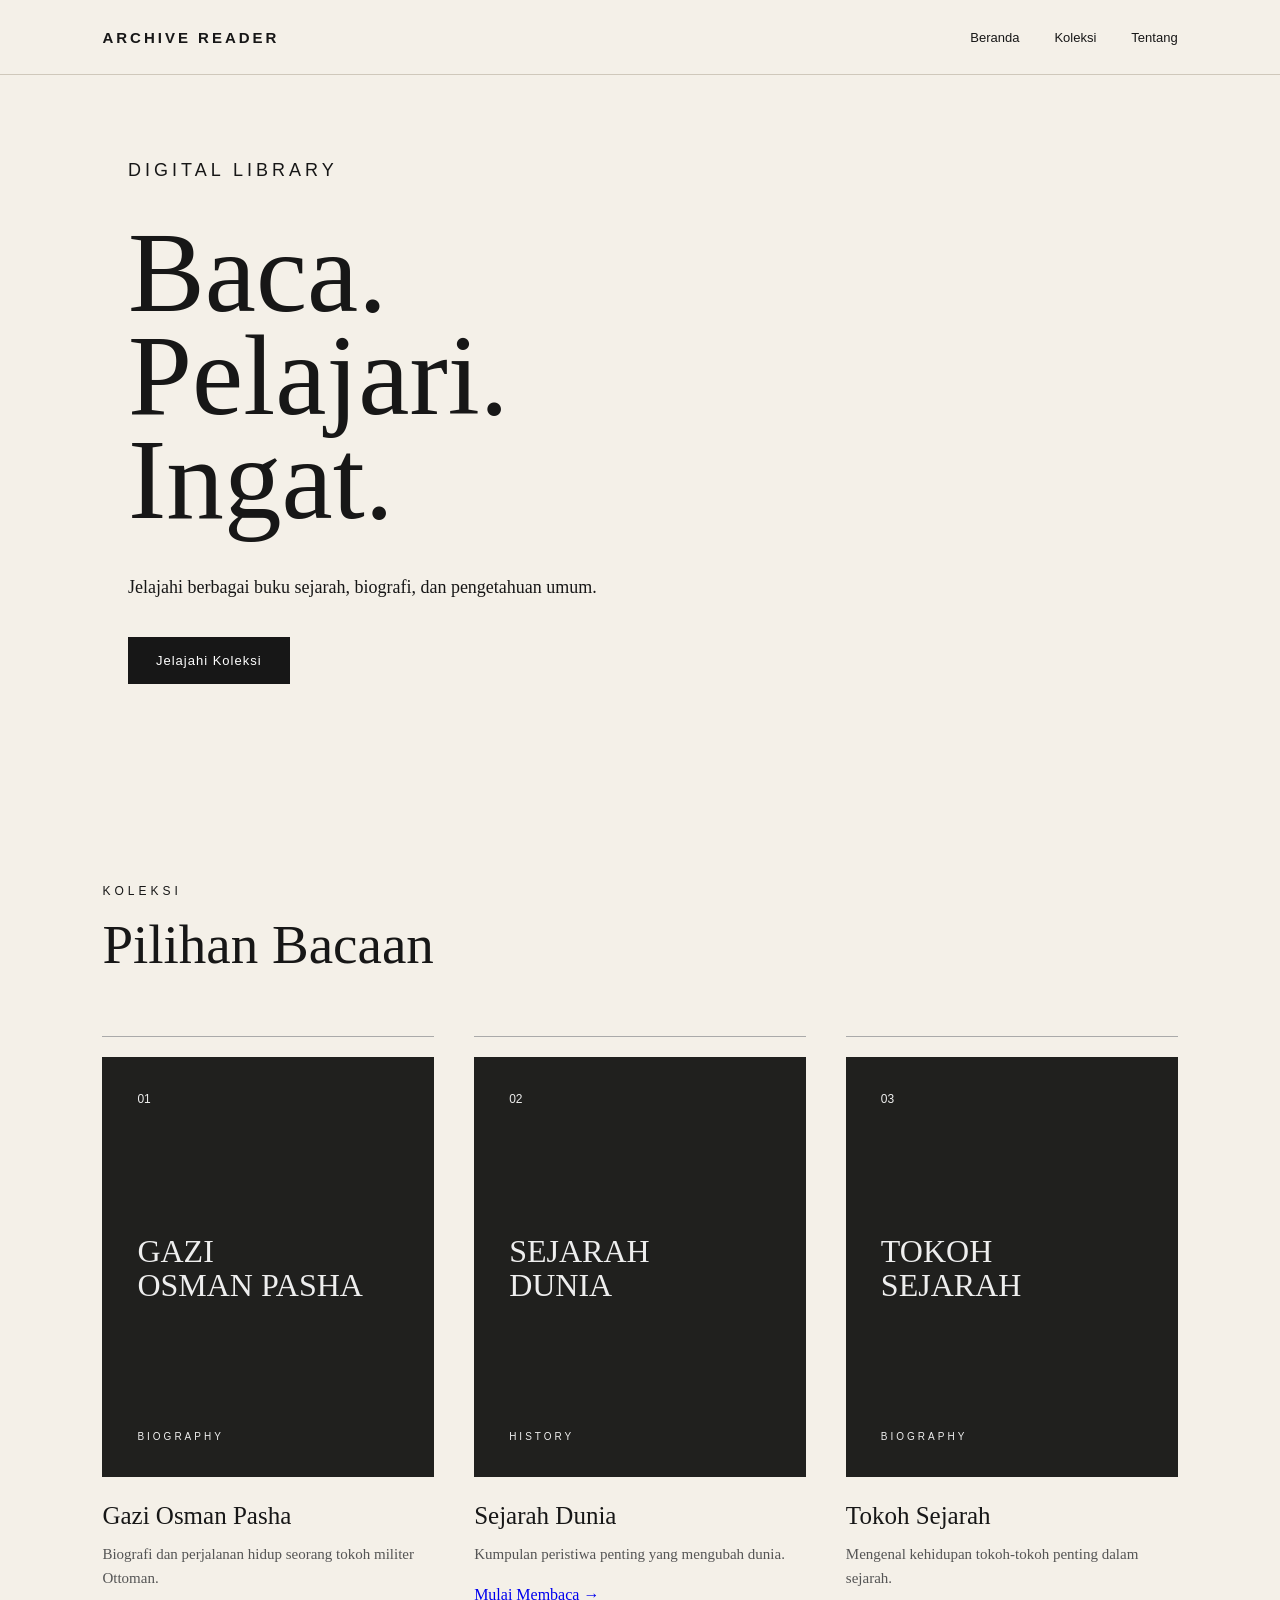
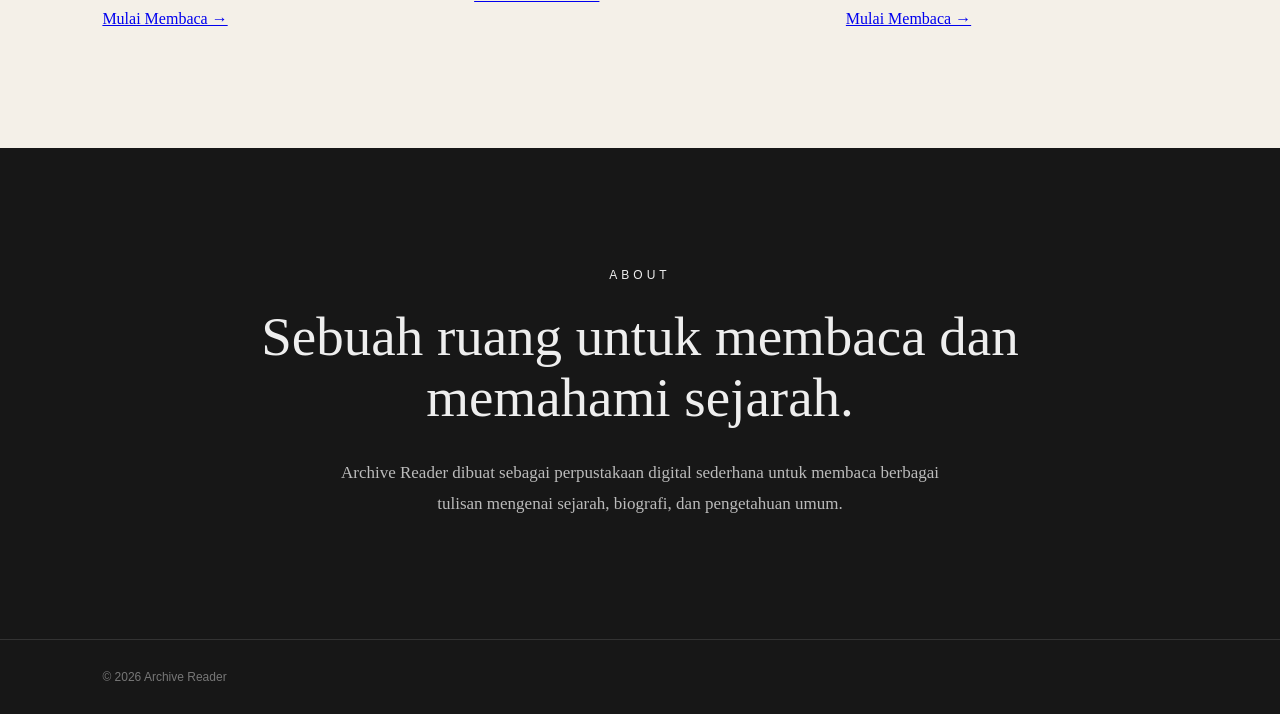
<file: index.html>
<!DOCTYPE html>
<html lang="id">

<head>
    <meta charset="UTF-8">

    <meta name="viewport" content="width=device-width, initial-scale=1.0">

    <title>Archive Reader</title>

    <link rel="stylesheet" href="style.css">
</head>

<body>

    <header class="navbar">

        <div class="logo">
            ARCHIVE READER
        </div>

        <nav>
            <a href="#home">Beranda</a>
            <a href="#collection">Koleksi</a>
            <a href="#about">Tentang</a>
        </nav>

    </header>


    <section class="hero" id="home">

        <div class="hero-content">

            <p class="small-title">
                DIGITAL LIBRARY
            </p>

            <h1>
                Baca.<br>
                Pelajari.<br>
                Ingat.
            </h1>

            <p>
                Jelajahi berbagai buku sejarah,
                biografi, dan pengetahuan umum.
            </p>

            <a href="#collection" class="button">
                Jelajahi Koleksi
            </a>

        </div>

    </section>


    <section class="collection" id="collection">

        <div class="section-title">

            <p>KOLEKSI</p>

            <h2>
                Pilihan Bacaan
            </h2>

        </div>


        <div class="books">

            <article class="book-card">

                <div class="book-cover">

                    <span>01</span>

                    <h3>
                        GAZI<br>
                        OSMAN PASHA
                    </h3>

                    <p>BIOGRAPHY</p>

                </div>


                <div class="book-info">

                    <h3>
                        Gazi Osman Pasha
                    </h3>

                    <p>
                        Biografi dan perjalanan hidup
                        seorang tokoh militer Ottoman.
                    </p>

                    <a href="books/buku1.html">
    Mulai Membaca →
</a>
                </div>

            </article>


            <article class="book-card">

                <div class="book-cover">

                    <span>02</span>

                    <h3>
                        SEJARAH<br>
                        DUNIA
                    </h3>

                    <p>HISTORY</p>

                </div>


                <div class="book-info">

                    <h3>
                        Sejarah Dunia
                    </h3>

                    <p>
                        Kumpulan peristiwa penting
                        yang mengubah dunia.
                    </p>

                    <a href="books/buku2.html">
    Mulai Membaca →
</a>

                </div>

            </article>


            <article class="book-card">

                <div class="book-cover">

                    <span>03</span>

                    <h3>
                        TOKOH<br>
                        SEJARAH
                    </h3>

                    <p>BIOGRAPHY</p>

                </div>


                <div class="book-info">

                    <h3>
                        Tokoh Sejarah
                    </h3>

                    <p>
                        Mengenal kehidupan tokoh-tokoh
                        penting dalam sejarah.
                    </p>

                    <a href="books/buku3.html">
    Mulai Membaca →
</a>

                </div>

            </article>

        </div>

    </section>


    <section class="about" id="about">

        <p class="small-title">
            ABOUT
        </p>

        <h2>
            Sebuah ruang untuk membaca
            dan memahami sejarah.
        </h2>

        <p>
            Archive Reader dibuat sebagai perpustakaan
            digital sederhana untuk membaca berbagai
            tulisan mengenai sejarah, biografi,
            dan pengetahuan umum.
        </p>

    </section>


    <footer>

        <p>
            © 2026 Archive Reader
        </p>

    </footer>


    <script src="script.js"></script>

</body>
</file>
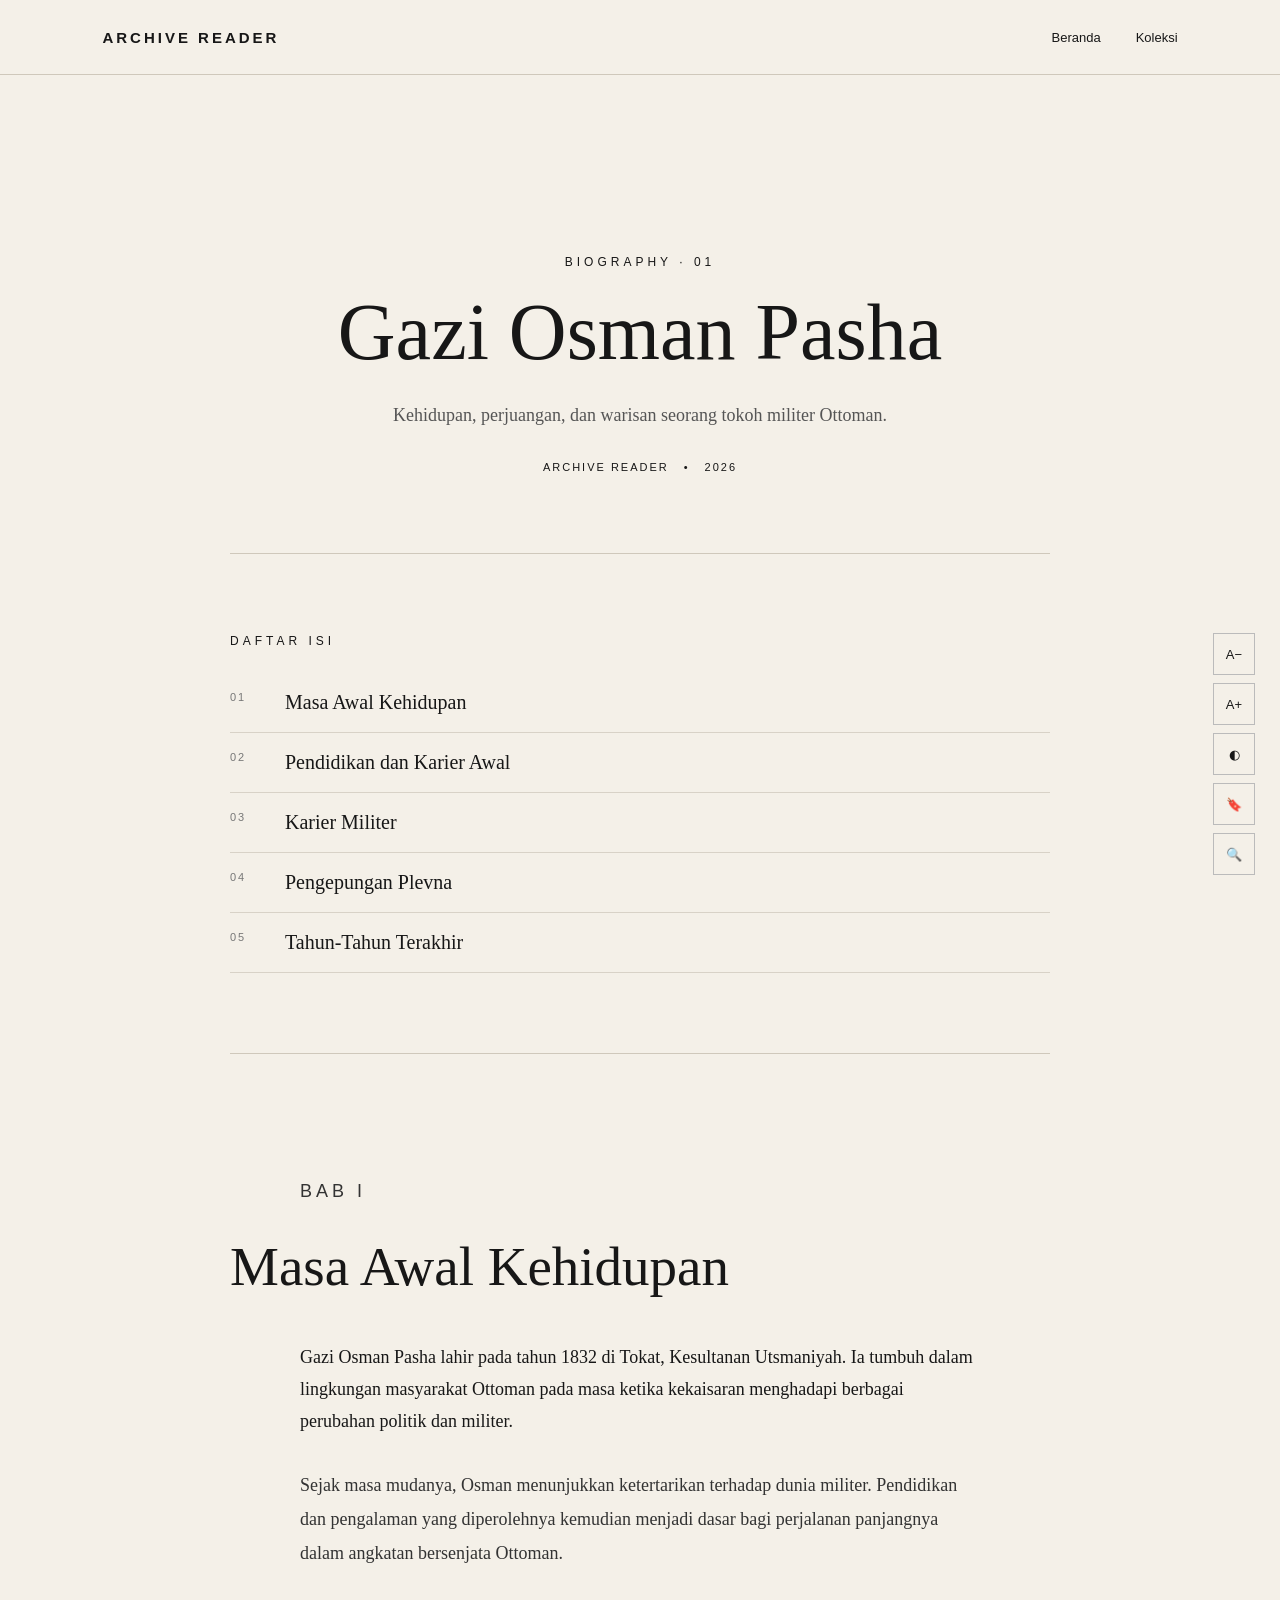
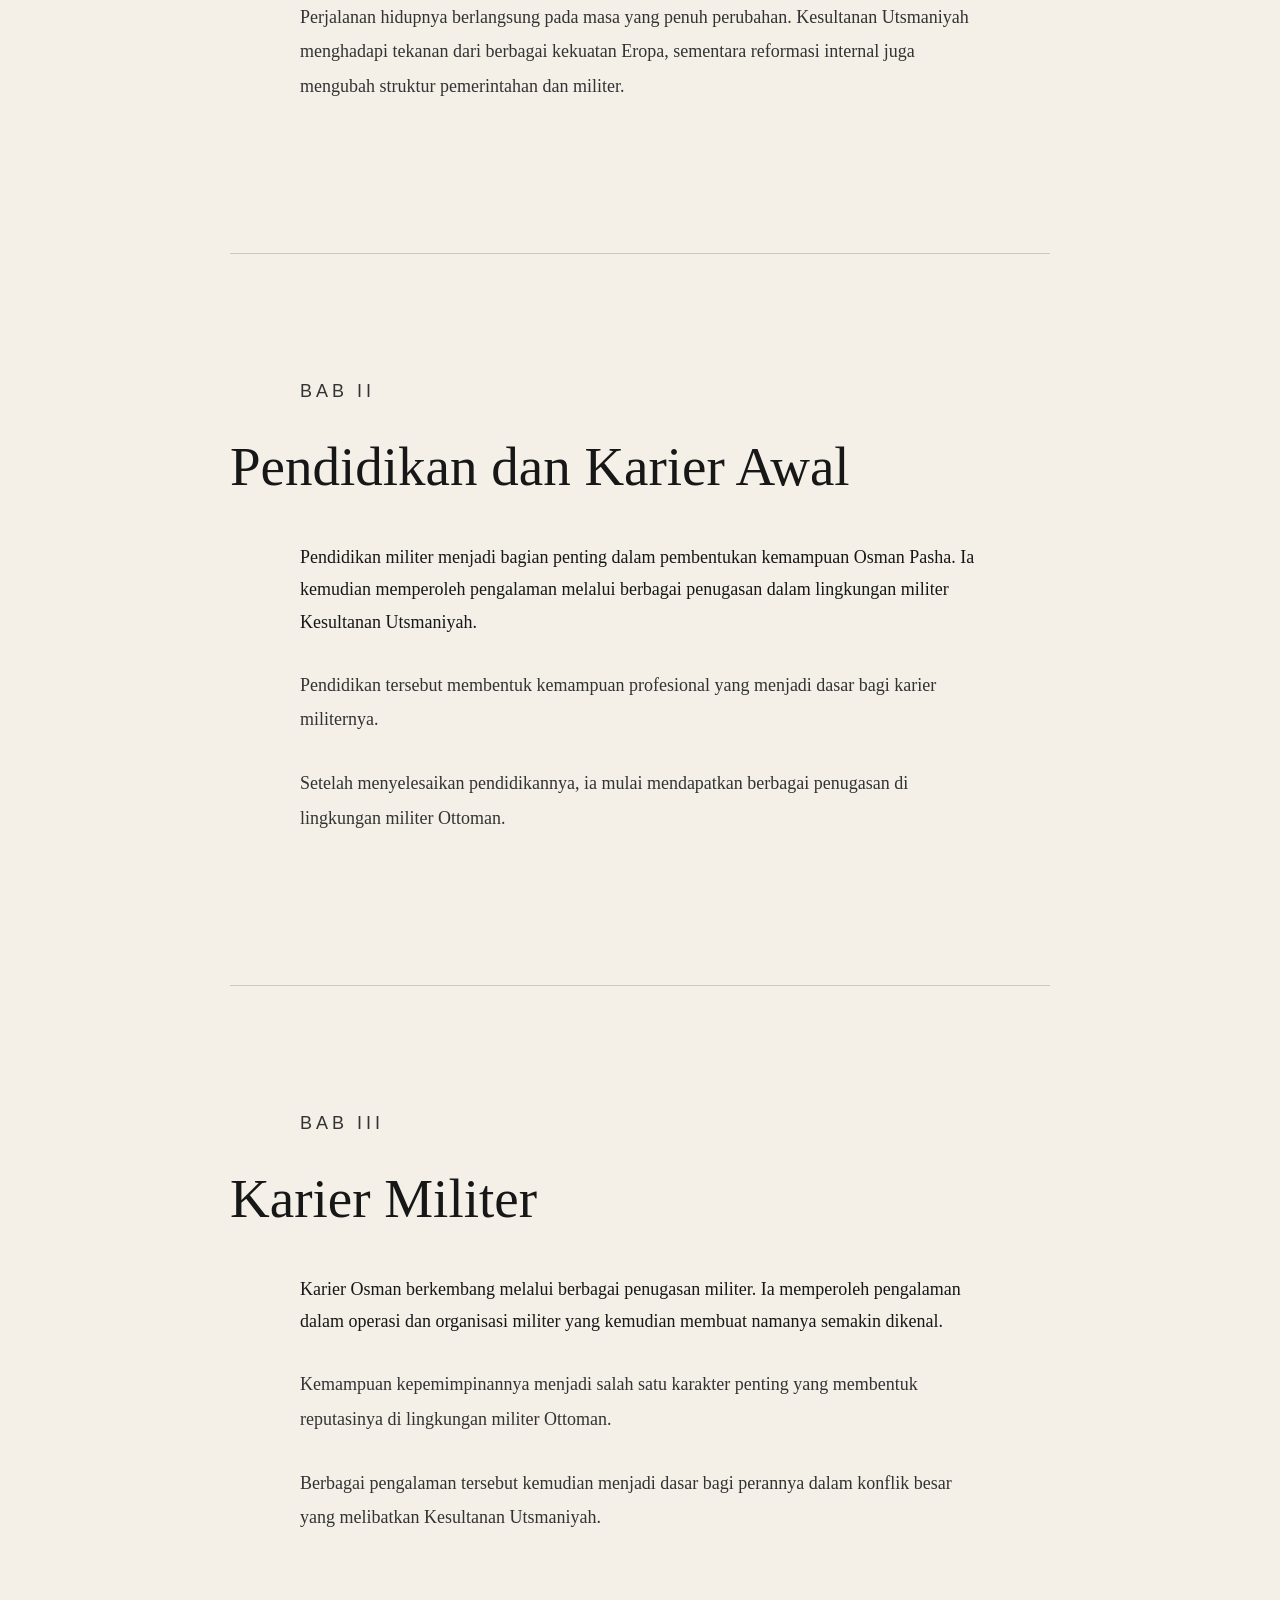
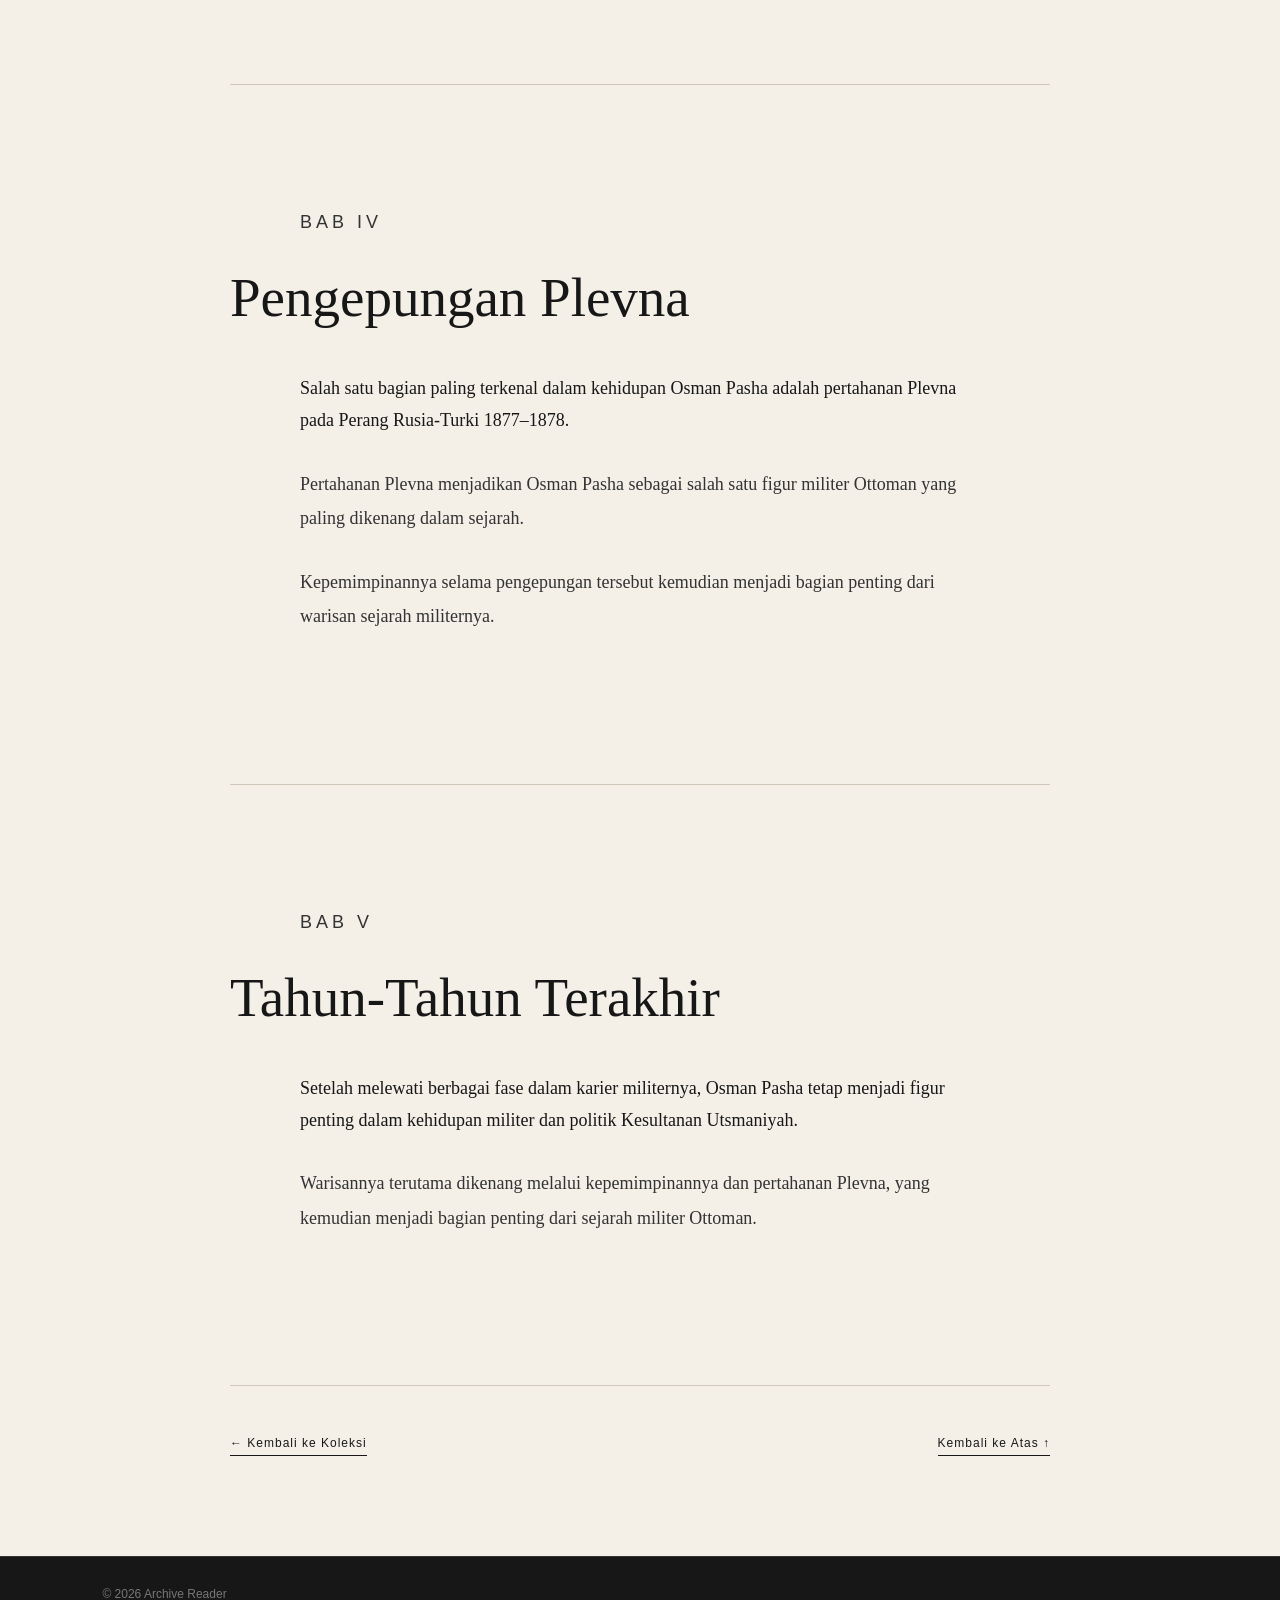
<file: buku1.html>
<!DOCTYPE html>
<html lang="id">

<head>
    <meta charset="UTF-8">

    <meta name="viewport" content="width=device-width, initial-scale=1.0">

    <title>Gazi Osman Pasha — Archive Reader</title>

    <link rel="stylesheet" href="../style.css">
</head>


<body>

    <!-- PROGRESS BAR -->

    <div class="reading-progress">
        <div id="progressBar"></div>
    </div>


    <!-- NAVBAR -->

    <header class="navbar">

        <div class="logo">
            ARCHIVE READER
        </div>

        <nav>
            <a href="../index.html">Beranda</a>
            <a href="../index.html#collection">Koleksi</a>
        </nav>

    </header>


    <!-- READER TOOLS -->

    <div class="reader-tools">

        <button id="decreaseFont" title="Perkecil teks">
            A−
        </button>

        <button id="increaseFont" title="Perbesar teks">
            A+
        </button>

        <button id="darkMode" title="Mode gelap">
            ◐
        </button>

        <button id="bookmarkBtn" title="Bookmark">
            🔖
        </button>

        <button id="searchBtn" title="Cari">
            🔍
        </button>

    </div>


    <!-- SEARCH -->

    <div class="search-box" id="searchBox">

        <input
            type="text"
            id="searchInput"
            placeholder="Cari dalam buku..."
        >

        <button id="closeSearch">
            ×
        </button>

    </div>


    <!-- READER -->

    <main class="reader">


        <!-- HEADER BUKU -->

        <section class="reader-header">

            <p class="small-title">
                BIOGRAPHY · 01
            </p>

            <h1>
                Gazi Osman Pasha
            </h1>

            <p class="reader-subtitle">
                Kehidupan, perjuangan, dan warisan
                seorang tokoh militer Ottoman.
            </p>

            <div class="reader-meta">

                <span>
                    ARCHIVE READER
                </span>

                <span>•</span>

                <span>
                    2026
                </span>

            </div>

        </section>


        <!-- DAFTAR ISI -->

        <section class="toc">

            <p class="small-title">
                DAFTAR ISI
            </p>


            <a href="#bab1">
                <span>01</span>
                Masa Awal Kehidupan
            </a>


            <a href="#bab2">
                <span>02</span>
                Pendidikan dan Karier Awal
            </a>


            <a href="#bab3">
                <span>03</span>
                Karier Militer
            </a>


            <a href="#bab4">
                <span>04</span>
                Pengepungan Plevna
            </a>


            <a href="#bab5">
                <span>05</span>
                Tahun-Tahun Terakhir
            </a>

        </section>


        <!-- ISI BUKU -->

        <div id="bookContent">


            <!-- BAB 1 -->

            <article class="chapter" id="bab1">

                <p class="chapter-number">
                    BAB I
                </p>

                <h2>
                    Masa Awal Kehidupan
                </h2>

                <p class="lead">
                    Gazi Osman Pasha lahir pada tahun 1832
                    di Tokat, Kesultanan Utsmaniyah.
                    Ia tumbuh dalam lingkungan masyarakat
                    Ottoman pada masa ketika kekaisaran
                    menghadapi berbagai perubahan politik
                    dan militer.
                </p>

                <p>
                    Sejak masa mudanya, Osman menunjukkan
                    ketertarikan terhadap dunia militer.
                    Pendidikan dan pengalaman yang diperolehnya
                    kemudian menjadi dasar bagi perjalanan
                    panjangnya dalam angkatan bersenjata
                    Ottoman.
                </p>

                <p>
                    Perjalanan hidupnya berlangsung pada masa
                    yang penuh perubahan. Kesultanan Utsmaniyah
                    menghadapi tekanan dari berbagai kekuatan
                    Eropa, sementara reformasi internal juga
                    mengubah struktur pemerintahan dan militer.
                </p>

            </article>


            <!-- BAB 2 -->

            <article class="chapter" id="bab2">

                <p class="chapter-number">
                    BAB II
                </p>

                <h2>
                    Pendidikan dan Karier Awal
                </h2>

                <p class="lead">
                    Pendidikan militer menjadi bagian penting
                    dalam pembentukan kemampuan Osman Pasha.
                    Ia kemudian memperoleh pengalaman melalui
                    berbagai penugasan dalam lingkungan militer
                    Kesultanan Utsmaniyah.
                </p>

                <p>
                    Pendidikan tersebut membentuk kemampuan
                    profesional yang menjadi dasar bagi karier
                    militernya.
                </p>

                <p>
                    Setelah menyelesaikan pendidikannya,
                    ia mulai mendapatkan berbagai penugasan
                    di lingkungan militer Ottoman.
                </p>

            </article>


            <!-- BAB 3 -->

            <article class="chapter" id="bab3">

                <p class="chapter-number">
                    BAB III
                </p>

                <h2>
                    Karier Militer
                </h2>

                <p class="lead">
                    Karier Osman berkembang melalui berbagai
                    penugasan militer. Ia memperoleh pengalaman
                    dalam operasi dan organisasi militer yang
                    kemudian membuat namanya semakin dikenal.
                </p>

                <p>
                    Kemampuan kepemimpinannya menjadi salah satu
                    karakter penting yang membentuk reputasinya
                    di lingkungan militer Ottoman.
                </p>

                <p>
                    Berbagai pengalaman tersebut kemudian
                    menjadi dasar bagi perannya dalam konflik
                    besar yang melibatkan Kesultanan Utsmaniyah.
                </p>

            </article>


            <!-- BAB 4 -->

            <article class="chapter" id="bab4">

                <p class="chapter-number">
                    BAB IV
                </p>

                <h2>
                    Pengepungan Plevna
                </h2>

                <p class="lead">
                    Salah satu bagian paling terkenal dalam
                    kehidupan Osman Pasha adalah pertahanan
                    Plevna pada Perang Rusia-Turki 1877–1878.
                </p>

                <p>
                    Pertahanan Plevna menjadikan Osman Pasha
                    sebagai salah satu figur militer Ottoman
                    yang paling dikenang dalam sejarah.
                </p>

                <p>
                    Kepemimpinannya selama pengepungan tersebut
                    kemudian menjadi bagian penting dari
                    warisan sejarah militernya.
                </p>

            </article>


            <!-- BAB 5 -->

            <article class="chapter" id="bab5">

                <p class="chapter-number">
                    BAB V
                </p>

                <h2>
                    Tahun-Tahun Terakhir
                </h2>

                <p class="lead">
                    Setelah melewati berbagai fase dalam
                    karier militernya, Osman Pasha tetap
                    menjadi figur penting dalam kehidupan
                    militer dan politik Kesultanan Utsmaniyah.
                </p>

                <p>
                    Warisannya terutama dikenang melalui
                    kepemimpinannya dan pertahanan Plevna,
                    yang kemudian menjadi bagian penting dari
                    sejarah militer Ottoman.
                </p>

            </article>


        </div>


        <!-- NAVIGASI -->

        <div class="reader-navigation">

            <a href="../index.html">
                ← Kembali ke Koleksi
            </a>

            <a href="#bab1">
                Kembali ke Atas ↑
            </a>

        </div>


    </main>


    <footer>

        <p>
            © 2026 Archive Reader
        </p>

    </footer>


    <script src="../script.js"></script>

</body>

</html>
</file>
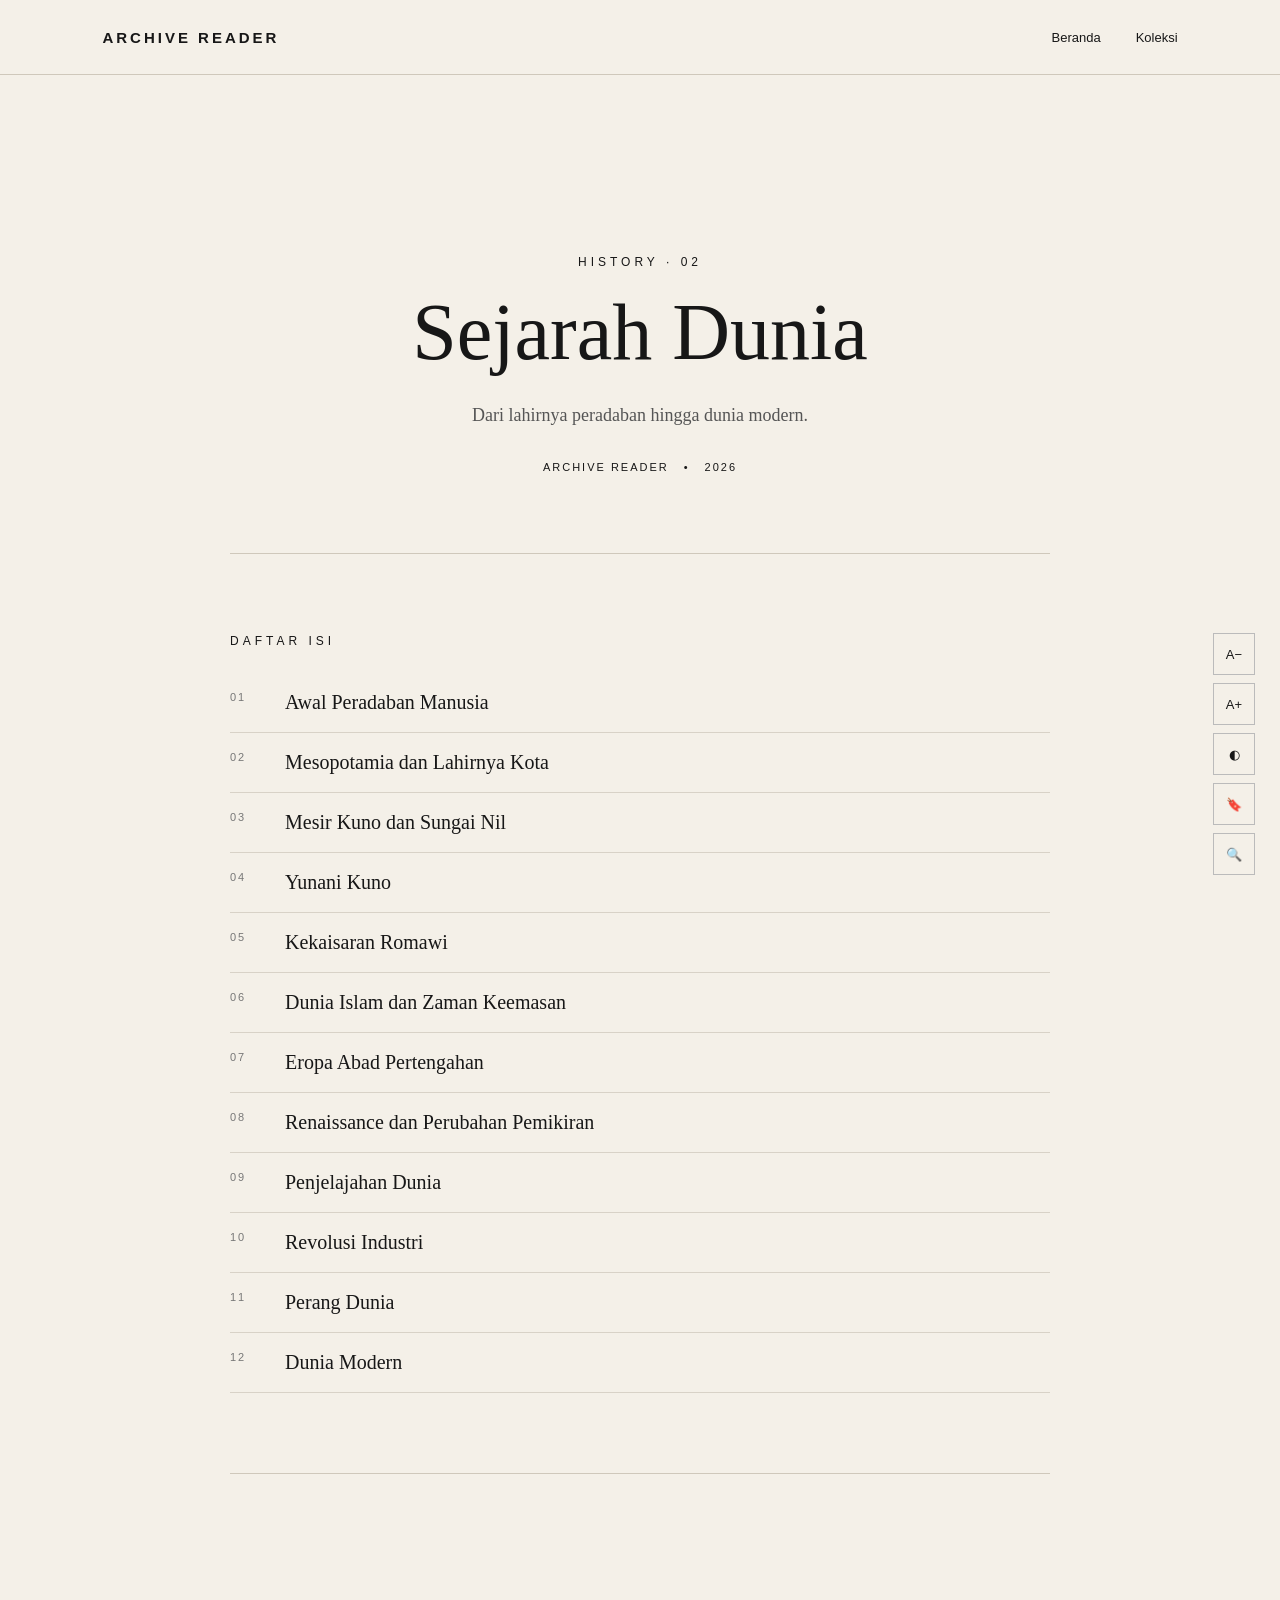
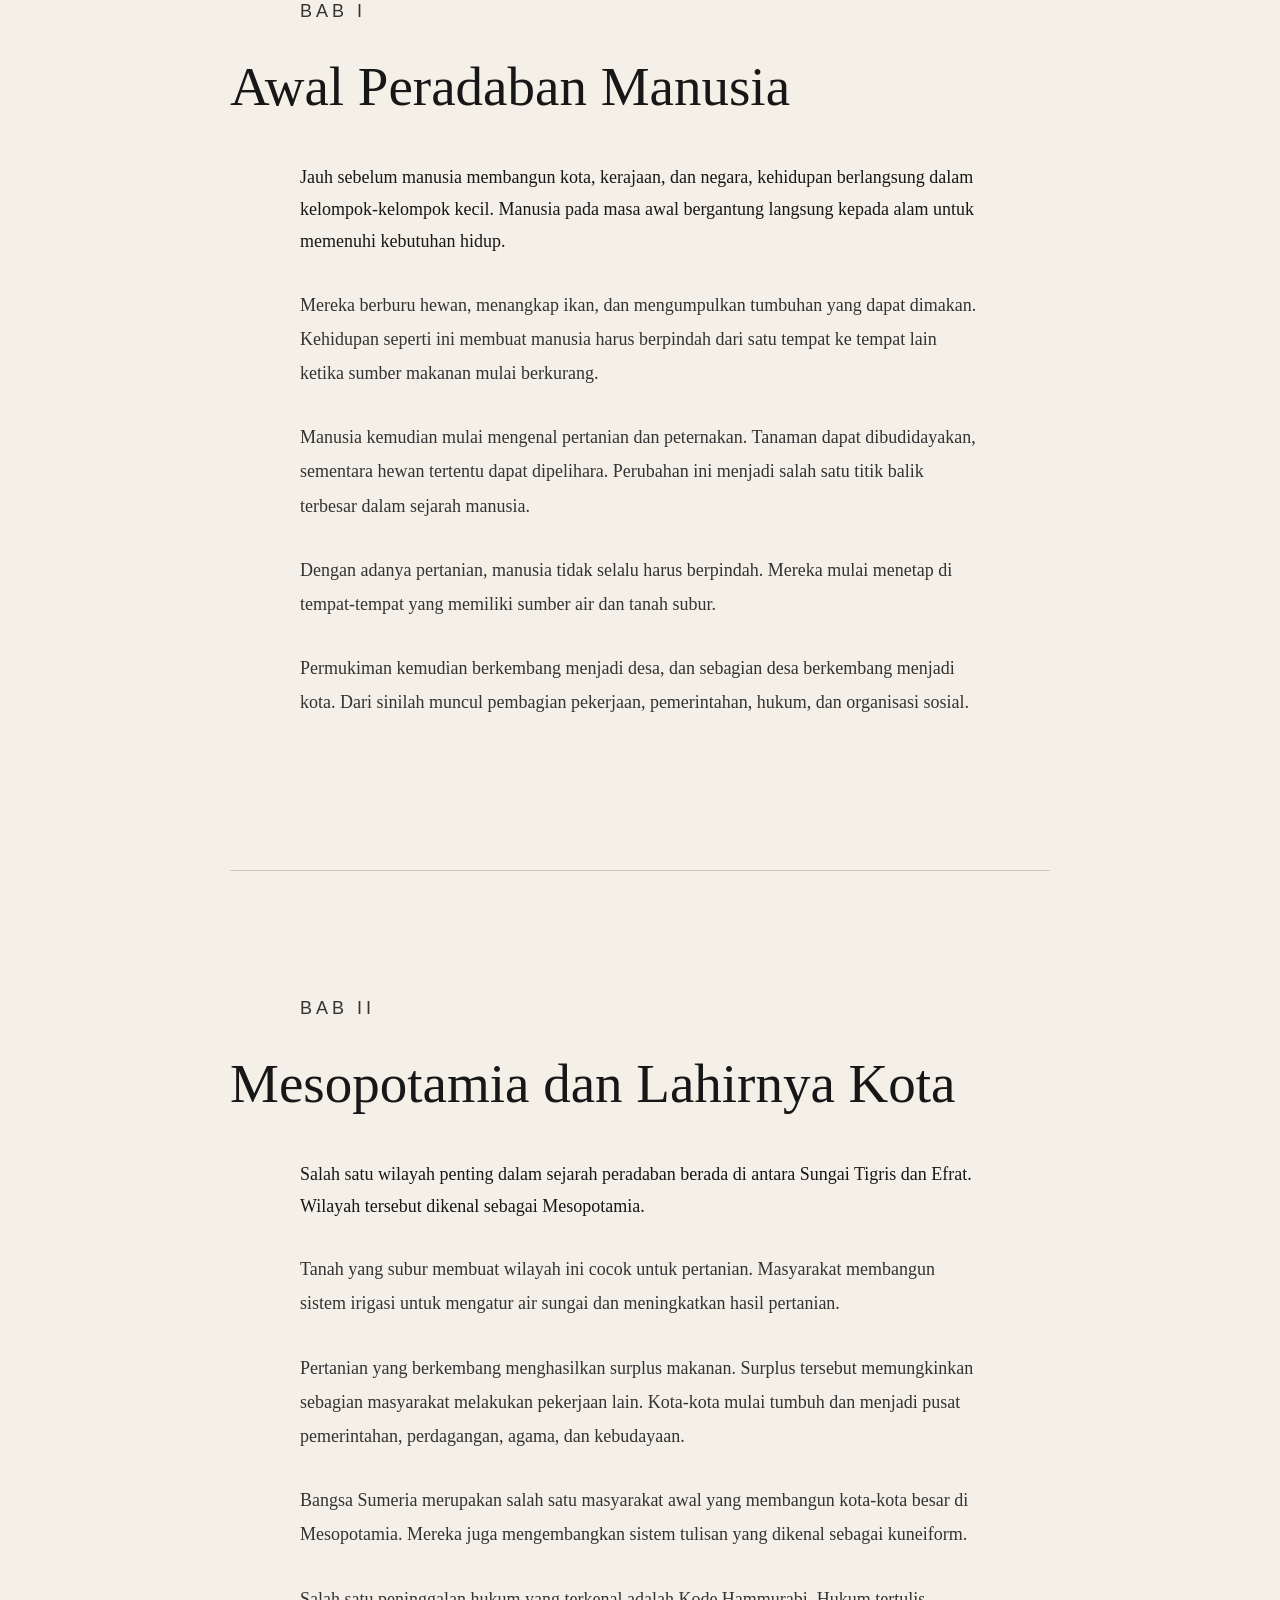
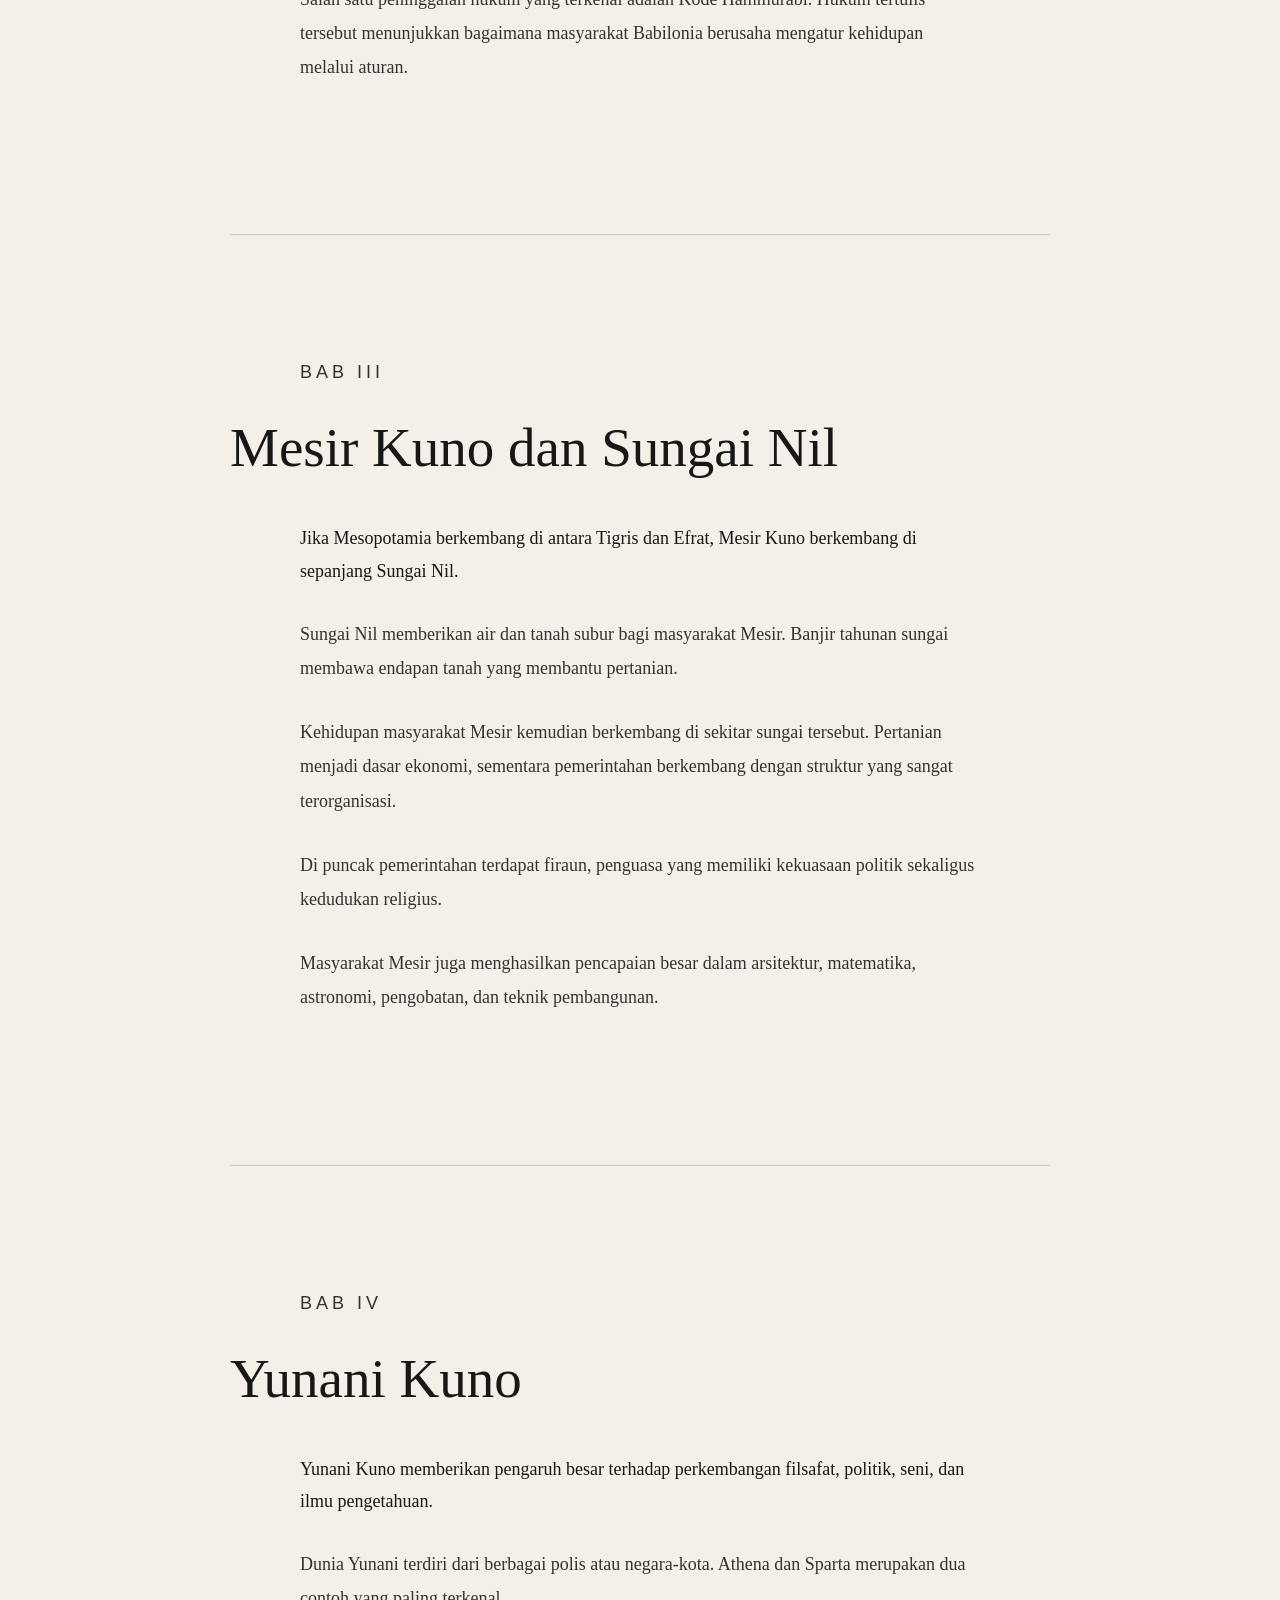
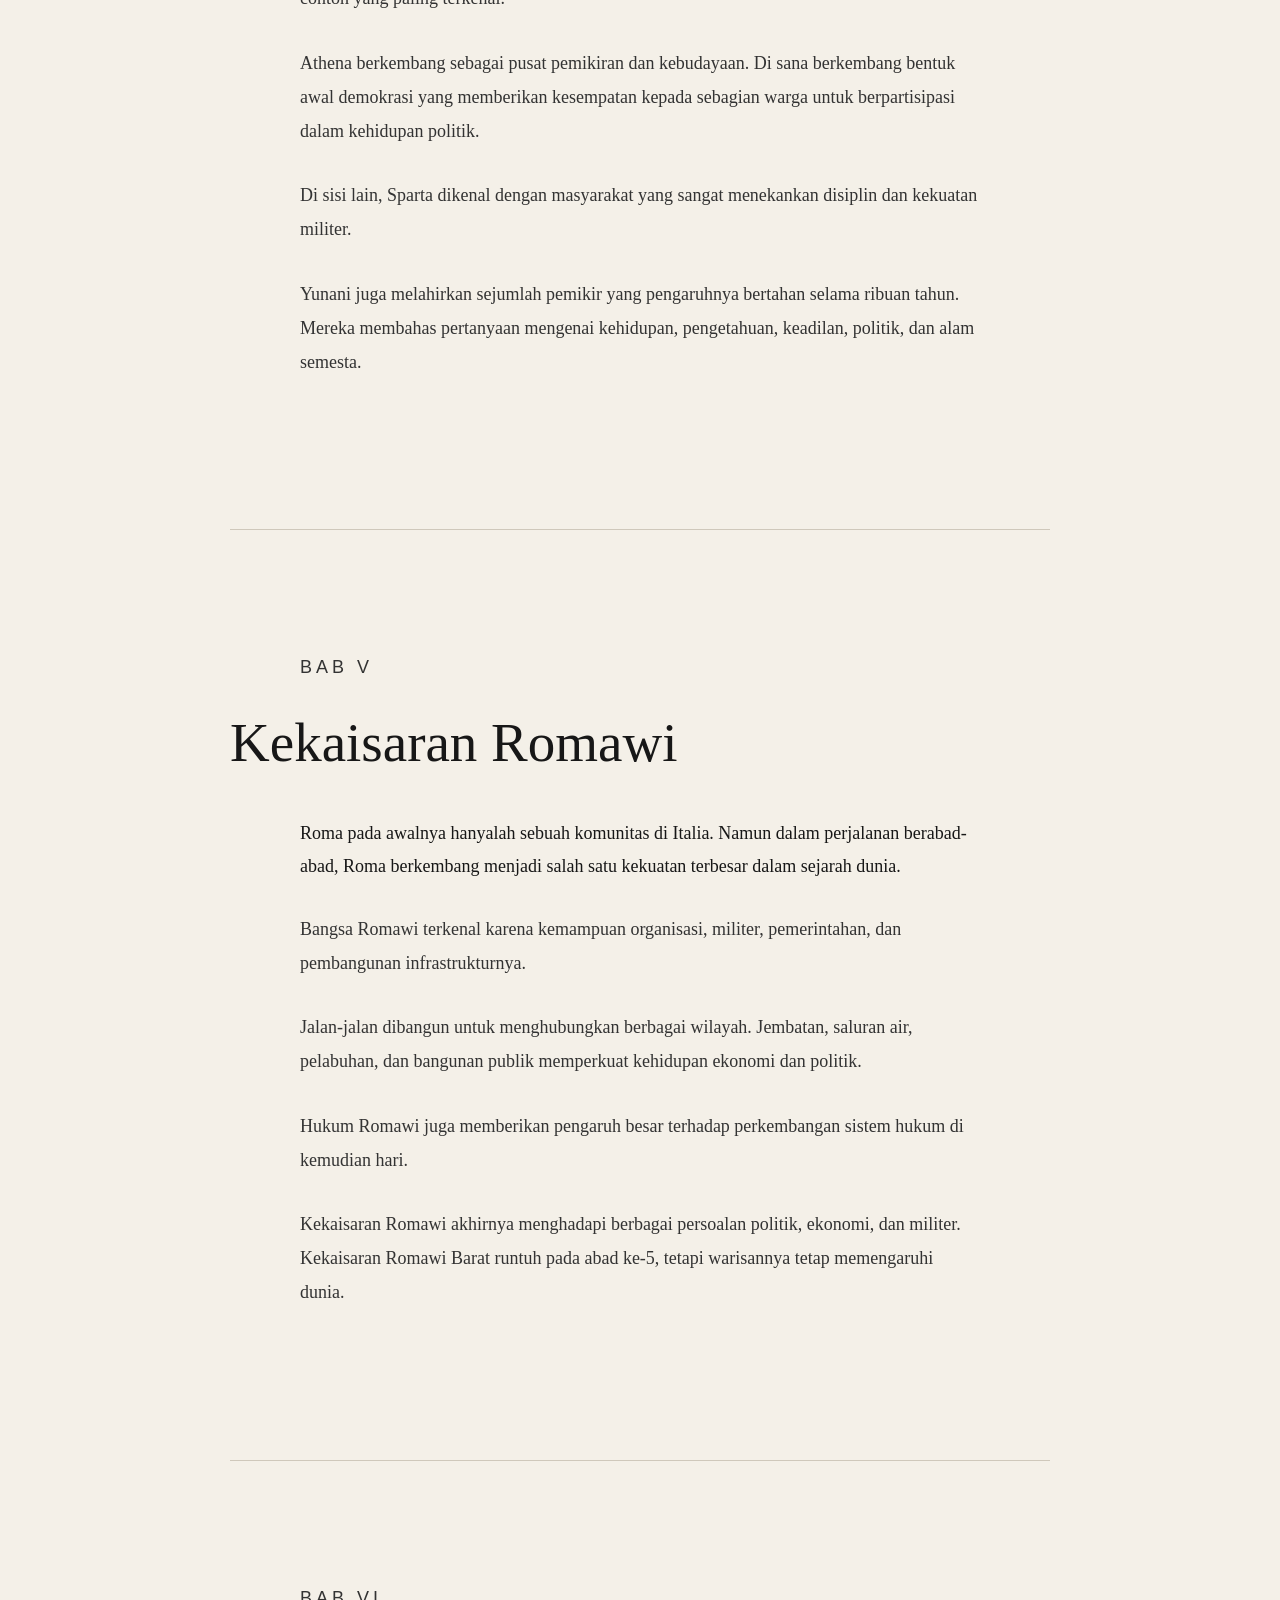
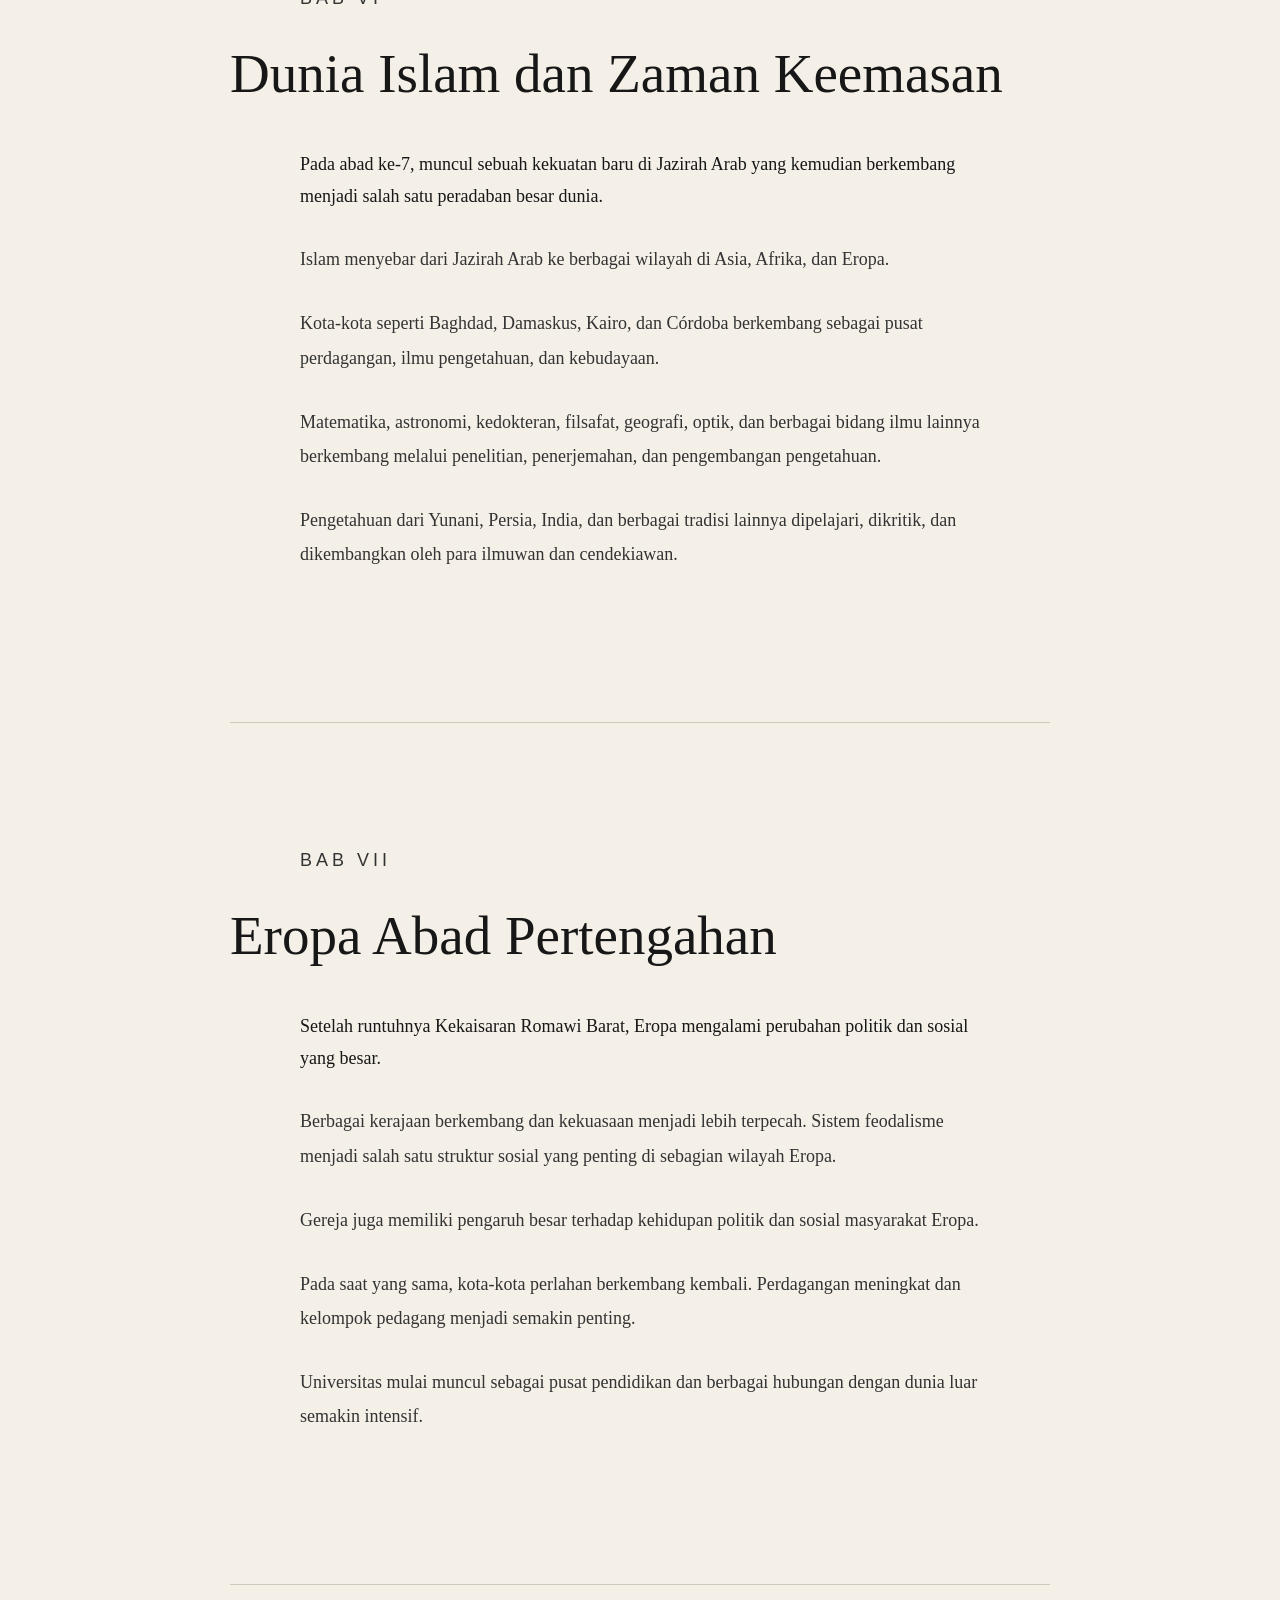
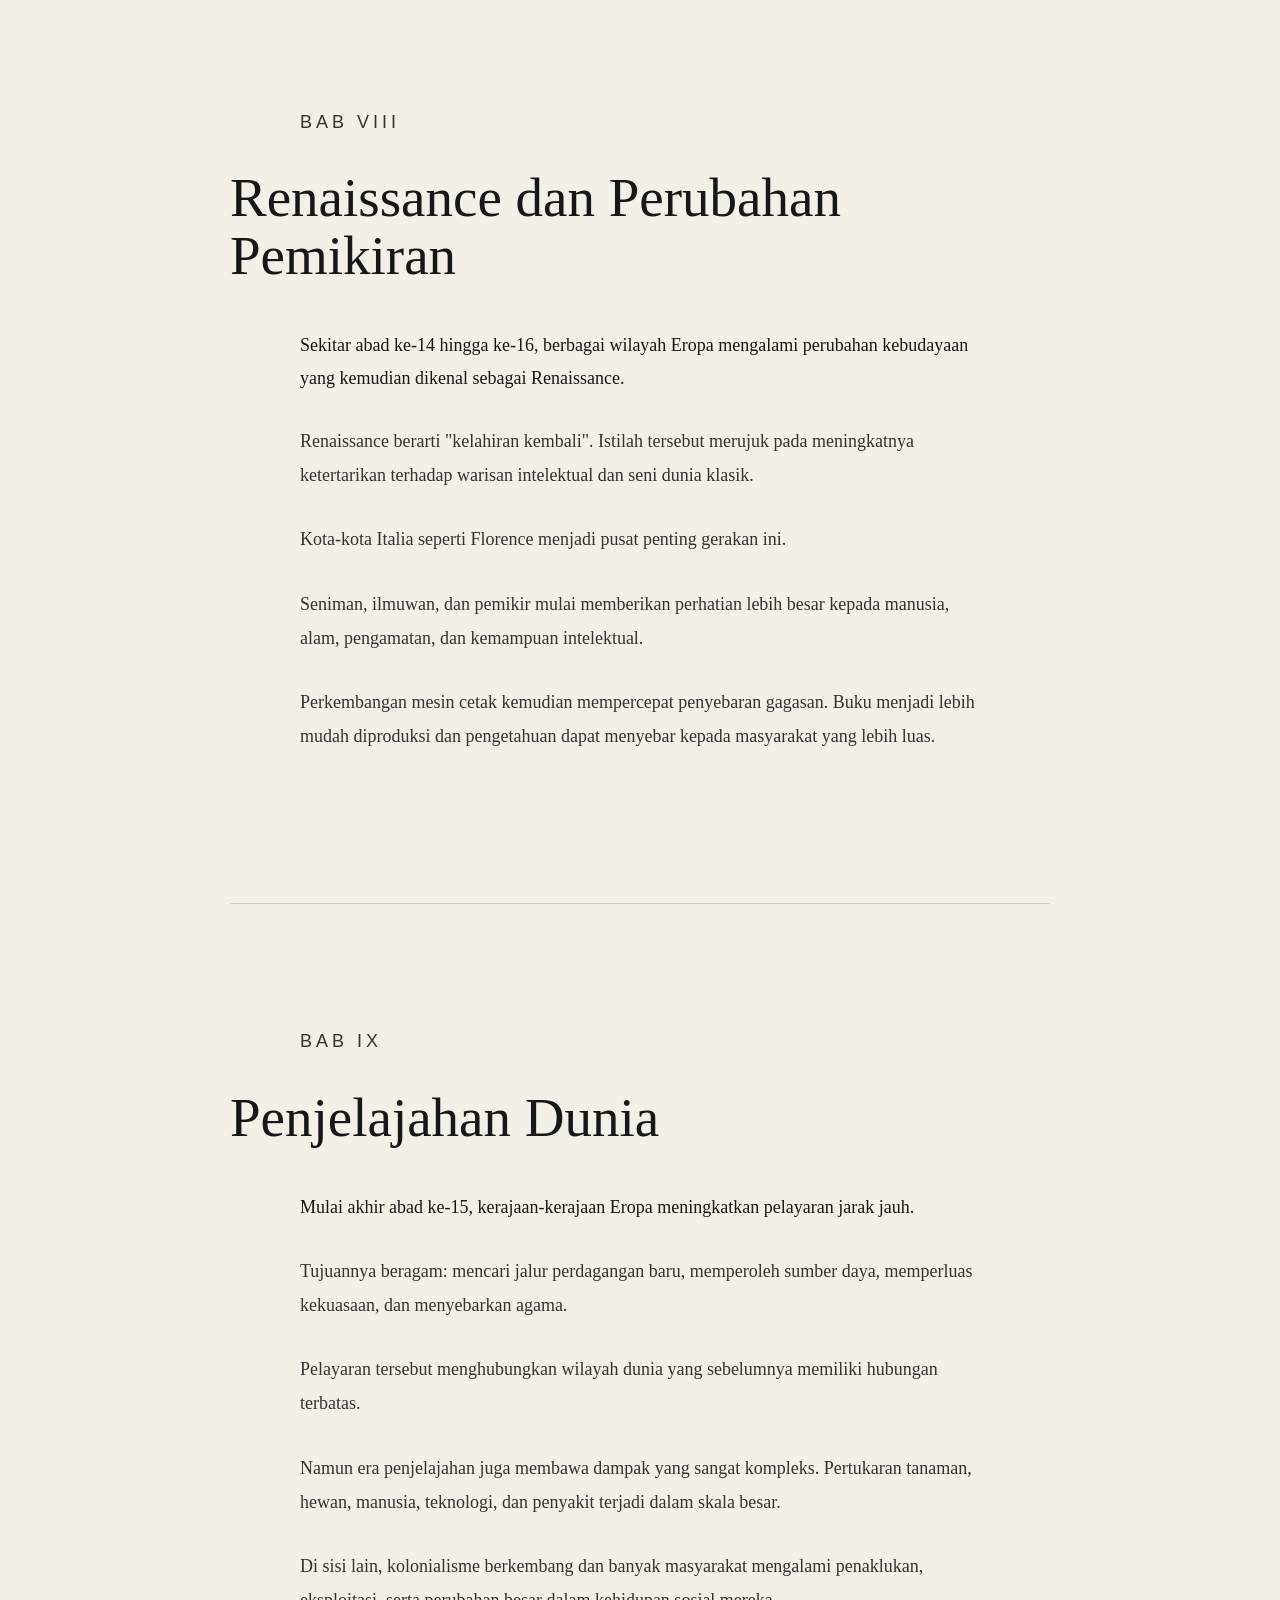
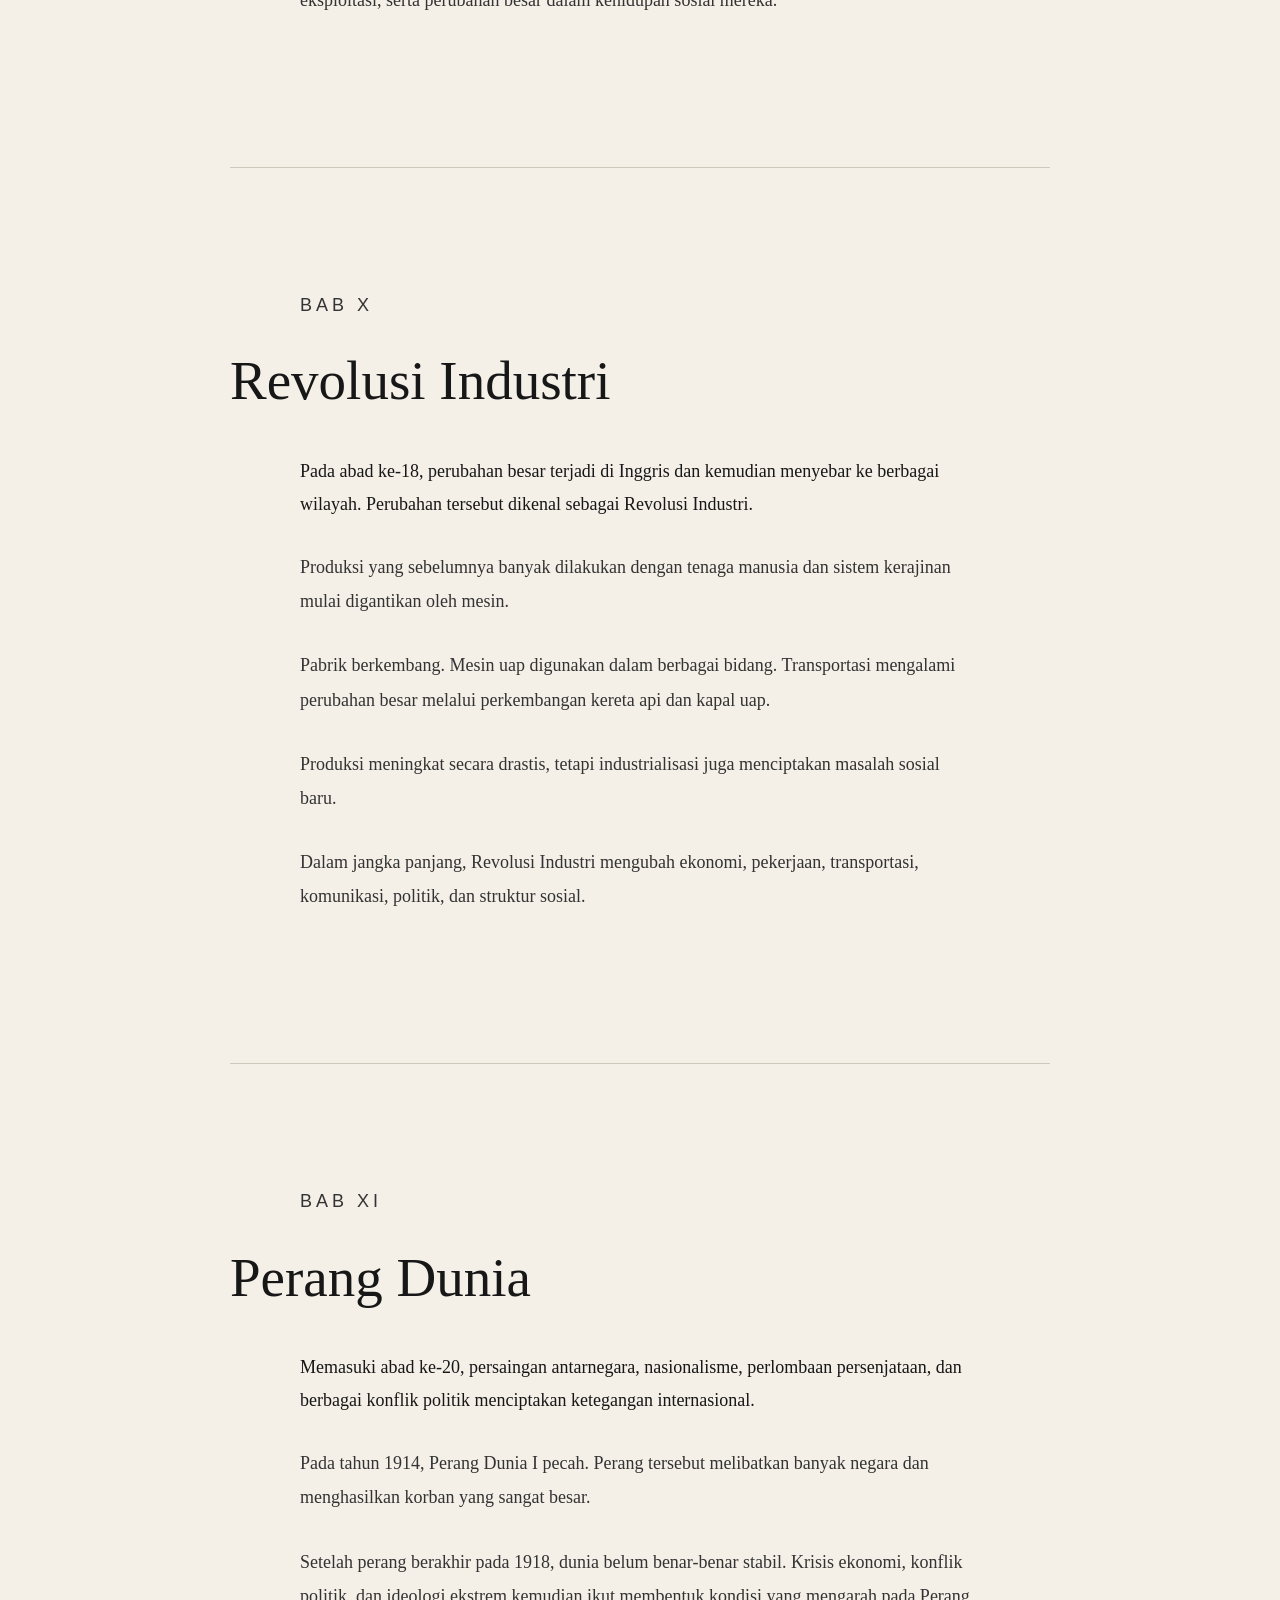
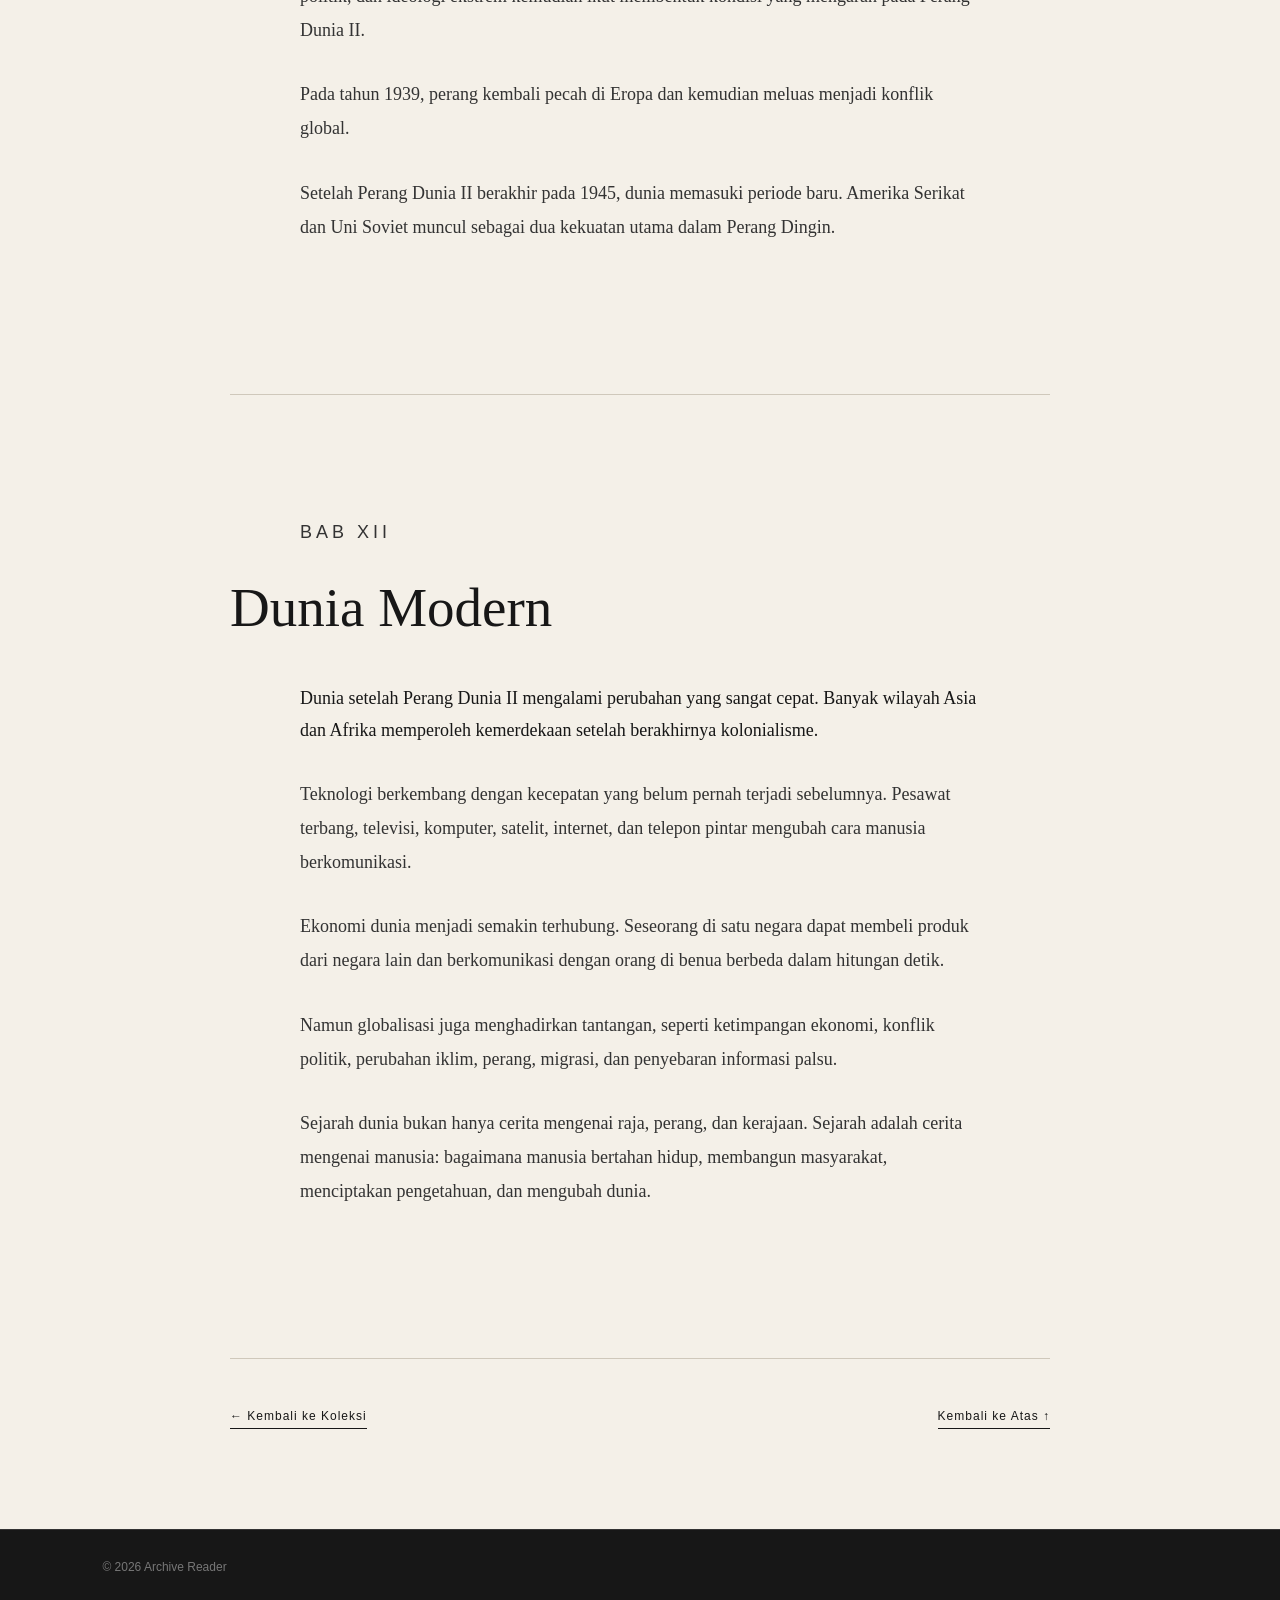
<file: buku2.html>
<!DOCTYPE html>
<html lang="id">

<head>
    <meta charset="UTF-8">

    <meta name="viewport" content="width=device-width, initial-scale=1.0">

    <title>Sejarah Dunia — Archive Reader</title>

    <link rel="stylesheet" href="../style.css">
</head>


<body>

    <!-- PROGRESS BAR -->

    <div class="reading-progress">
        <div id="progressBar"></div>
    </div>


    <!-- NAVBAR -->

    <header class="navbar">

        <div class="logo">
            ARCHIVE READER
        </div>

        <nav>

            <a href="../index.html">
                Beranda
            </a>

            <a href="../index.html#collection">
                Koleksi
            </a>

        </nav>

    </header>


    <!-- READER TOOLS -->

    <div class="reader-tools">

        <button id="decreaseFont" title="Perkecil teks">
            A−
        </button>

        <button id="increaseFont" title="Perbesar teks">
            A+
        </button>

        <button id="darkMode" title="Mode gelap">
            ◐
        </button>

        <button id="bookmarkBtn" title="Bookmark">
            🔖
        </button>

        <button id="searchBtn" title="Cari">
            🔍
        </button>

    </div>


    <!-- SEARCH -->

    <div class="search-box" id="searchBox">

        <input
            type="text"
            id="searchInput"
            placeholder="Cari dalam buku..."
        >

        <button id="closeSearch">
            ×
        </button>

    </div>


    <!-- READER -->

    <main class="reader">


        <!-- HEADER BUKU -->

        <section class="reader-header">

            <p class="small-title">
                HISTORY · 02
            </p>

            <h1>
                Sejarah Dunia
            </h1>

            <p class="reader-subtitle">
                Dari lahirnya peradaban hingga dunia modern.
            </p>

            <div class="reader-meta">

                <span>
                    ARCHIVE READER
                </span>

                <span>
                    •
                </span>

                <span>
                    2026
                </span>

            </div>

        </section>


        <!-- DAFTAR ISI -->

        <section class="toc">

            <p class="small-title">
                DAFTAR ISI
            </p>


            <a href="#bab1">
                <span>01</span>
                Awal Peradaban Manusia
            </a>


            <a href="#bab2">
                <span>02</span>
                Mesopotamia dan Lahirnya Kota
            </a>


            <a href="#bab3">
                <span>03</span>
                Mesir Kuno dan Sungai Nil
            </a>


            <a href="#bab4">
                <span>04</span>
                Yunani Kuno
            </a>


            <a href="#bab5">
                <span>05</span>
                Kekaisaran Romawi
            </a>


            <a href="#bab6">
                <span>06</span>
                Dunia Islam dan Zaman Keemasan
            </a>


            <a href="#bab7">
                <span>07</span>
                Eropa Abad Pertengahan
            </a>


            <a href="#bab8">
                <span>08</span>
                Renaissance dan Perubahan Pemikiran
            </a>


            <a href="#bab9">
                <span>09</span>
                Penjelajahan Dunia
            </a>


            <a href="#bab10">
                <span>10</span>
                Revolusi Industri
            </a>


            <a href="#bab11">
                <span>11</span>
                Perang Dunia
            </a>


            <a href="#bab12">
                <span>12</span>
                Dunia Modern
            </a>

        </section>


        <!-- ISI BUKU -->

        <div id="bookContent">


            <!-- BAB 1 -->

            <article class="chapter" id="bab1">

                <p class="chapter-number">
                    BAB I
                </p>

                <h2>
                    Awal Peradaban Manusia
                </h2>

                <p class="lead">
                    Jauh sebelum manusia membangun kota,
                    kerajaan, dan negara, kehidupan berlangsung
                    dalam kelompok-kelompok kecil. Manusia pada
                    masa awal bergantung langsung kepada alam
                    untuk memenuhi kebutuhan hidup.
                </p>

                <p>
                    Mereka berburu hewan, menangkap ikan,
                    dan mengumpulkan tumbuhan yang dapat
                    dimakan. Kehidupan seperti ini membuat
                    manusia harus berpindah dari satu tempat
                    ke tempat lain ketika sumber makanan
                    mulai berkurang.
                </p>

                <p>
                    Manusia kemudian mulai mengenal pertanian
                    dan peternakan. Tanaman dapat dibudidayakan,
                    sementara hewan tertentu dapat dipelihara.
                    Perubahan ini menjadi salah satu titik balik
                    terbesar dalam sejarah manusia.
                </p>

                <p>
                    Dengan adanya pertanian, manusia tidak selalu
                    harus berpindah. Mereka mulai menetap di
                    tempat-tempat yang memiliki sumber air dan
                    tanah subur.
                </p>

                <p>
                    Permukiman kemudian berkembang menjadi desa,
                    dan sebagian desa berkembang menjadi kota.
                    Dari sinilah muncul pembagian pekerjaan,
                    pemerintahan, hukum, dan organisasi sosial.
                </p>

            </article>


            <!-- BAB 2 -->

            <article class="chapter" id="bab2">

                <p class="chapter-number">
                    BAB II
                </p>

                <h2>
                    Mesopotamia dan Lahirnya Kota
                </h2>

                <p class="lead">
                    Salah satu wilayah penting dalam sejarah
                    peradaban berada di antara Sungai Tigris
                    dan Efrat. Wilayah tersebut dikenal sebagai
                    Mesopotamia.
                </p>

                <p>
                    Tanah yang subur membuat wilayah ini cocok
                    untuk pertanian. Masyarakat membangun sistem
                    irigasi untuk mengatur air sungai dan
                    meningkatkan hasil pertanian.
                </p>

                <p>
                    Pertanian yang berkembang menghasilkan
                    surplus makanan. Surplus tersebut memungkinkan
                    sebagian masyarakat melakukan pekerjaan lain.
                    Kota-kota mulai tumbuh dan menjadi pusat
                    pemerintahan, perdagangan, agama, dan
                    kebudayaan.
                </p>

                <p>
                    Bangsa Sumeria merupakan salah satu masyarakat
                    awal yang membangun kota-kota besar di
                    Mesopotamia. Mereka juga mengembangkan sistem
                    tulisan yang dikenal sebagai kuneiform.
                </p>

                <p>
                    Salah satu peninggalan hukum yang terkenal
                    adalah Kode Hammurabi. Hukum tertulis tersebut
                    menunjukkan bagaimana masyarakat Babilonia
                    berusaha mengatur kehidupan melalui aturan.
                </p>

            </article>


            <!-- BAB 3 -->

            <article class="chapter" id="bab3">

                <p class="chapter-number">
                    BAB III
                </p>

                <h2>
                    Mesir Kuno dan Sungai Nil
                </h2>

                <p class="lead">
                    Jika Mesopotamia berkembang di antara Tigris
                    dan Efrat, Mesir Kuno berkembang di sepanjang
                    Sungai Nil.
                </p>

                <p>
                    Sungai Nil memberikan air dan tanah subur
                    bagi masyarakat Mesir. Banjir tahunan sungai
                    membawa endapan tanah yang membantu pertanian.
                </p>

                <p>
                    Kehidupan masyarakat Mesir kemudian berkembang
                    di sekitar sungai tersebut. Pertanian menjadi
                    dasar ekonomi, sementara pemerintahan berkembang
                    dengan struktur yang sangat terorganisasi.
                </p>

                <p>
                    Di puncak pemerintahan terdapat firaun,
                    penguasa yang memiliki kekuasaan politik
                    sekaligus kedudukan religius.
                </p>

                <p>
                    Masyarakat Mesir juga menghasilkan pencapaian
                    besar dalam arsitektur, matematika, astronomi,
                    pengobatan, dan teknik pembangunan.
                </p>

            </article>


            <!-- BAB 4 -->

            <article class="chapter" id="bab4">

                <p class="chapter-number">
                    BAB IV
                </p>

                <h2>
                    Yunani Kuno
                </h2>

                <p class="lead">
                    Yunani Kuno memberikan pengaruh besar terhadap
                    perkembangan filsafat, politik, seni, dan ilmu
                    pengetahuan.
                </p>

                <p>
                    Dunia Yunani terdiri dari berbagai polis
                    atau negara-kota. Athena dan Sparta merupakan
                    dua contoh yang paling terkenal.
                </p>

                <p>
                    Athena berkembang sebagai pusat pemikiran
                    dan kebudayaan. Di sana berkembang bentuk
                    awal demokrasi yang memberikan kesempatan
                    kepada sebagian warga untuk berpartisipasi
                    dalam kehidupan politik.
                </p>

                <p>
                    Di sisi lain, Sparta dikenal dengan masyarakat
                    yang sangat menekankan disiplin dan kekuatan
                    militer.
                </p>

                <p>
                    Yunani juga melahirkan sejumlah pemikir yang
                    pengaruhnya bertahan selama ribuan tahun.
                    Mereka membahas pertanyaan mengenai kehidupan,
                    pengetahuan, keadilan, politik, dan alam semesta.
                </p>

            </article>


            <!-- BAB 5 -->

            <article class="chapter" id="bab5">

                <p class="chapter-number">
                    BAB V
                </p>

                <h2>
                    Kekaisaran Romawi
                </h2>

                <p class="lead">
                    Roma pada awalnya hanyalah sebuah komunitas
                    di Italia. Namun dalam perjalanan berabad-abad,
                    Roma berkembang menjadi salah satu kekuatan
                    terbesar dalam sejarah dunia.
                </p>

                <p>
                    Bangsa Romawi terkenal karena kemampuan
                    organisasi, militer, pemerintahan, dan
                    pembangunan infrastrukturnya.
                </p>

                <p>
                    Jalan-jalan dibangun untuk menghubungkan
                    berbagai wilayah. Jembatan, saluran air,
                    pelabuhan, dan bangunan publik memperkuat
                    kehidupan ekonomi dan politik.
                </p>

                <p>
                    Hukum Romawi juga memberikan pengaruh besar
                    terhadap perkembangan sistem hukum di kemudian
                    hari.
                </p>

                <p>
                    Kekaisaran Romawi akhirnya menghadapi berbagai
                    persoalan politik, ekonomi, dan militer.
                    Kekaisaran Romawi Barat runtuh pada abad ke-5,
                    tetapi warisannya tetap memengaruhi dunia.
                </p>

            </article>


            <!-- BAB 6 -->

            <article class="chapter" id="bab6">

                <p class="chapter-number">
                    BAB VI
                </p>

                <h2>
                    Dunia Islam dan Zaman Keemasan
                </h2>

                <p class="lead">
                    Pada abad ke-7, muncul sebuah kekuatan baru
                    di Jazirah Arab yang kemudian berkembang
                    menjadi salah satu peradaban besar dunia.
                </p>

                <p>
                    Islam menyebar dari Jazirah Arab ke berbagai
                    wilayah di Asia, Afrika, dan Eropa.
                </p>

                <p>
                    Kota-kota seperti Baghdad, Damaskus, Kairo,
                    dan Córdoba berkembang sebagai pusat perdagangan,
                    ilmu pengetahuan, dan kebudayaan.
                </p>

                <p>
                    Matematika, astronomi, kedokteran, filsafat,
                    geografi, optik, dan berbagai bidang ilmu
                    lainnya berkembang melalui penelitian,
                    penerjemahan, dan pengembangan pengetahuan.
                </p>

                <p>
                    Pengetahuan dari Yunani, Persia, India,
                    dan berbagai tradisi lainnya dipelajari,
                    dikritik, dan dikembangkan oleh para ilmuwan
                    dan cendekiawan.
                </p>

            </article>


            <!-- BAB 7 -->

            <article class="chapter" id="bab7">

                <p class="chapter-number">
                    BAB VII
                </p>

                <h2>
                    Eropa Abad Pertengahan
                </h2>

                <p class="lead">
                    Setelah runtuhnya Kekaisaran Romawi Barat,
                    Eropa mengalami perubahan politik dan sosial
                    yang besar.
                </p>

                <p>
                    Berbagai kerajaan berkembang dan kekuasaan
                    menjadi lebih terpecah. Sistem feodalisme
                    menjadi salah satu struktur sosial yang
                    penting di sebagian wilayah Eropa.
                </p>

                <p>
                    Gereja juga memiliki pengaruh besar terhadap
                    kehidupan politik dan sosial masyarakat Eropa.
                </p>

                <p>
                    Pada saat yang sama, kota-kota perlahan
                    berkembang kembali. Perdagangan meningkat
                    dan kelompok pedagang menjadi semakin penting.
                </p>

                <p>
                    Universitas mulai muncul sebagai pusat
                    pendidikan dan berbagai hubungan dengan
                    dunia luar semakin intensif.
                </p>

            </article>


            <!-- BAB 8 -->

            <article class="chapter" id="bab8">

                <p class="chapter-number">
                    BAB VIII
                </p>

                <h2>
                    Renaissance dan Perubahan Pemikiran
                </h2>

                <p class="lead">
                    Sekitar abad ke-14 hingga ke-16, berbagai
                    wilayah Eropa mengalami perubahan kebudayaan
                    yang kemudian dikenal sebagai Renaissance.
                </p>

                <p>
                    Renaissance berarti "kelahiran kembali".
                    Istilah tersebut merujuk pada meningkatnya
                    ketertarikan terhadap warisan intelektual
                    dan seni dunia klasik.
                </p>

                <p>
                    Kota-kota Italia seperti Florence menjadi
                    pusat penting gerakan ini.
                </p>

                <p>
                    Seniman, ilmuwan, dan pemikir mulai memberikan
                    perhatian lebih besar kepada manusia, alam,
                    pengamatan, dan kemampuan intelektual.
                </p>

                <p>
                    Perkembangan mesin cetak kemudian mempercepat
                    penyebaran gagasan. Buku menjadi lebih mudah
                    diproduksi dan pengetahuan dapat menyebar
                    kepada masyarakat yang lebih luas.
                </p>

            </article>


            <!-- BAB 9 -->

            <article class="chapter" id="bab9">

                <p class="chapter-number">
                    BAB IX
                </p>

                <h2>
                    Penjelajahan Dunia
                </h2>

                <p class="lead">
                    Mulai akhir abad ke-15, kerajaan-kerajaan
                    Eropa meningkatkan pelayaran jarak jauh.
                </p>

                <p>
                    Tujuannya beragam: mencari jalur perdagangan
                    baru, memperoleh sumber daya, memperluas
                    kekuasaan, dan menyebarkan agama.
                </p>

                <p>
                    Pelayaran tersebut menghubungkan wilayah
                    dunia yang sebelumnya memiliki hubungan
                    terbatas.
                </p>

                <p>
                    Namun era penjelajahan juga membawa dampak
                    yang sangat kompleks. Pertukaran tanaman,
                    hewan, manusia, teknologi, dan penyakit
                    terjadi dalam skala besar.
                </p>

                <p>
                    Di sisi lain, kolonialisme berkembang dan
                    banyak masyarakat mengalami penaklukan,
                    eksploitasi, serta perubahan besar dalam
                    kehidupan sosial mereka.
                </p>

            </article>


            <!-- BAB 10 -->

            <article class="chapter" id="bab10">

                <p class="chapter-number">
                    BAB X
                </p>

                <h2>
                    Revolusi Industri
                </h2>

                <p class="lead">
                    Pada abad ke-18, perubahan besar terjadi
                    di Inggris dan kemudian menyebar ke berbagai
                    wilayah. Perubahan tersebut dikenal sebagai
                    Revolusi Industri.
                </p>

                <p>
                    Produksi yang sebelumnya banyak dilakukan
                    dengan tenaga manusia dan sistem kerajinan
                    mulai digantikan oleh mesin.
                </p>

                <p>
                    Pabrik berkembang. Mesin uap digunakan
                    dalam berbagai bidang. Transportasi mengalami
                    perubahan besar melalui perkembangan kereta
                    api dan kapal uap.
                </p>

                <p>
                    Produksi meningkat secara drastis, tetapi
                    industrialisasi juga menciptakan masalah
                    sosial baru.
                </p>

                <p>
                    Dalam jangka panjang, Revolusi Industri
                    mengubah ekonomi, pekerjaan, transportasi,
                    komunikasi, politik, dan struktur sosial.
                </p>

            </article>


            <!-- BAB 11 -->

            <article class="chapter" id="bab11">

                <p class="chapter-number">
                    BAB XI
                </p>

                <h2>
                    Perang Dunia
                </h2>

                <p class="lead">
                    Memasuki abad ke-20, persaingan antarnegara,
                    nasionalisme, perlombaan persenjataan, dan
                    berbagai konflik politik menciptakan ketegangan
                    internasional.
                </p>

                <p>
                    Pada tahun 1914, Perang Dunia I pecah.
                    Perang tersebut melibatkan banyak negara
                    dan menghasilkan korban yang sangat besar.
                </p>

                <p>
                    Setelah perang berakhir pada 1918, dunia
                    belum benar-benar stabil. Krisis ekonomi,
                    konflik politik, dan ideologi ekstrem kemudian
                    ikut membentuk kondisi yang mengarah pada
                    Perang Dunia II.
                </p>

                <p>
                    Pada tahun 1939, perang kembali pecah di
                    Eropa dan kemudian meluas menjadi konflik
                    global.
                </p>

                <p>
                    Setelah Perang Dunia II berakhir pada 1945,
                    dunia memasuki periode baru. Amerika Serikat
                    dan Uni Soviet muncul sebagai dua kekuatan
                    utama dalam Perang Dingin.
                </p>

            </article>


            <!-- BAB 12 -->

            <article class="chapter" id="bab12">

                <p class="chapter-number">
                    BAB XII
                </p>

                <h2>
                    Dunia Modern
                </h2>

                <p class="lead">
                    Dunia setelah Perang Dunia II mengalami
                    perubahan yang sangat cepat. Banyak wilayah
                    Asia dan Afrika memperoleh kemerdekaan setelah
                    berakhirnya kolonialisme.
                </p>

                <p>
                    Teknologi berkembang dengan kecepatan yang
                    belum pernah terjadi sebelumnya. Pesawat
                    terbang, televisi, komputer, satelit, internet,
                    dan telepon pintar mengubah cara manusia
                    berkomunikasi.
                </p>

                <p>
                    Ekonomi dunia menjadi semakin terhubung.
                    Seseorang di satu negara dapat membeli produk
                    dari negara lain dan berkomunikasi dengan orang
                    di benua berbeda dalam hitungan detik.
                </p>

                <p>
                    Namun globalisasi juga menghadirkan tantangan,
                    seperti ketimpangan ekonomi, konflik politik,
                    perubahan iklim, perang, migrasi, dan penyebaran
                    informasi palsu.
                </p>

                <p>
                    Sejarah dunia bukan hanya cerita mengenai raja,
                    perang, dan kerajaan. Sejarah adalah cerita
                    mengenai manusia: bagaimana manusia bertahan
                    hidup, membangun masyarakat, menciptakan
                    pengetahuan, dan mengubah dunia.
                </p>

            </article>


        </div>


        <!-- NAVIGASI -->

        <div class="reader-navigation">

            <a href="../index.html">
                ← Kembali ke Koleksi
            </a>

            <a href="#bab1">
                Kembali ke Atas ↑
            </a>

        </div>


    </main>


    <footer>

        <p>
            © 2026 Archive Reader
        </p>

    </footer>


    <script src="../script.js"></script>

</body>

</html>
</file>
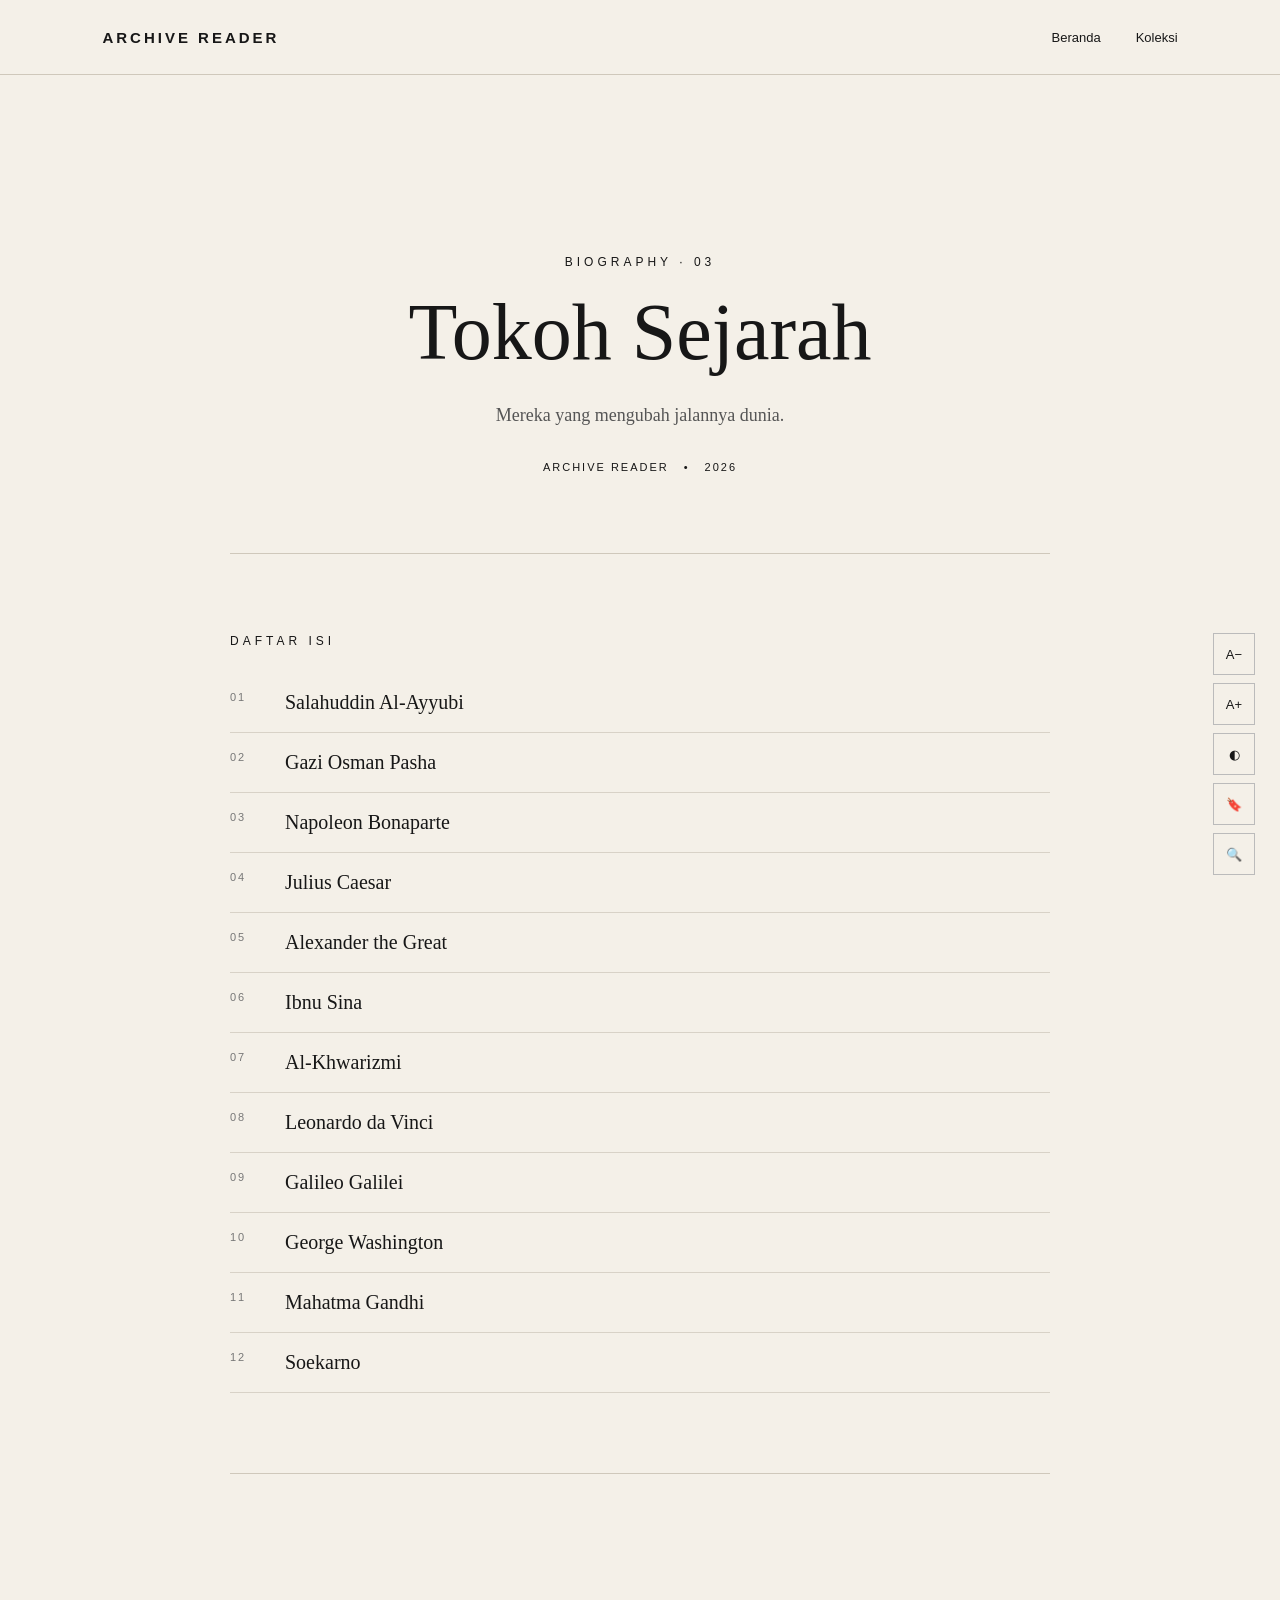
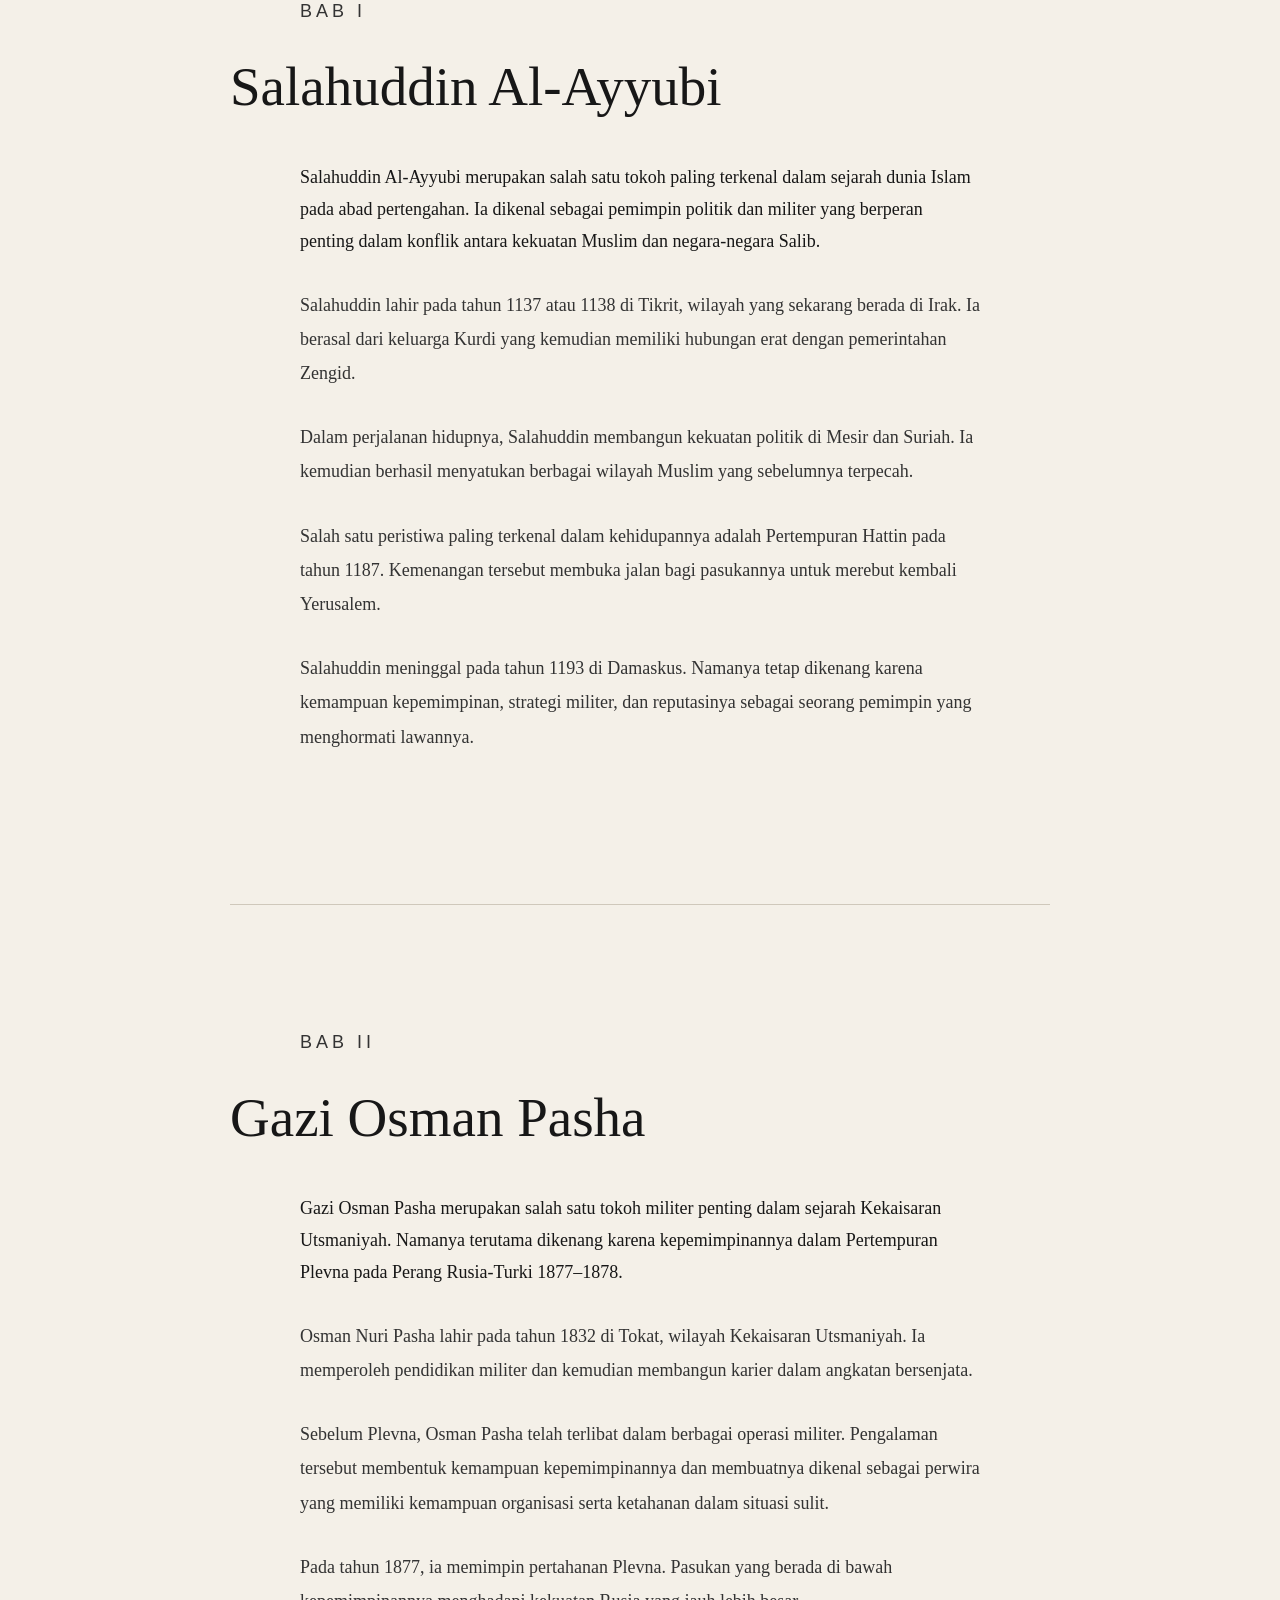
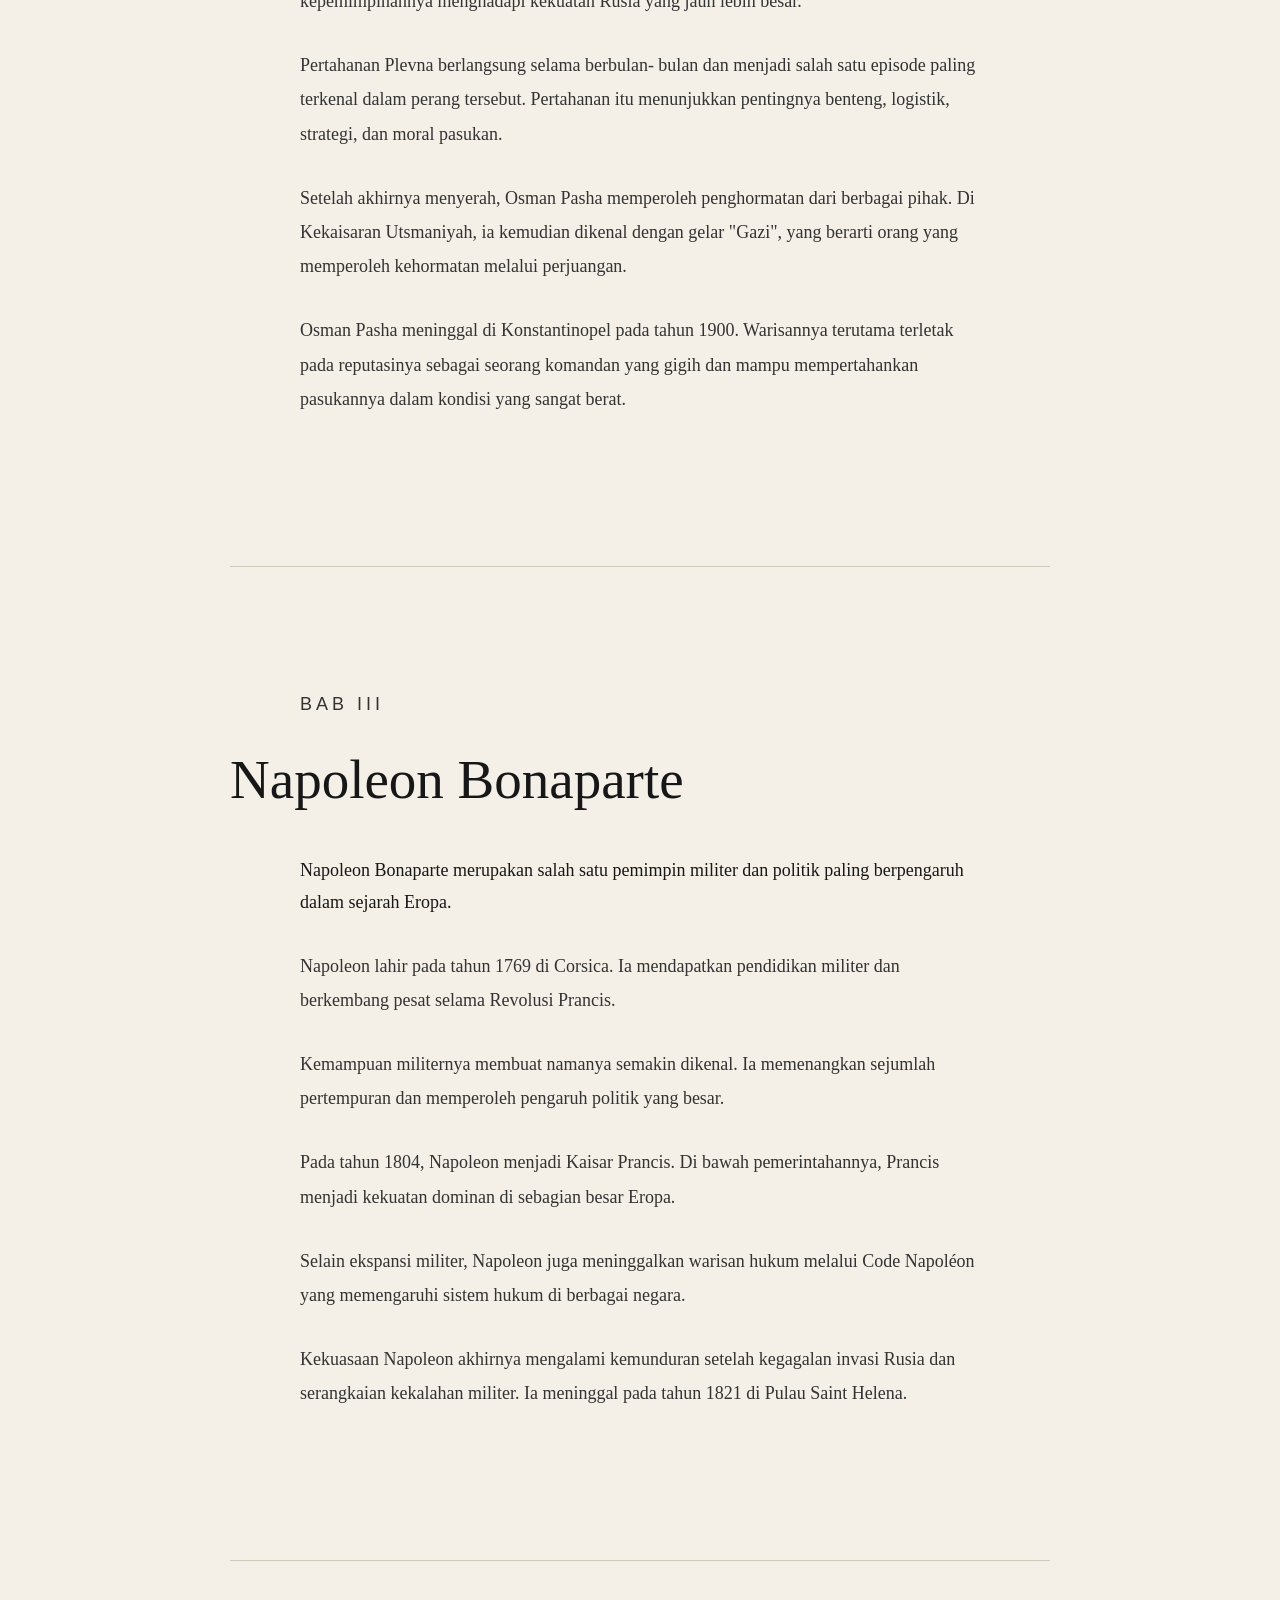
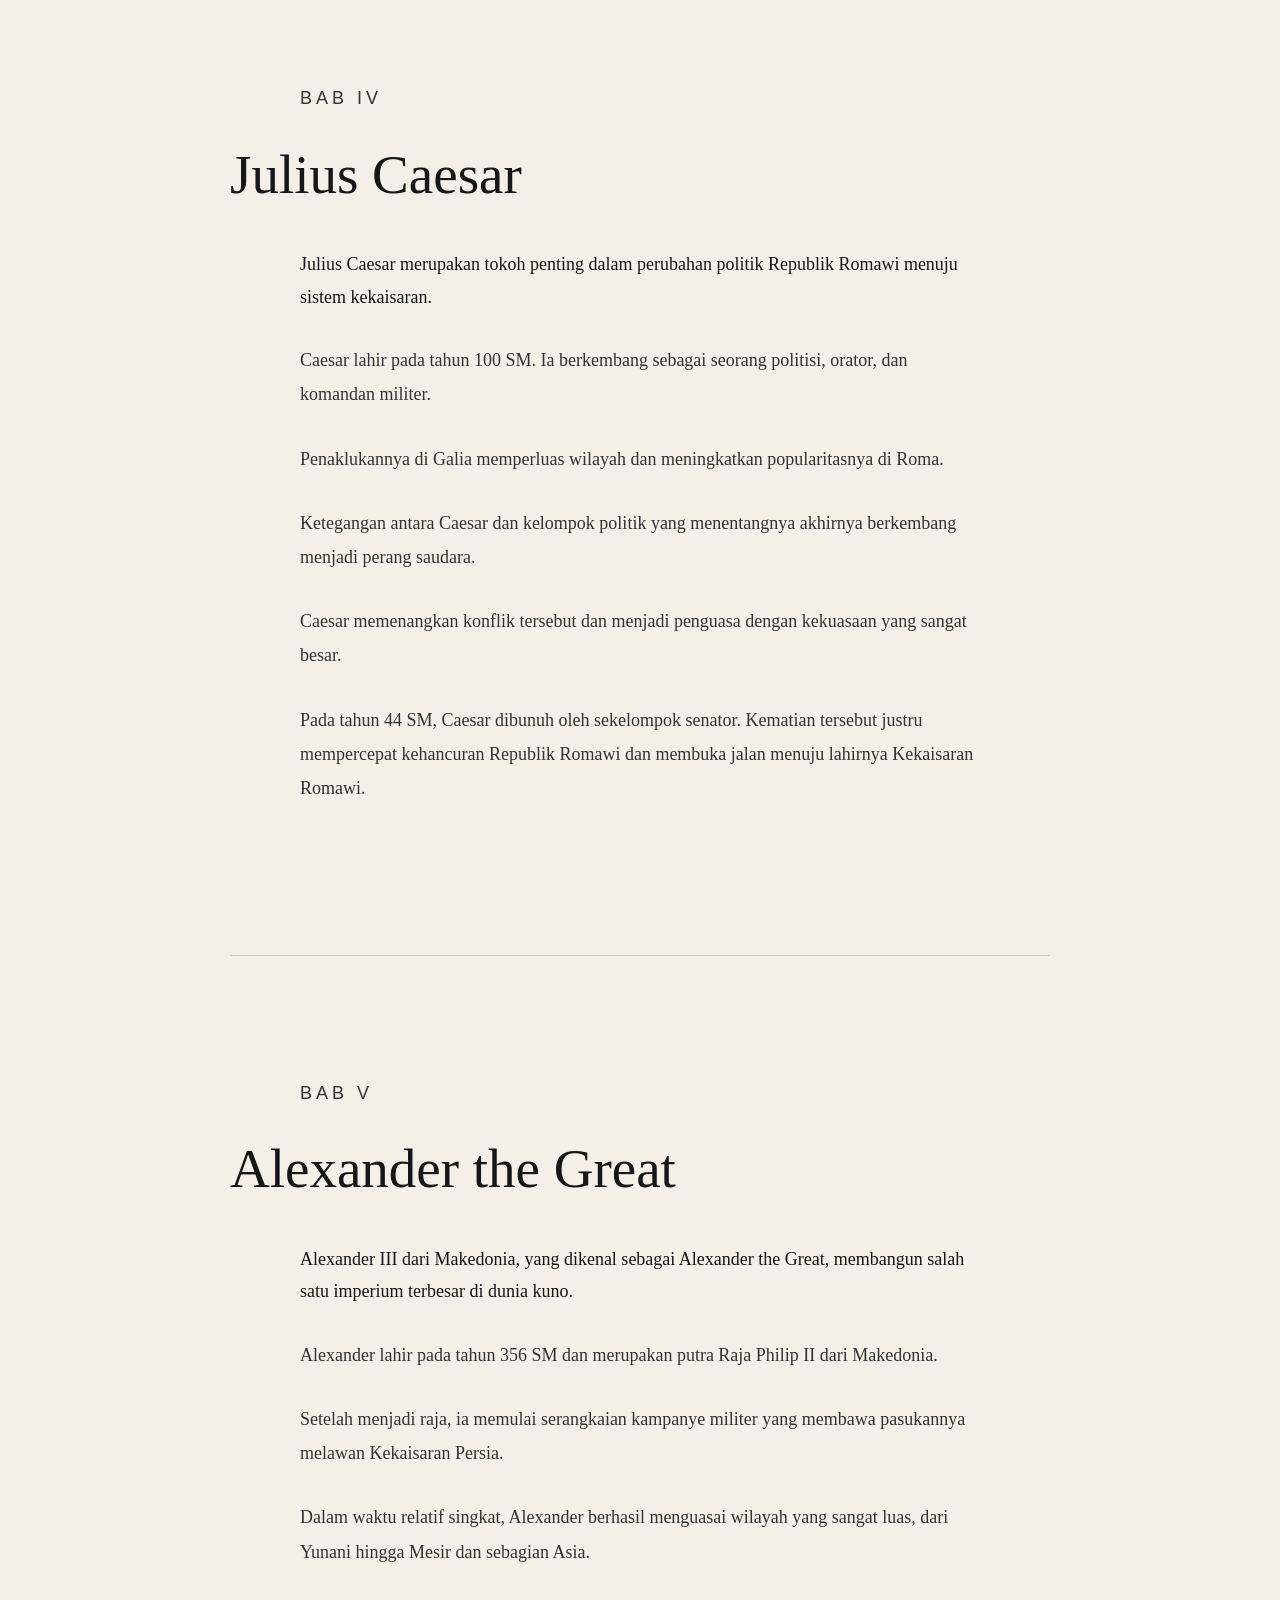
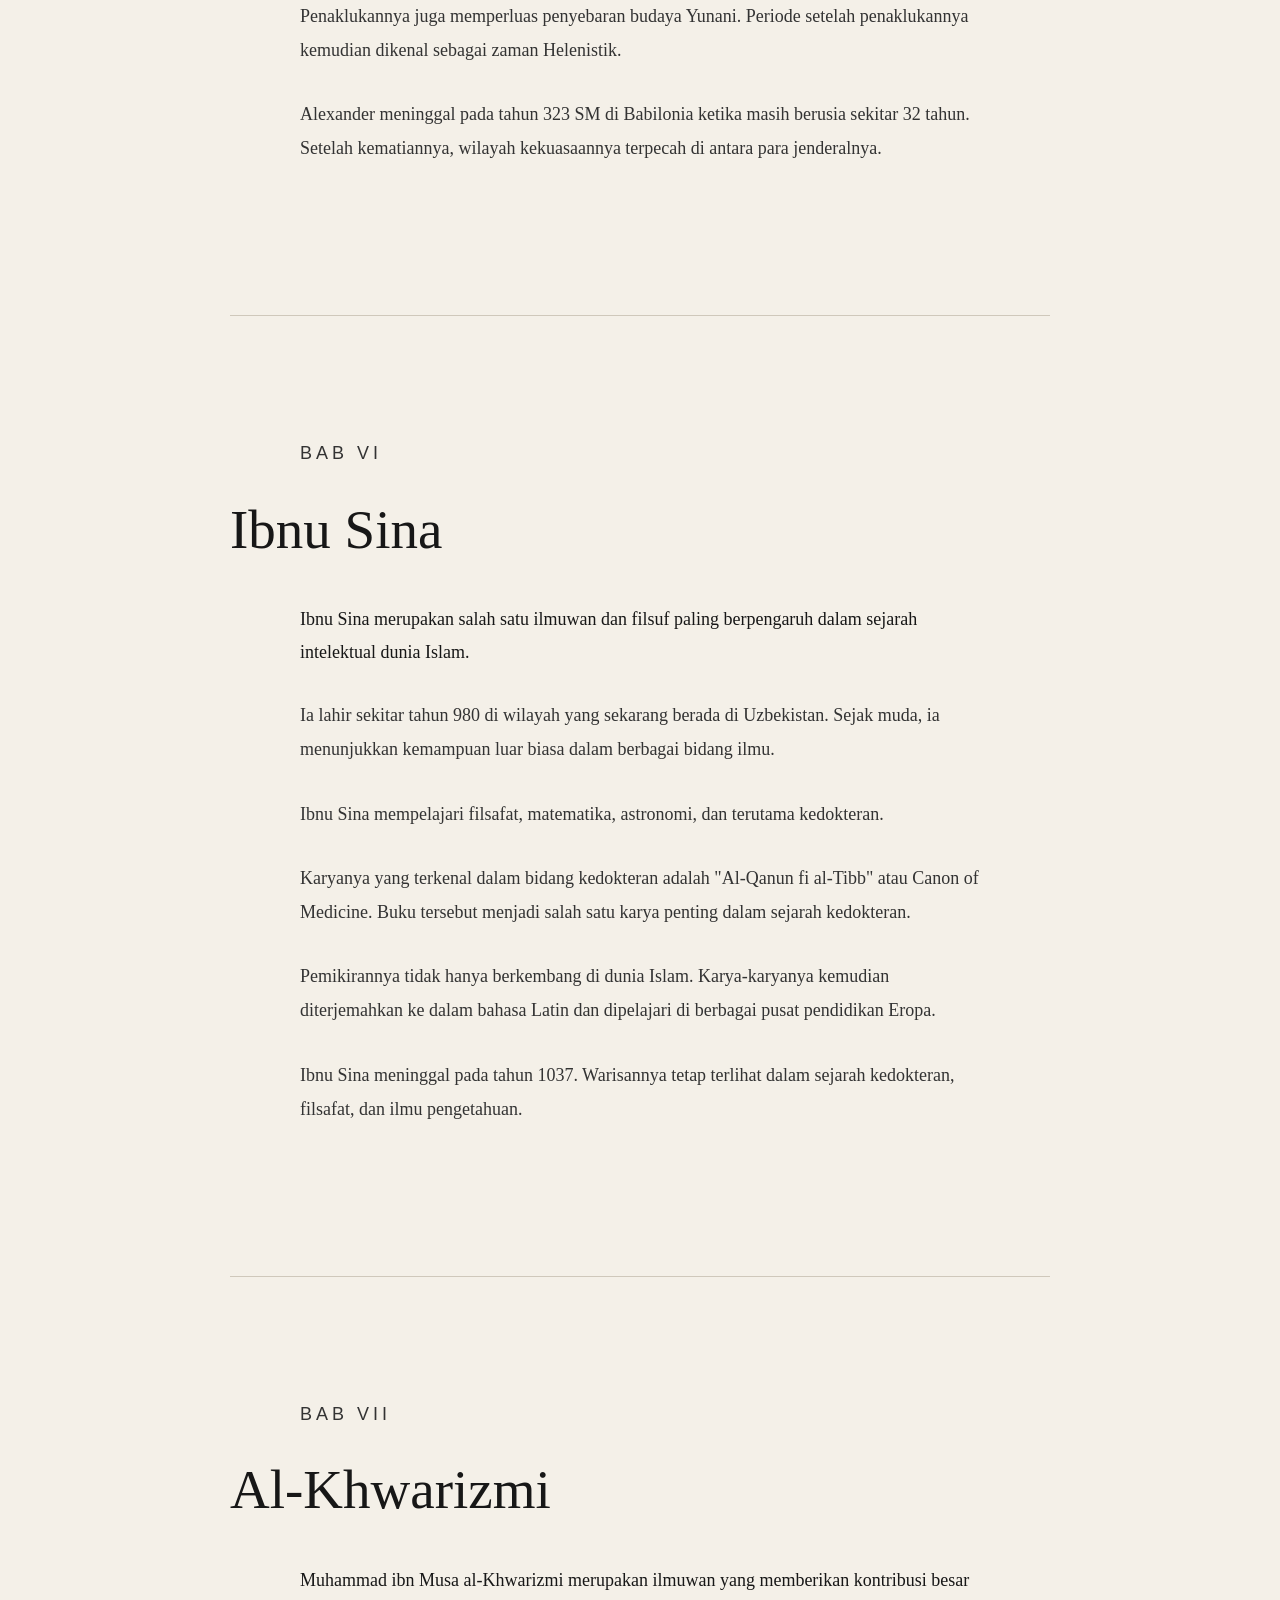
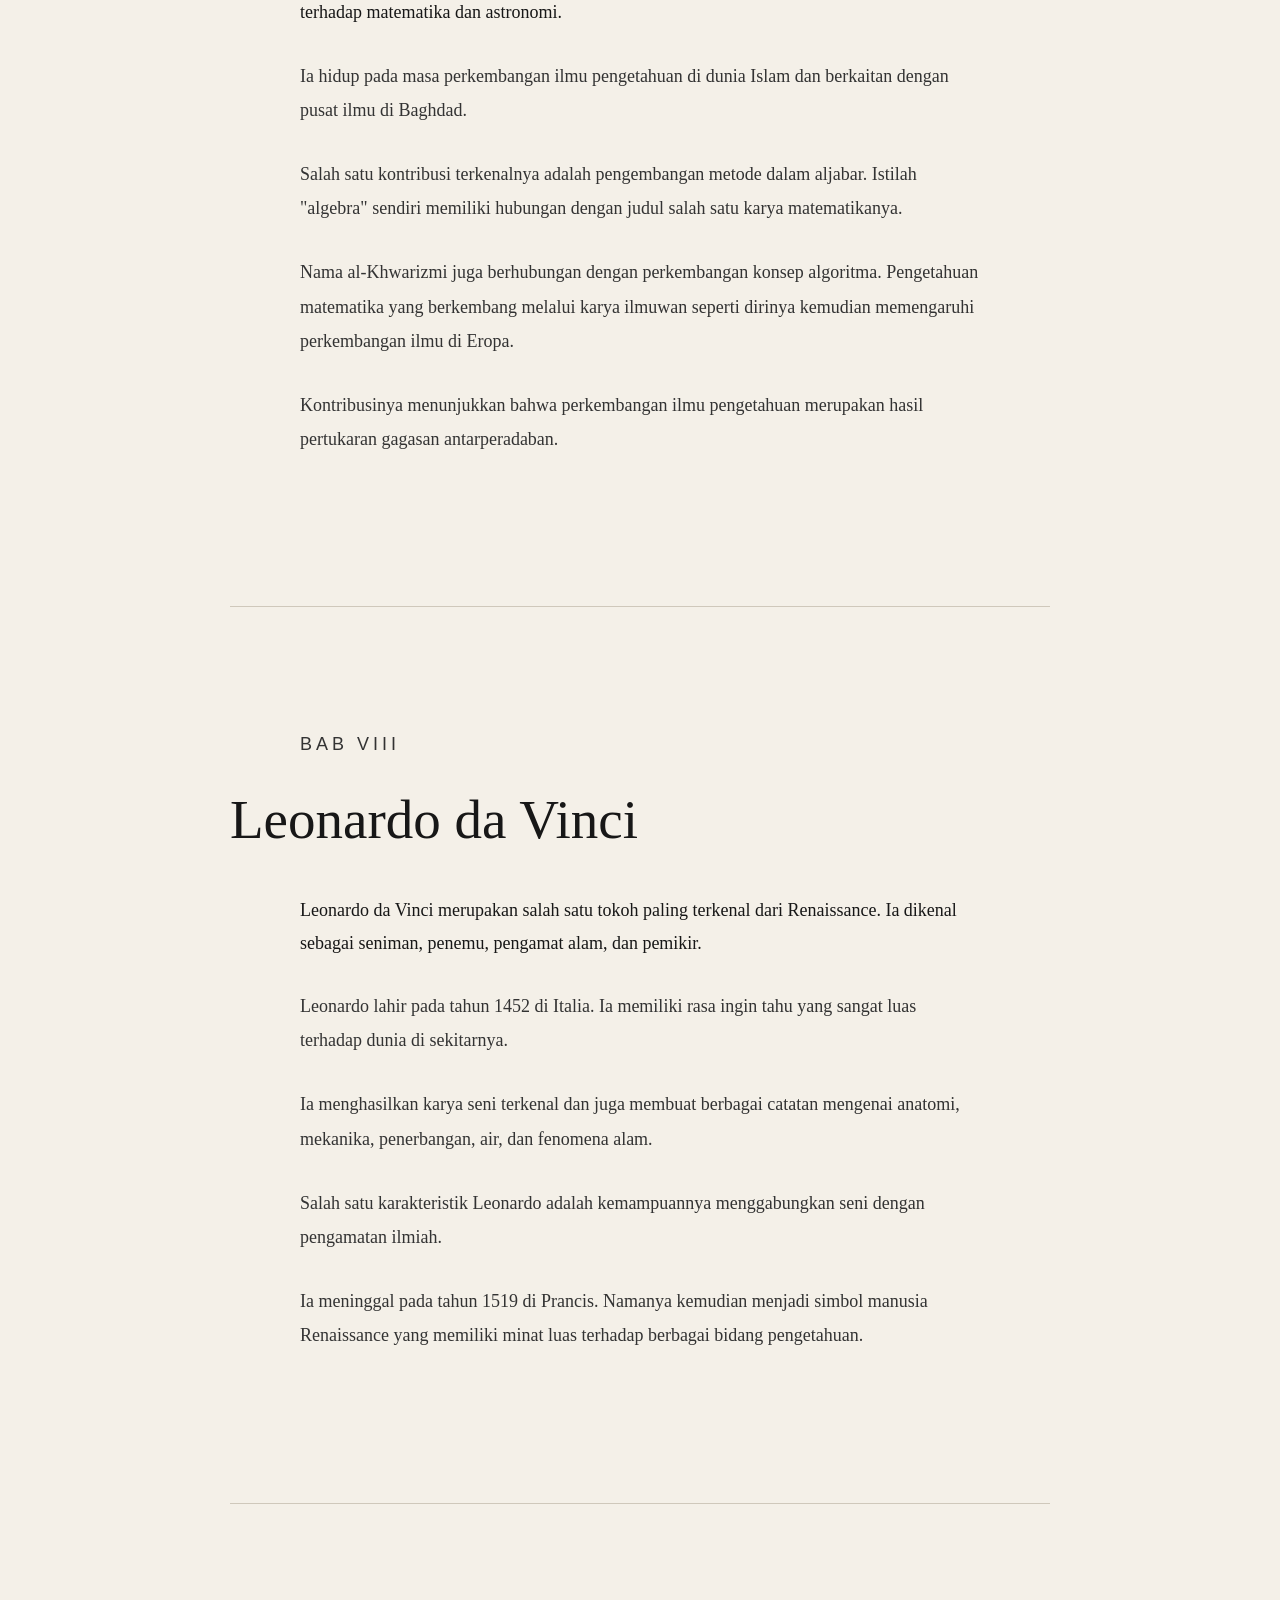
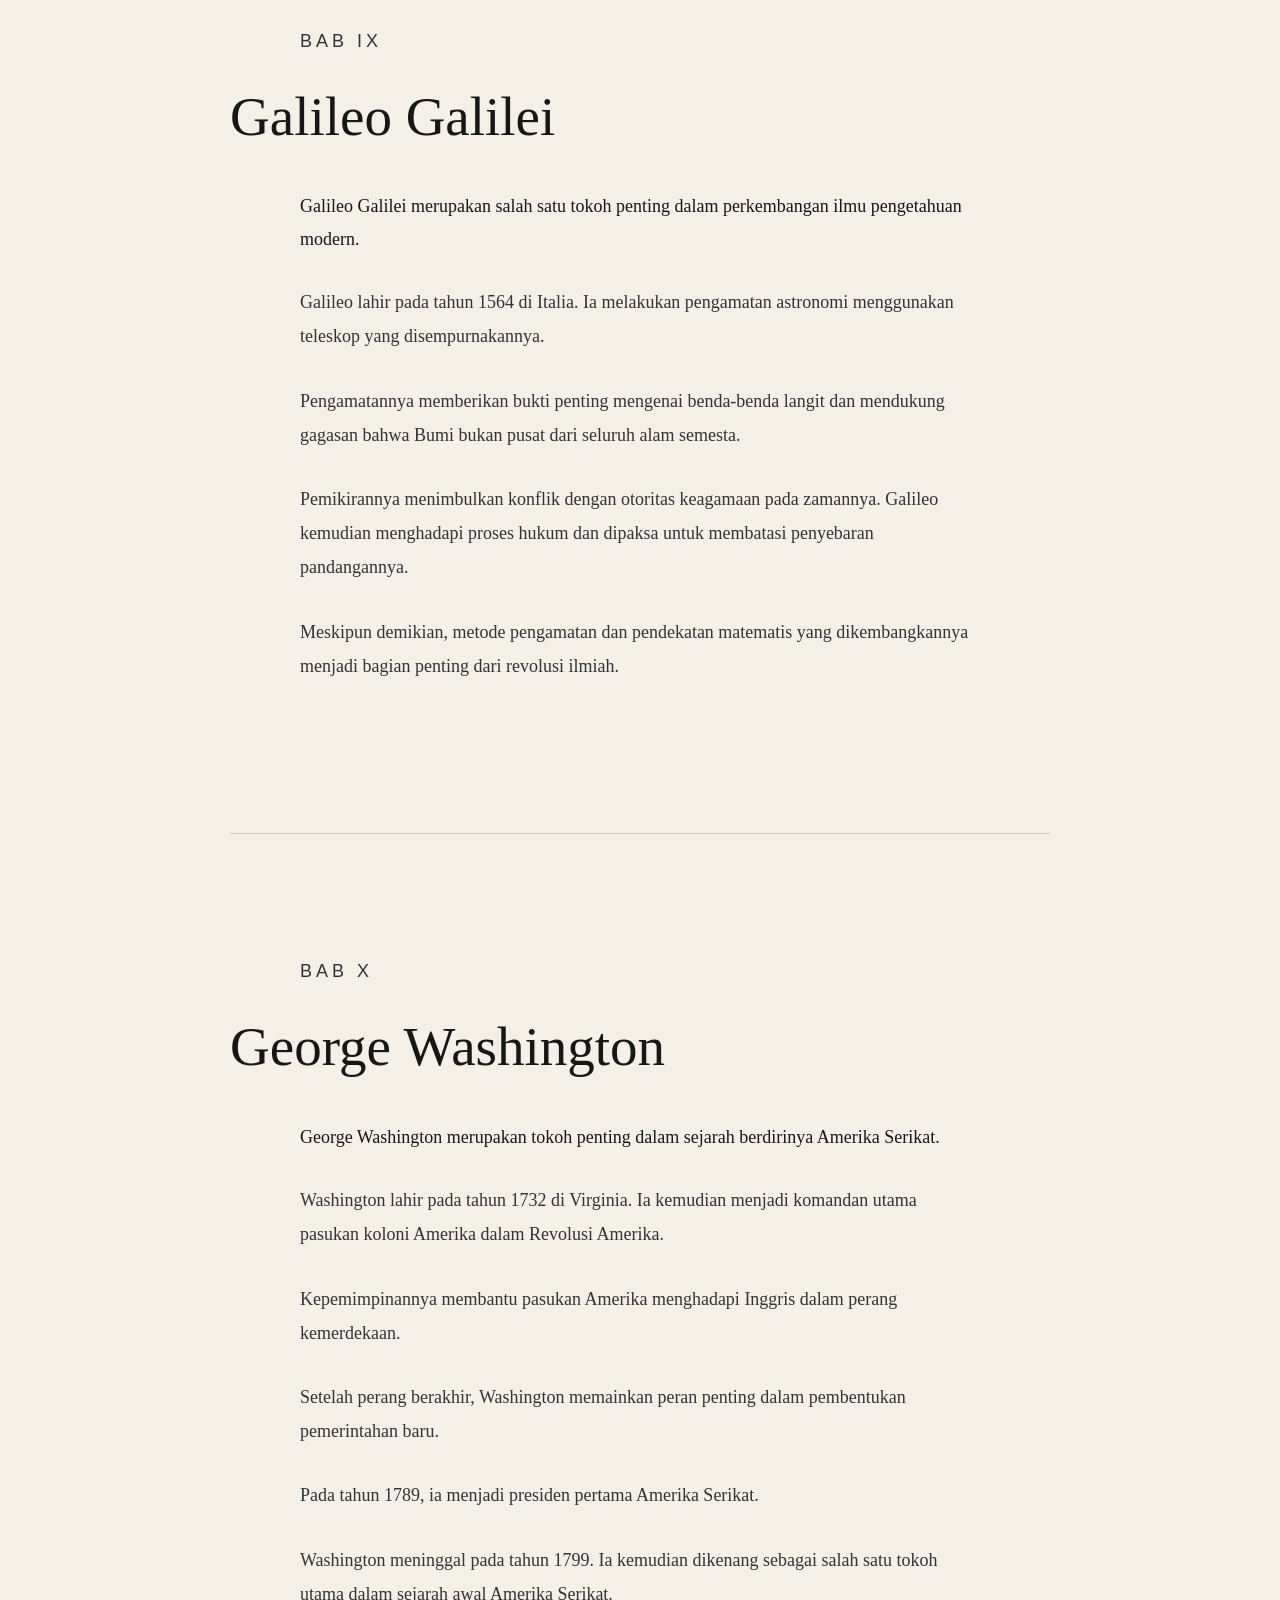
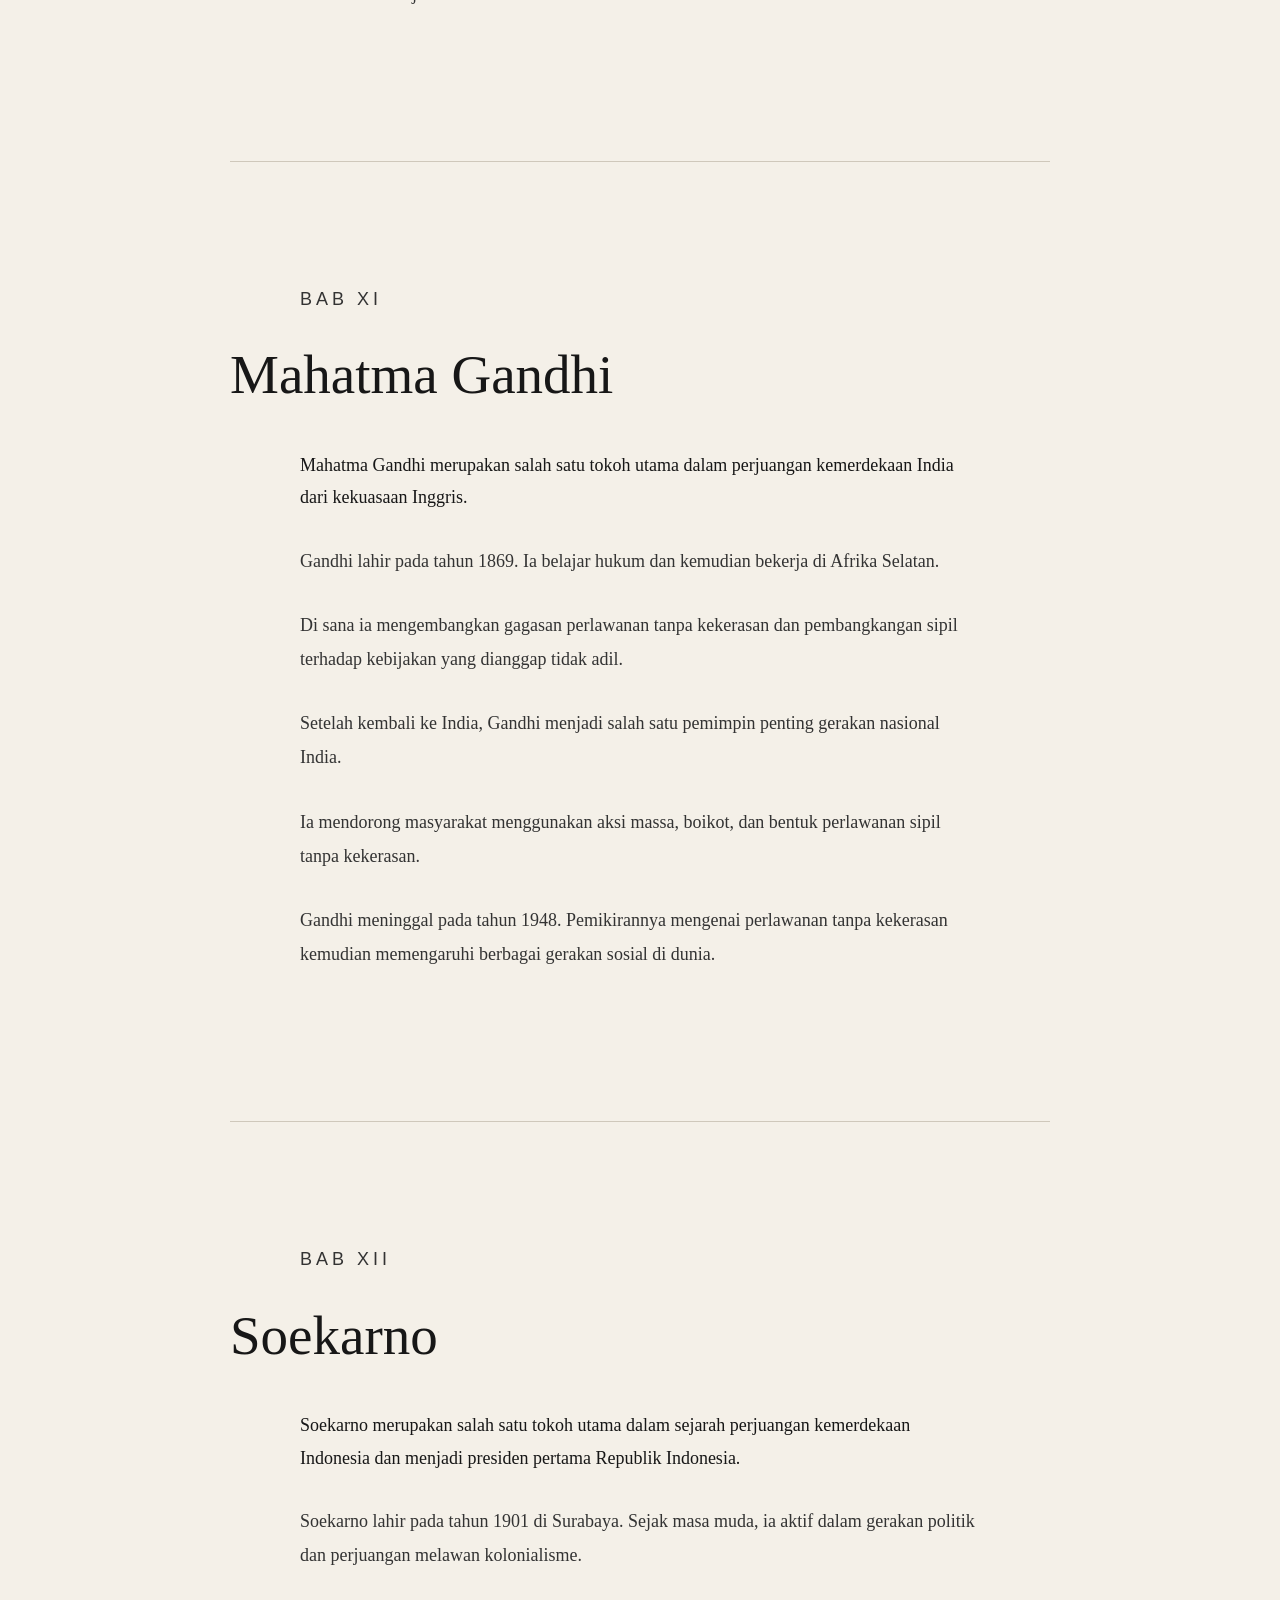
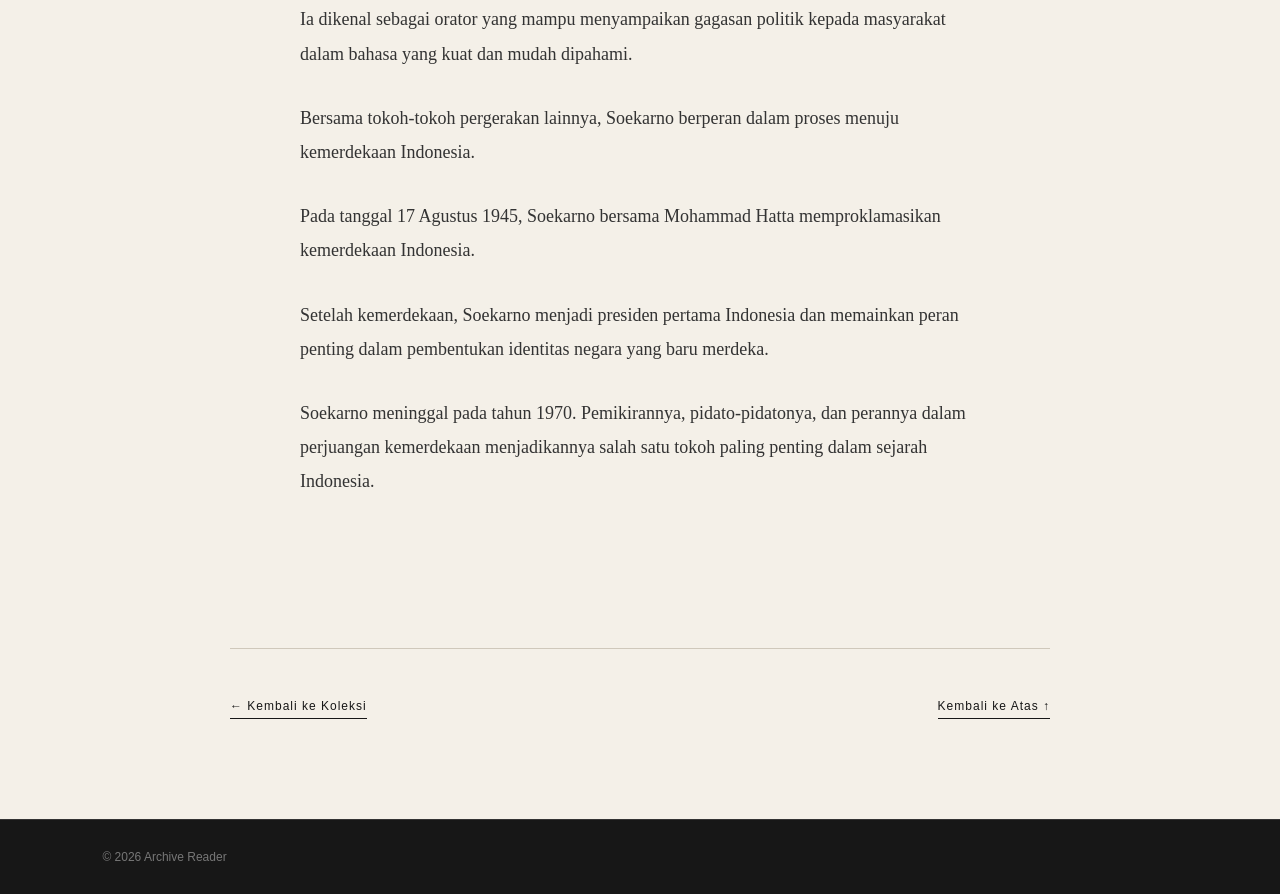
<file: buku3.html>
<!DOCTYPE html>
<html lang="id">

<head>
    <meta charset="UTF-8">

    <meta name="viewport" content="width=device-width, initial-scale=1.0">

    <title>Tokoh Sejarah — Archive Reader</title>

    <link rel="stylesheet" href="../style.css">
</head>

<body>

    <!-- PROGRESS BAR -->

    <div class="reading-progress">
        <div id="progressBar"></div>
    </div>


    <!-- NAVBAR -->

    <header class="navbar">

        <div class="logo">
            ARCHIVE READER
        </div>

        <nav>

            <a href="../index.html">
                Beranda
            </a>

            <a href="../index.html#collection">
                Koleksi
            </a>

        </nav>

    </header>


    <!-- READER TOOLS -->

    <div class="reader-tools">

        <button id="decreaseFont" title="Perkecil teks">
            A−
        </button>

        <button id="increaseFont" title="Perbesar teks">
            A+
        </button>

        <button id="darkMode" title="Mode gelap">
            ◐
        </button>

        <button id="bookmarkBtn" title="Bookmark">
            🔖
        </button>

        <button id="searchBtn" title="Cari">
            🔍
        </button>

    </div>


    <!-- SEARCH -->

    <div class="search-box" id="searchBox">

        <input
            type="text"
            id="searchInput"
            placeholder="Cari dalam buku..."
        >

        <button id="closeSearch">
            ×
        </button>

    </div>


    <!-- READER -->

    <main class="reader">


        <!-- HEADER BUKU -->

        <section class="reader-header">

            <p class="small-title">
                BIOGRAPHY · 03
            </p>

            <h1>
                Tokoh Sejarah
            </h1>

            <p class="reader-subtitle">
                Mereka yang mengubah jalannya dunia.
            </p>

            <div class="reader-meta">

                <span>
                    ARCHIVE READER
                </span>

                <span>
                    •
                </span>

                <span>
                    2026
                </span>

            </div>

        </section>


        <!-- DAFTAR ISI -->

        <section class="toc">

            <p class="small-title">
                DAFTAR ISI
            </p>


            <a href="#bab1">
                <span>01</span>
                Salahuddin Al-Ayyubi
            </a>


            <a href="#bab2">
                <span>02</span>
                Gazi Osman Pasha
            </a>


            <a href="#bab3">
                <span>03</span>
                Napoleon Bonaparte
            </a>


            <a href="#bab4">
                <span>04</span>
                Julius Caesar
            </a>


            <a href="#bab5">
                <span>05</span>
                Alexander the Great
            </a>


            <a href="#bab6">
                <span>06</span>
                Ibnu Sina
            </a>


            <a href="#bab7">
                <span>07</span>
                Al-Khwarizmi
            </a>


            <a href="#bab8">
                <span>08</span>
                Leonardo da Vinci
            </a>


            <a href="#bab9">
                <span>09</span>
                Galileo Galilei
            </a>


            <a href="#bab10">
                <span>10</span>
                George Washington
            </a>


            <a href="#bab11">
                <span>11</span>
                Mahatma Gandhi
            </a>


            <a href="#bab12">
                <span>12</span>
                Soekarno
            </a>

        </section>


        <!-- ISI BUKU -->

        <div id="bookContent">


            <!-- BAB 1 -->

            <article class="chapter" id="bab1">

                <p class="chapter-number">
                    BAB I
                </p>

                <h2>
                    Salahuddin Al-Ayyubi
                </h2>

                <p class="lead">
                    Salahuddin Al-Ayyubi merupakan salah satu
                    tokoh paling terkenal dalam sejarah dunia
                    Islam pada abad pertengahan. Ia dikenal
                    sebagai pemimpin politik dan militer yang
                    berperan penting dalam konflik antara
                    kekuatan Muslim dan negara-negara Salib.
                </p>

                <p>
                    Salahuddin lahir pada tahun 1137 atau 1138
                    di Tikrit, wilayah yang sekarang berada di
                    Irak. Ia berasal dari keluarga Kurdi yang
                    kemudian memiliki hubungan erat dengan
                    pemerintahan Zengid.
                </p>

                <p>
                    Dalam perjalanan hidupnya, Salahuddin
                    membangun kekuatan politik di Mesir dan
                    Suriah. Ia kemudian berhasil menyatukan
                    berbagai wilayah Muslim yang sebelumnya
                    terpecah.
                </p>

                <p>
                    Salah satu peristiwa paling terkenal dalam
                    kehidupannya adalah Pertempuran Hattin pada
                    tahun 1187. Kemenangan tersebut membuka
                    jalan bagi pasukannya untuk merebut kembali
                    Yerusalem.
                </p>

                <p>
                    Salahuddin meninggal pada tahun 1193 di
                    Damaskus. Namanya tetap dikenang karena
                    kemampuan kepemimpinan, strategi militer,
                    dan reputasinya sebagai seorang pemimpin
                    yang menghormati lawannya.
                </p>

            </article>


            <!-- BAB 2 -->

            <article class="chapter" id="bab2">

                <p class="chapter-number">
                    BAB II
                </p>

                <h2>
                    Gazi Osman Pasha
                </h2>

                <p class="lead">
                    Gazi Osman Pasha merupakan salah satu tokoh
                    militer penting dalam sejarah Kekaisaran
                    Utsmaniyah. Namanya terutama dikenang karena
                    kepemimpinannya dalam Pertempuran Plevna
                    pada Perang Rusia-Turki 1877–1878.
                </p>

                <p>
                    Osman Nuri Pasha lahir pada tahun 1832 di
                    Tokat, wilayah Kekaisaran Utsmaniyah.
                    Ia memperoleh pendidikan militer dan kemudian
                    membangun karier dalam angkatan bersenjata.
                </p>

                <p>
                    Sebelum Plevna, Osman Pasha telah terlibat
                    dalam berbagai operasi militer. Pengalaman
                    tersebut membentuk kemampuan kepemimpinannya
                    dan membuatnya dikenal sebagai perwira yang
                    memiliki kemampuan organisasi serta ketahanan
                    dalam situasi sulit.
                </p>

                <p>
                    Pada tahun 1877, ia memimpin pertahanan
                    Plevna. Pasukan yang berada di bawah
                    kepemimpinannya menghadapi kekuatan Rusia
                    yang jauh lebih besar.
                </p>

                <p>
                    Pertahanan Plevna berlangsung selama berbulan-
                    bulan dan menjadi salah satu episode paling
                    terkenal dalam perang tersebut. Pertahanan
                    itu menunjukkan pentingnya benteng, logistik,
                    strategi, dan moral pasukan.
                </p>

                <p>
                    Setelah akhirnya menyerah, Osman Pasha
                    memperoleh penghormatan dari berbagai pihak.
                    Di Kekaisaran Utsmaniyah, ia kemudian dikenal
                    dengan gelar "Gazi", yang berarti orang yang
                    memperoleh kehormatan melalui perjuangan.
                </p>

                <p>
                    Osman Pasha meninggal di Konstantinopel pada
                    tahun 1900. Warisannya terutama terletak pada
                    reputasinya sebagai seorang komandan yang
                    gigih dan mampu mempertahankan pasukannya
                    dalam kondisi yang sangat berat.
                </p>

            </article>


            <!-- BAB 3 -->

            <article class="chapter" id="bab3">

                <p class="chapter-number">
                    BAB III
                </p>

                <h2>
                    Napoleon Bonaparte
                </h2>

                <p class="lead">
                    Napoleon Bonaparte merupakan salah satu
                    pemimpin militer dan politik paling berpengaruh
                    dalam sejarah Eropa.
                </p>

                <p>
                    Napoleon lahir pada tahun 1769 di Corsica.
                    Ia mendapatkan pendidikan militer dan
                    berkembang pesat selama Revolusi Prancis.
                </p>

                <p>
                    Kemampuan militernya membuat namanya semakin
                    dikenal. Ia memenangkan sejumlah pertempuran
                    dan memperoleh pengaruh politik yang besar.
                </p>

                <p>
                    Pada tahun 1804, Napoleon menjadi Kaisar
                    Prancis. Di bawah pemerintahannya, Prancis
                    menjadi kekuatan dominan di sebagian besar
                    Eropa.
                </p>

                <p>
                    Selain ekspansi militer, Napoleon juga
                    meninggalkan warisan hukum melalui
                    Code Napoléon yang memengaruhi sistem hukum
                    di berbagai negara.
                </p>

                <p>
                    Kekuasaan Napoleon akhirnya mengalami
                    kemunduran setelah kegagalan invasi Rusia
                    dan serangkaian kekalahan militer.
                    Ia meninggal pada tahun 1821 di Pulau Saint Helena.
                </p>

            </article>


            <!-- BAB 4 -->

            <article class="chapter" id="bab4">

                <p class="chapter-number">
                    BAB IV
                </p>

                <h2>
                    Julius Caesar
                </h2>

                <p class="lead">
                    Julius Caesar merupakan tokoh penting dalam
                    perubahan politik Republik Romawi menuju
                    sistem kekaisaran.
                </p>

                <p>
                    Caesar lahir pada tahun 100 SM. Ia berkembang
                    sebagai seorang politisi, orator, dan komandan
                    militer.
                </p>

                <p>
                    Penaklukannya di Galia memperluas wilayah
                    dan meningkatkan popularitasnya di Roma.
                </p>

                <p>
                    Ketegangan antara Caesar dan kelompok politik
                    yang menentangnya akhirnya berkembang menjadi
                    perang saudara.
                </p>

                <p>
                    Caesar memenangkan konflik tersebut dan
                    menjadi penguasa dengan kekuasaan yang sangat
                    besar.
                </p>

                <p>
                    Pada tahun 44 SM, Caesar dibunuh oleh
                    sekelompok senator. Kematian tersebut justru
                    mempercepat kehancuran Republik Romawi dan
                    membuka jalan menuju lahirnya Kekaisaran Romawi.
                </p>

            </article>


            <!-- BAB 5 -->

            <article class="chapter" id="bab5">

                <p class="chapter-number">
                    BAB V
                </p>

                <h2>
                    Alexander the Great
                </h2>

                <p class="lead">
                    Alexander III dari Makedonia, yang dikenal
                    sebagai Alexander the Great, membangun salah
                    satu imperium terbesar di dunia kuno.
                </p>

                <p>
                    Alexander lahir pada tahun 356 SM dan
                    merupakan putra Raja Philip II dari Makedonia.
                </p>

                <p>
                    Setelah menjadi raja, ia memulai serangkaian
                    kampanye militer yang membawa pasukannya
                    melawan Kekaisaran Persia.
                </p>

                <p>
                    Dalam waktu relatif singkat, Alexander
                    berhasil menguasai wilayah yang sangat luas,
                    dari Yunani hingga Mesir dan sebagian Asia.
                </p>

                <p>
                    Penaklukannya juga memperluas penyebaran
                    budaya Yunani. Periode setelah penaklukannya
                    kemudian dikenal sebagai zaman Helenistik.
                </p>

                <p>
                    Alexander meninggal pada tahun 323 SM di
                    Babilonia ketika masih berusia sekitar 32 tahun.
                    Setelah kematiannya, wilayah kekuasaannya
                    terpecah di antara para jenderalnya.
                </p>

            </article>


            <!-- BAB 6 -->

            <article class="chapter" id="bab6">

                <p class="chapter-number">
                    BAB VI
                </p>

                <h2>
                    Ibnu Sina
                </h2>

                <p class="lead">
                    Ibnu Sina merupakan salah satu ilmuwan dan
                    filsuf paling berpengaruh dalam sejarah
                    intelektual dunia Islam.
                </p>

                <p>
                    Ia lahir sekitar tahun 980 di wilayah yang
                    sekarang berada di Uzbekistan. Sejak muda,
                    ia menunjukkan kemampuan luar biasa dalam
                    berbagai bidang ilmu.
                </p>

                <p>
                    Ibnu Sina mempelajari filsafat, matematika,
                    astronomi, dan terutama kedokteran.
                </p>

                <p>
                    Karyanya yang terkenal dalam bidang kedokteran
                    adalah "Al-Qanun fi al-Tibb" atau Canon of Medicine.
                    Buku tersebut menjadi salah satu karya penting
                    dalam sejarah kedokteran.
                </p>

                <p>
                    Pemikirannya tidak hanya berkembang di dunia
                    Islam. Karya-karyanya kemudian diterjemahkan
                    ke dalam bahasa Latin dan dipelajari di
                    berbagai pusat pendidikan Eropa.
                </p>

                <p>
                    Ibnu Sina meninggal pada tahun 1037.
                    Warisannya tetap terlihat dalam sejarah
                    kedokteran, filsafat, dan ilmu pengetahuan.
                </p>

            </article>


            <!-- BAB 7 -->

            <article class="chapter" id="bab7">

                <p class="chapter-number">
                    BAB VII
                </p>

                <h2>
                    Al-Khwarizmi
                </h2>

                <p class="lead">
                    Muhammad ibn Musa al-Khwarizmi merupakan
                    ilmuwan yang memberikan kontribusi besar
                    terhadap matematika dan astronomi.
                </p>

                <p>
                    Ia hidup pada masa perkembangan ilmu
                    pengetahuan di dunia Islam dan berkaitan
                    dengan pusat ilmu di Baghdad.
                </p>

                <p>
                    Salah satu kontribusi terkenalnya adalah
                    pengembangan metode dalam aljabar. Istilah
                    "algebra" sendiri memiliki hubungan dengan
                    judul salah satu karya matematikanya.
                </p>

                <p>
                    Nama al-Khwarizmi juga berhubungan dengan
                    perkembangan konsep algoritma. Pengetahuan
                    matematika yang berkembang melalui karya
                    ilmuwan seperti dirinya kemudian memengaruhi
                    perkembangan ilmu di Eropa.
                </p>

                <p>
                    Kontribusinya menunjukkan bahwa perkembangan
                    ilmu pengetahuan merupakan hasil pertukaran
                    gagasan antarperadaban.
                </p>

            </article>


            <!-- BAB 8 -->

            <article class="chapter" id="bab8">

                <p class="chapter-number">
                    BAB VIII
                </p>

                <h2>
                    Leonardo da Vinci
                </h2>

                <p class="lead">
                    Leonardo da Vinci merupakan salah satu tokoh
                    paling terkenal dari Renaissance. Ia dikenal
                    sebagai seniman, penemu, pengamat alam, dan
                    pemikir.
                </p>

                <p>
                    Leonardo lahir pada tahun 1452 di Italia.
                    Ia memiliki rasa ingin tahu yang sangat luas
                    terhadap dunia di sekitarnya.
                </p>

                <p>
                    Ia menghasilkan karya seni terkenal dan juga
                    membuat berbagai catatan mengenai anatomi,
                    mekanika, penerbangan, air, dan fenomena alam.
                </p>

                <p>
                    Salah satu karakteristik Leonardo adalah
                    kemampuannya menggabungkan seni dengan
                    pengamatan ilmiah.
                </p>

                <p>
                    Ia meninggal pada tahun 1519 di Prancis.
                    Namanya kemudian menjadi simbol manusia
                    Renaissance yang memiliki minat luas terhadap
                    berbagai bidang pengetahuan.
                </p>

            </article>


            <!-- BAB 9 -->

            <article class="chapter" id="bab9">

                <p class="chapter-number">
                    BAB IX
                </p>

                <h2>
                    Galileo Galilei
                </h2>

                <p class="lead">
                    Galileo Galilei merupakan salah satu tokoh
                    penting dalam perkembangan ilmu pengetahuan
                    modern.
                </p>

                <p>
                    Galileo lahir pada tahun 1564 di Italia.
                    Ia melakukan pengamatan astronomi menggunakan
                    teleskop yang disempurnakannya.
                </p>

                <p>
                    Pengamatannya memberikan bukti penting
                    mengenai benda-benda langit dan mendukung
                    gagasan bahwa Bumi bukan pusat dari seluruh
                    alam semesta.
                </p>

                <p>
                    Pemikirannya menimbulkan konflik dengan
                    otoritas keagamaan pada zamannya. Galileo
                    kemudian menghadapi proses hukum dan dipaksa
                    untuk membatasi penyebaran pandangannya.
                </p>

                <p>
                    Meskipun demikian, metode pengamatan dan
                    pendekatan matematis yang dikembangkannya
                    menjadi bagian penting dari revolusi ilmiah.
                </p>

            </article>


            <!-- BAB 10 -->

            <article class="chapter" id="bab10">

                <p class="chapter-number">
                    BAB X
                </p>

                <h2>
                    George Washington
                </h2>

                <p class="lead">
                    George Washington merupakan tokoh penting
                    dalam sejarah berdirinya Amerika Serikat.
                </p>

                <p>
                    Washington lahir pada tahun 1732 di Virginia.
                    Ia kemudian menjadi komandan utama pasukan
                    koloni Amerika dalam Revolusi Amerika.
                </p>

                <p>
                    Kepemimpinannya membantu pasukan Amerika
                    menghadapi Inggris dalam perang kemerdekaan.
                </p>

                <p>
                    Setelah perang berakhir, Washington memainkan
                    peran penting dalam pembentukan pemerintahan
                    baru.
                </p>

                <p>
                    Pada tahun 1789, ia menjadi presiden pertama
                    Amerika Serikat.
                </p>

                <p>
                    Washington meninggal pada tahun 1799.
                    Ia kemudian dikenang sebagai salah satu tokoh
                    utama dalam sejarah awal Amerika Serikat.
                </p>

            </article>


            <!-- BAB 11 -->

            <article class="chapter" id="bab11">

                <p class="chapter-number">
                    BAB XI
                </p>

                <h2>
                    Mahatma Gandhi
                </h2>

                <p class="lead">
                    Mahatma Gandhi merupakan salah satu tokoh
                    utama dalam perjuangan kemerdekaan India
                    dari kekuasaan Inggris.
                </p>

                <p>
                    Gandhi lahir pada tahun 1869. Ia belajar
                    hukum dan kemudian bekerja di Afrika Selatan.
                </p>

                <p>
                    Di sana ia mengembangkan gagasan perlawanan
                    tanpa kekerasan dan pembangkangan sipil
                    terhadap kebijakan yang dianggap tidak adil.
                </p>

                <p>
                    Setelah kembali ke India, Gandhi menjadi
                    salah satu pemimpin penting gerakan nasional
                    India.
                </p>

                <p>
                    Ia mendorong masyarakat menggunakan aksi
                    massa, boikot, dan bentuk perlawanan sipil
                    tanpa kekerasan.
                </p>

                <p>
                    Gandhi meninggal pada tahun 1948. Pemikirannya
                    mengenai perlawanan tanpa kekerasan kemudian
                    memengaruhi berbagai gerakan sosial di dunia.
                </p>

            </article>


            <!-- BAB 12 -->

            <article class="chapter" id="bab12">

                <p class="chapter-number">
                    BAB XII
                </p>

                <h2>
                    Soekarno
                </h2>

                <p class="lead">
                    Soekarno merupakan salah satu tokoh utama
                    dalam sejarah perjuangan kemerdekaan Indonesia
                    dan menjadi presiden pertama Republik Indonesia.
                </p>

                <p>
                    Soekarno lahir pada tahun 1901 di Surabaya.
                    Sejak masa muda, ia aktif dalam gerakan politik
                    dan perjuangan melawan kolonialisme.
                </p>

                <p>
                    Ia dikenal sebagai orator yang mampu
                    menyampaikan gagasan politik kepada masyarakat
                    dalam bahasa yang kuat dan mudah dipahami.
                </p>

                <p>
                    Bersama tokoh-tokoh pergerakan lainnya,
                    Soekarno berperan dalam proses menuju
                    kemerdekaan Indonesia.
                </p>

                <p>
                    Pada tanggal 17 Agustus 1945, Soekarno bersama
                    Mohammad Hatta memproklamasikan kemerdekaan
                    Indonesia.
                </p>

                <p>
                    Setelah kemerdekaan, Soekarno menjadi presiden
                    pertama Indonesia dan memainkan peran penting
                    dalam pembentukan identitas negara yang baru
                    merdeka.
                </p>

                <p>
                    Soekarno meninggal pada tahun 1970. Pemikirannya,
                    pidato-pidatonya, dan perannya dalam perjuangan
                    kemerdekaan menjadikannya salah satu tokoh
                    paling penting dalam sejarah Indonesia.
                </p>

            </article>


        </div>


        <!-- NAVIGASI -->

        <div class="reader-navigation">

            <a href="../index.html">
                ← Kembali ke Koleksi
            </a>

            <a href="#bab1">
                Kembali ke Atas ↑
            </a>

        </div>


    </main>


    <!-- FOOTER -->

    <footer>

        <p>
            © 2026 Archive Reader
        </p>

    </footer>


    <script src="../script.js"></script>

</body>

</html>
</file>
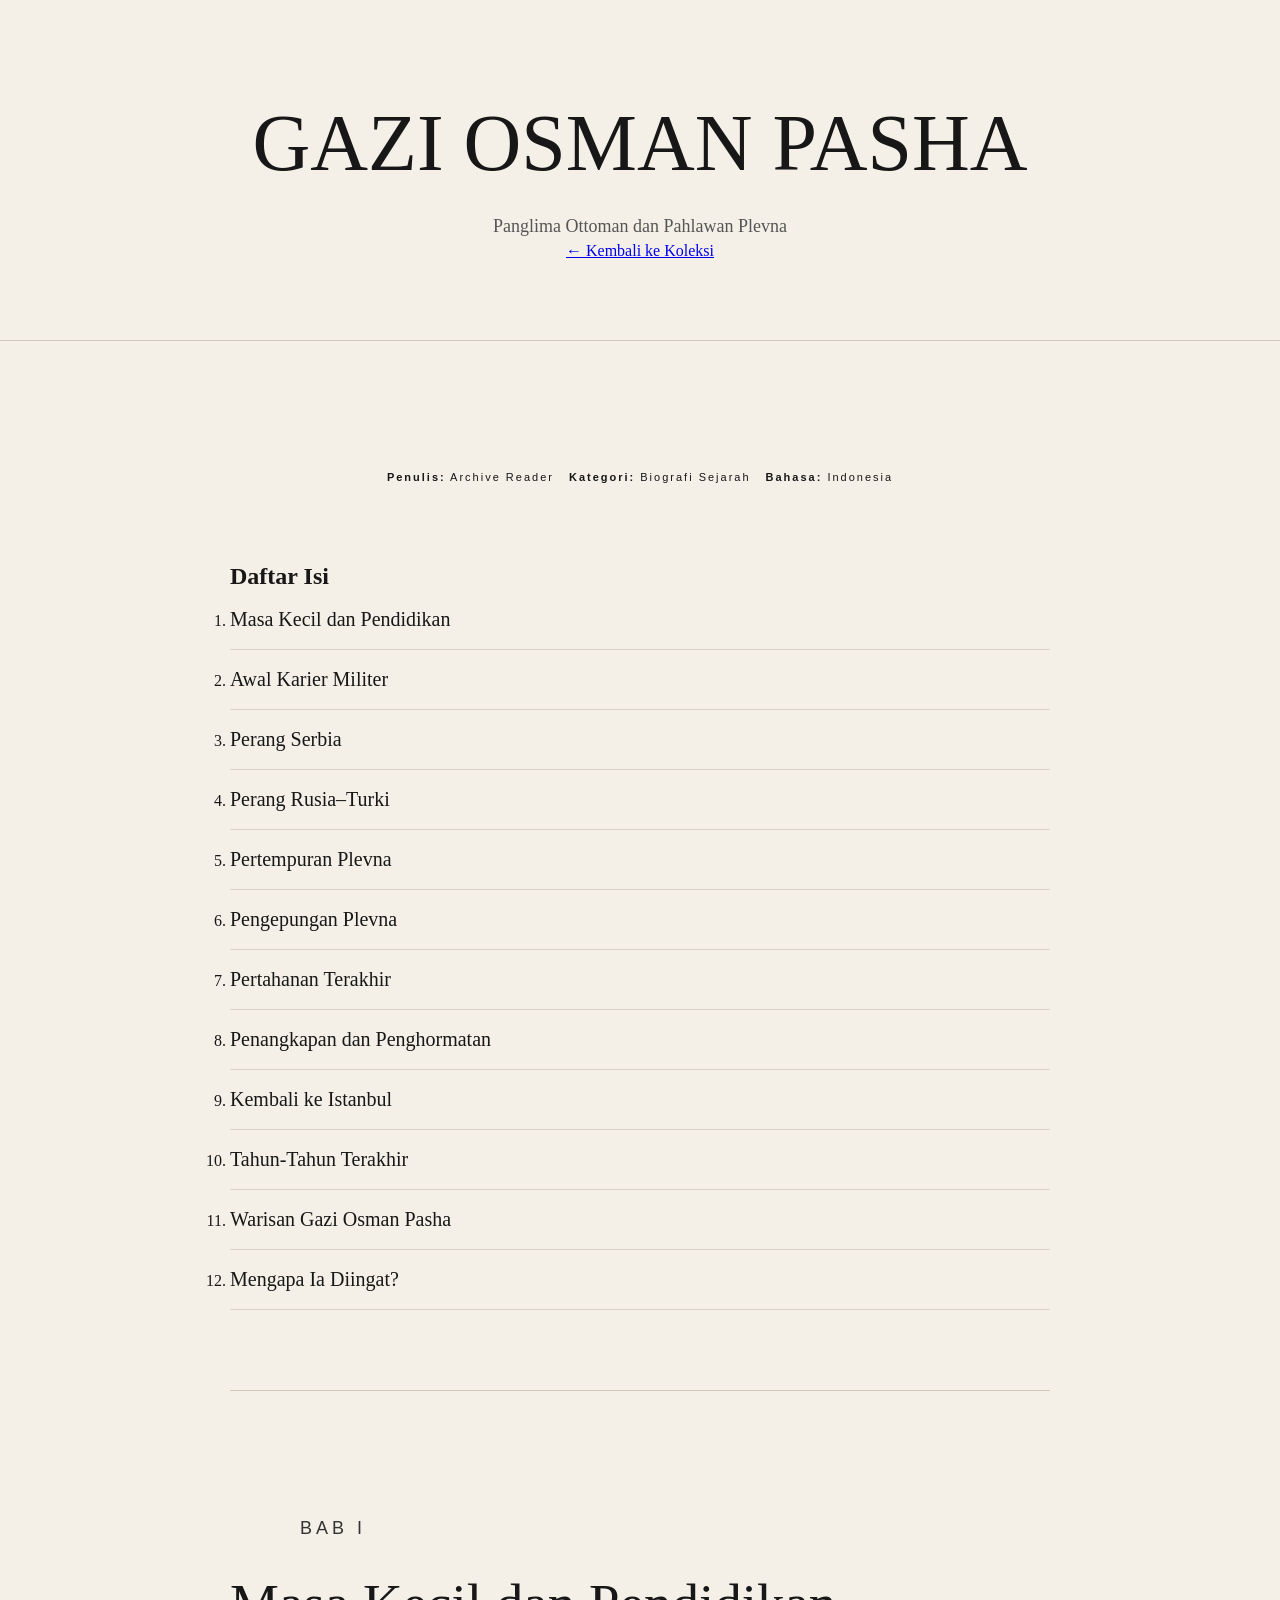
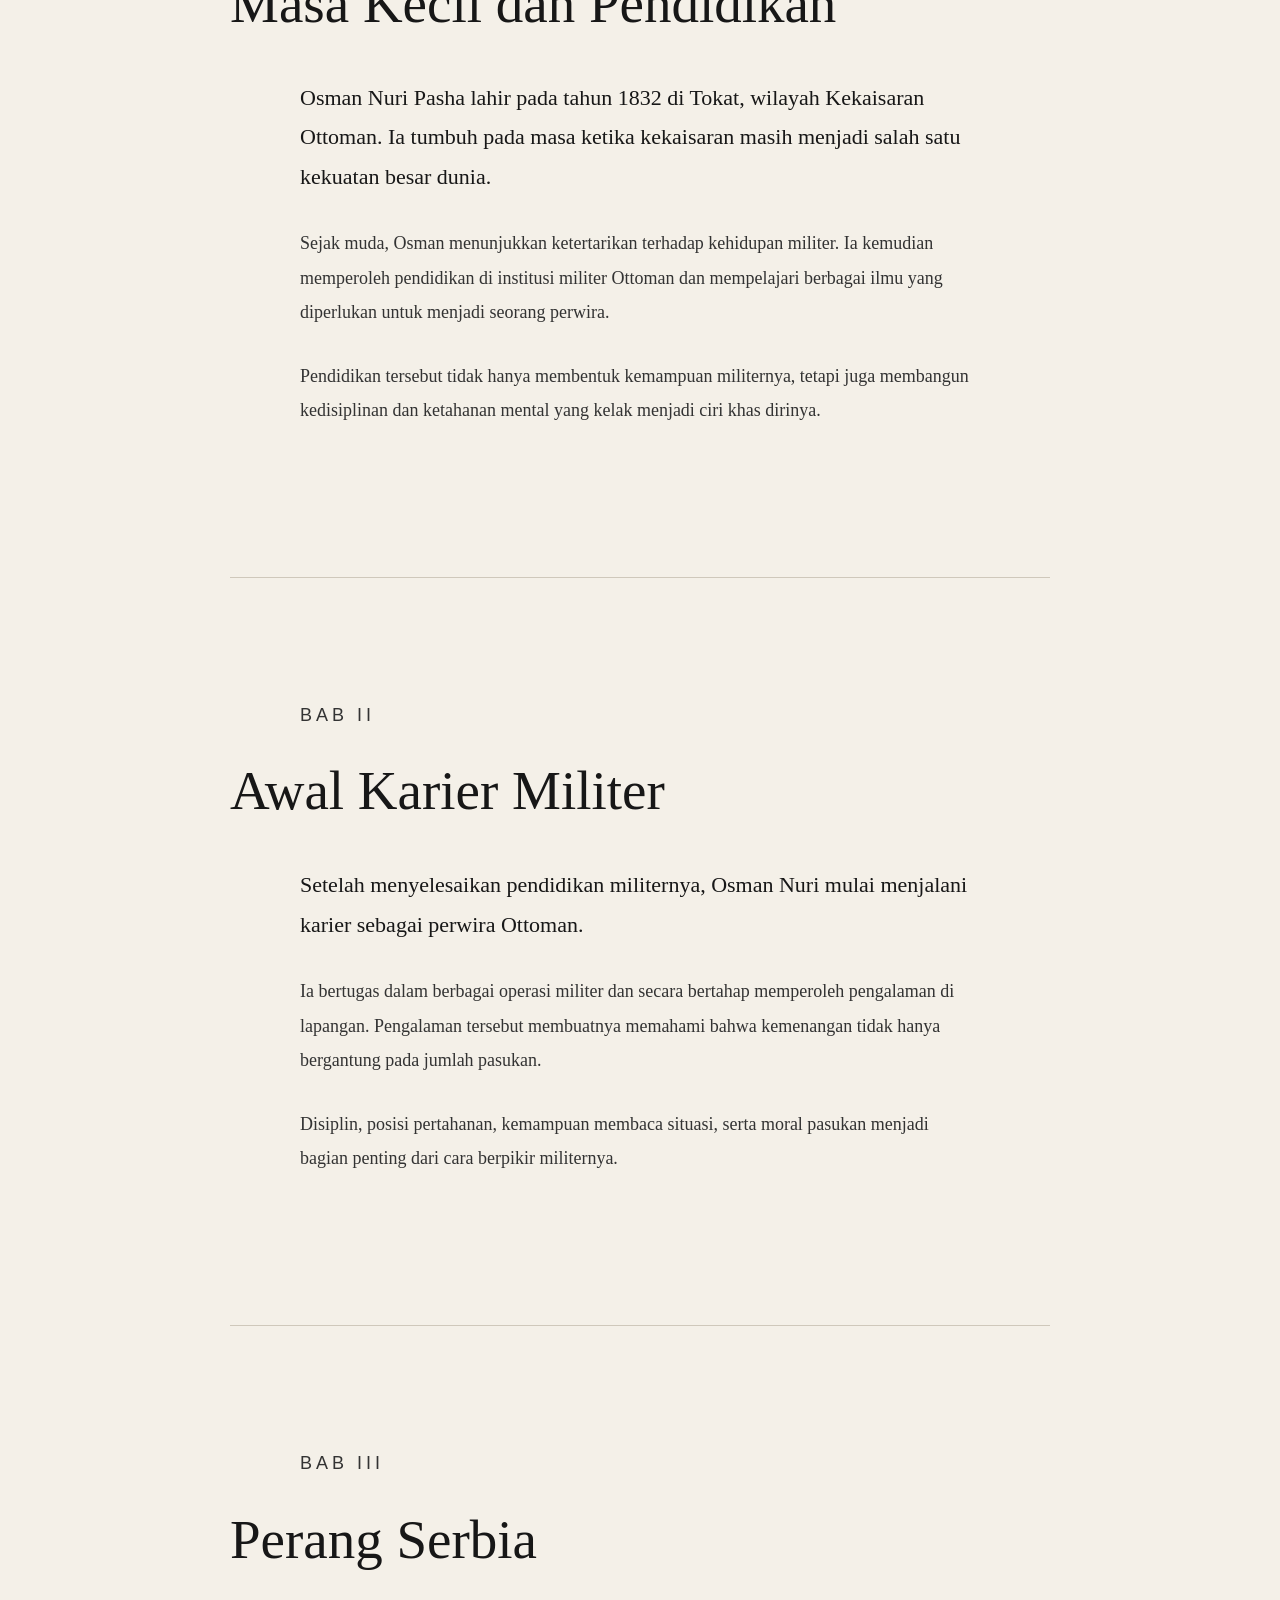
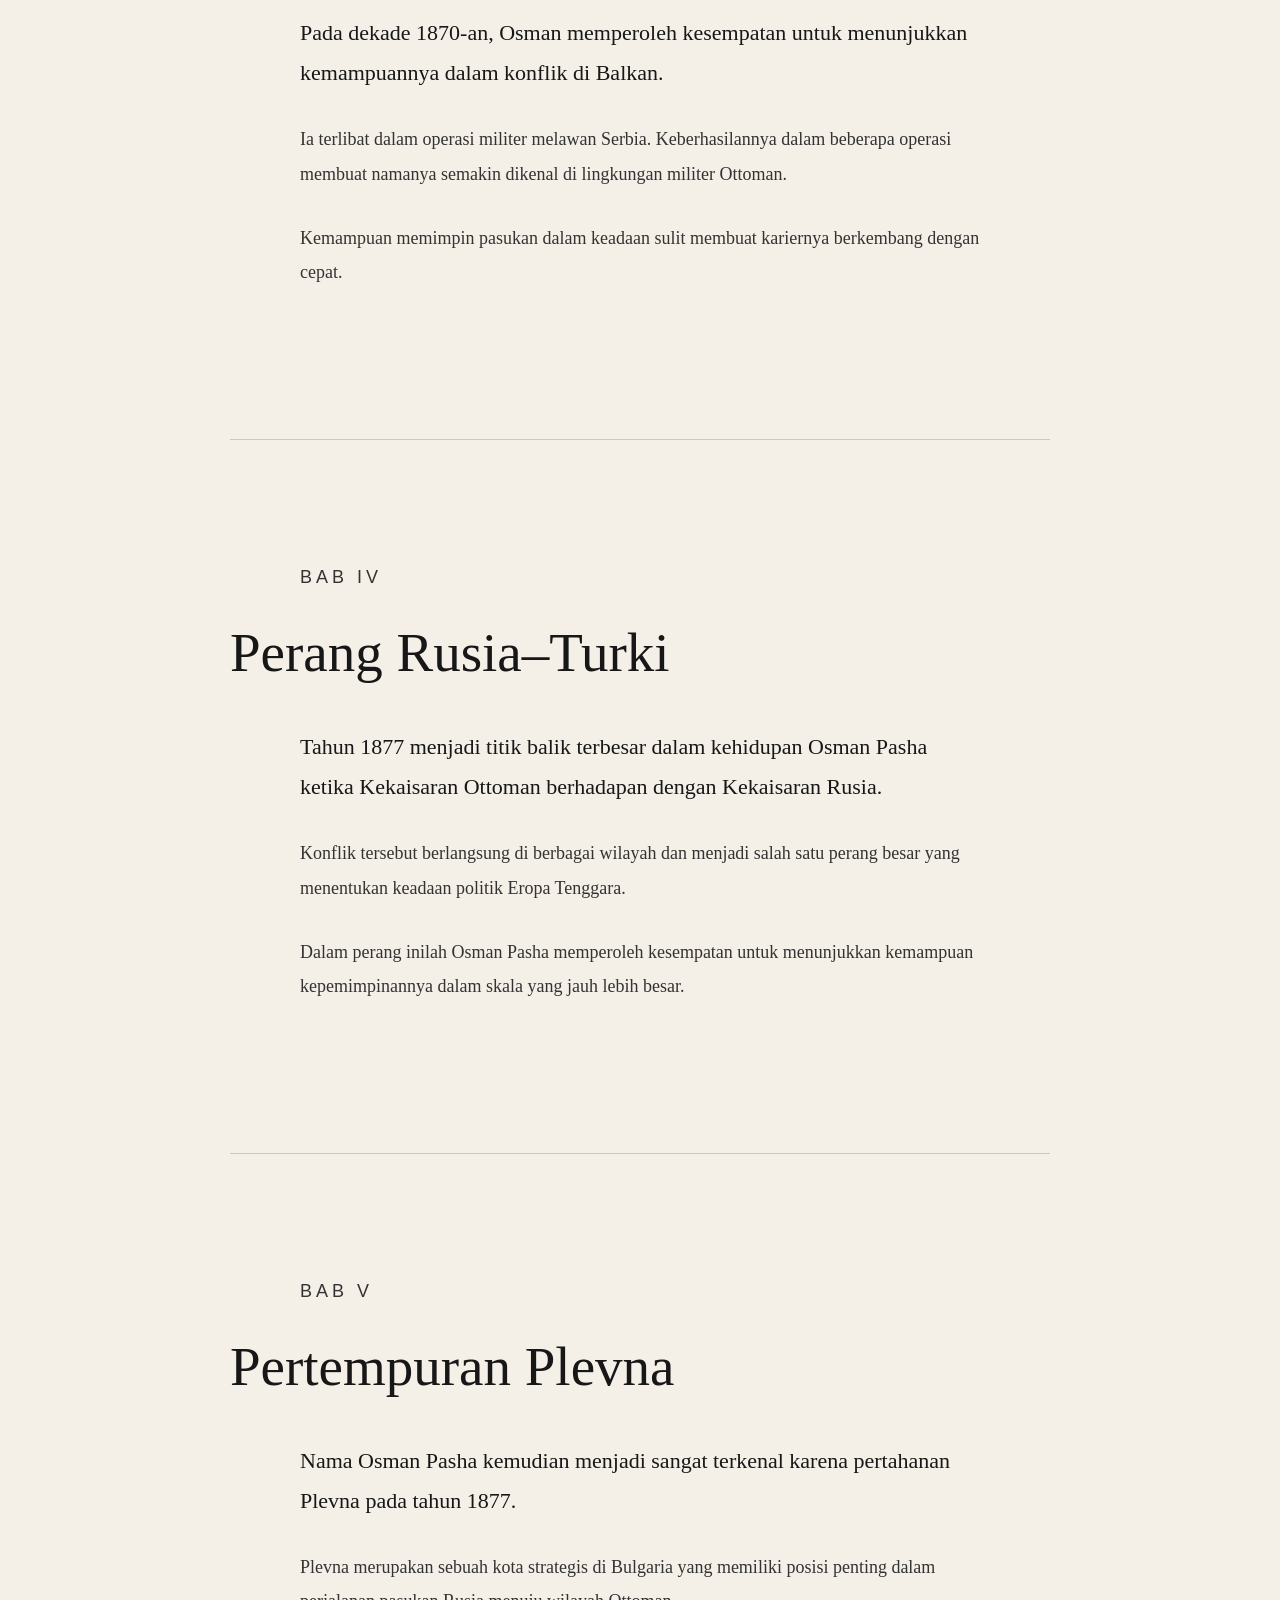
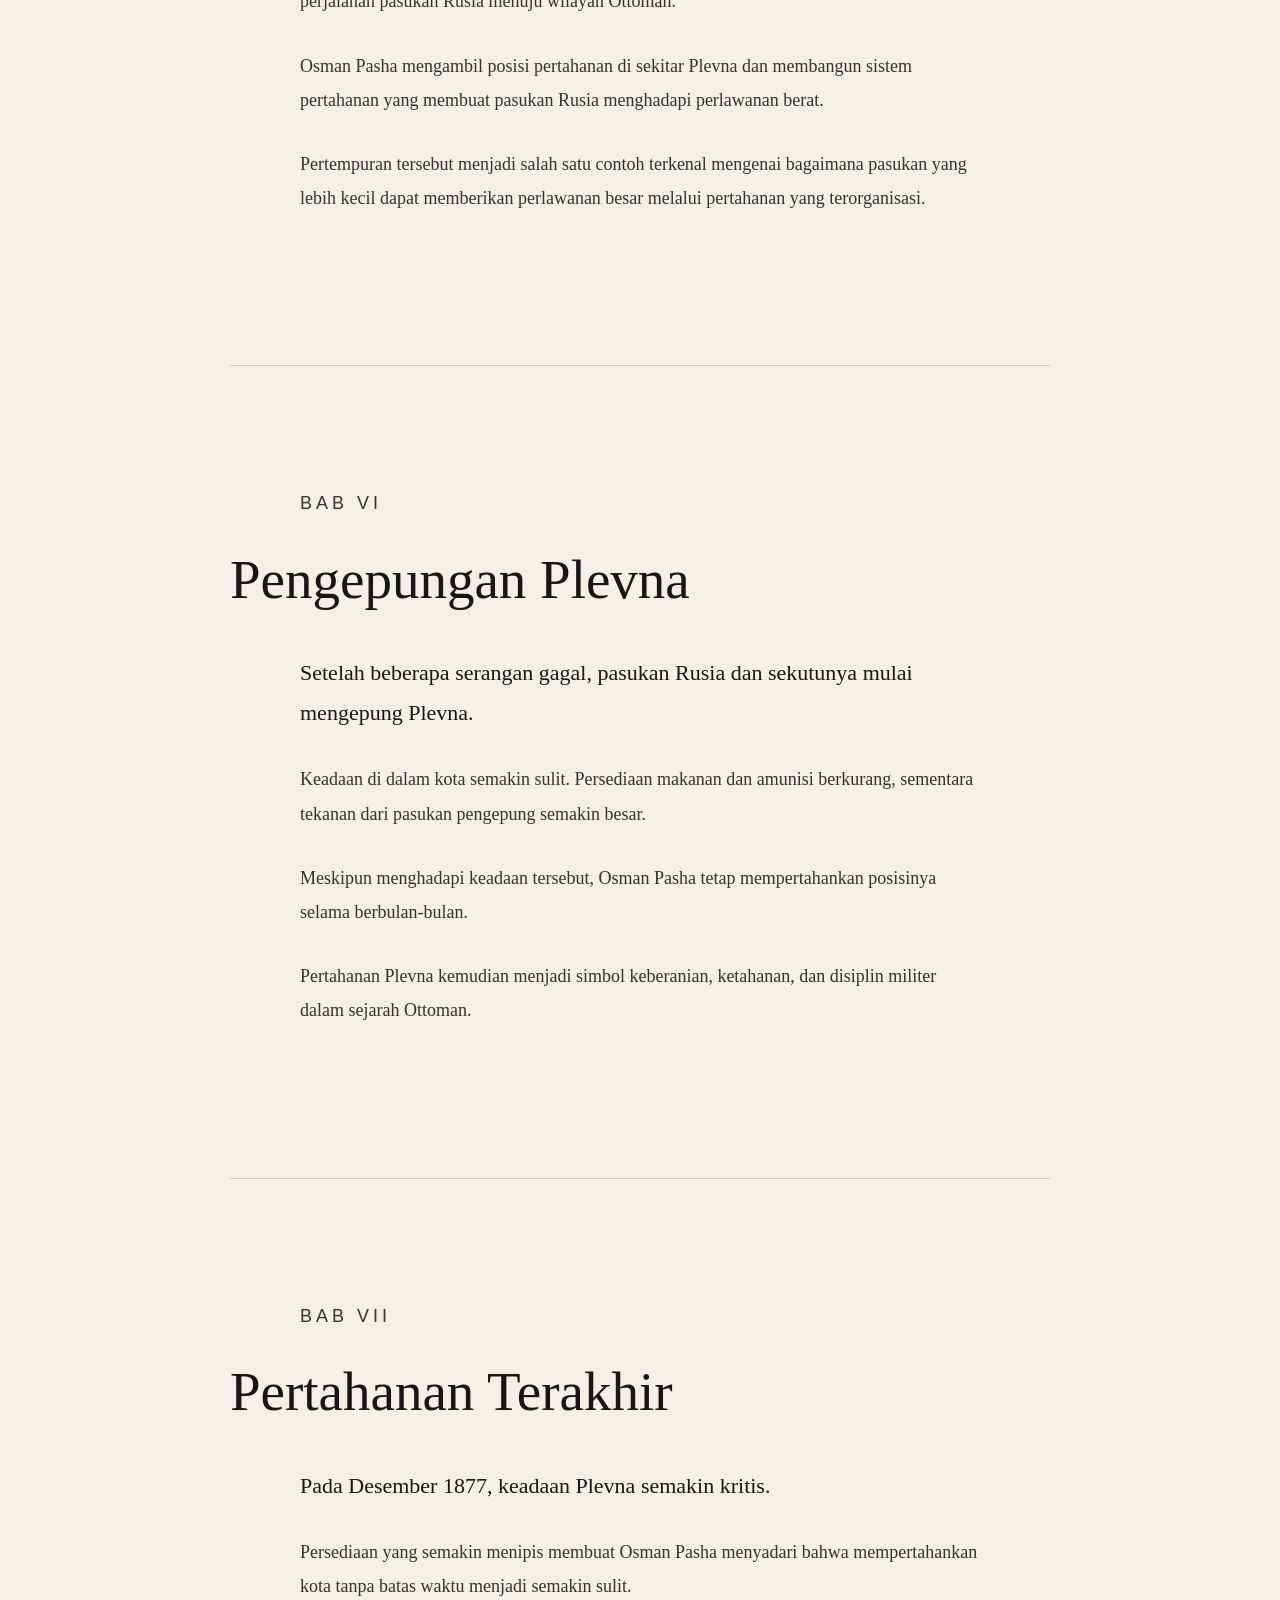
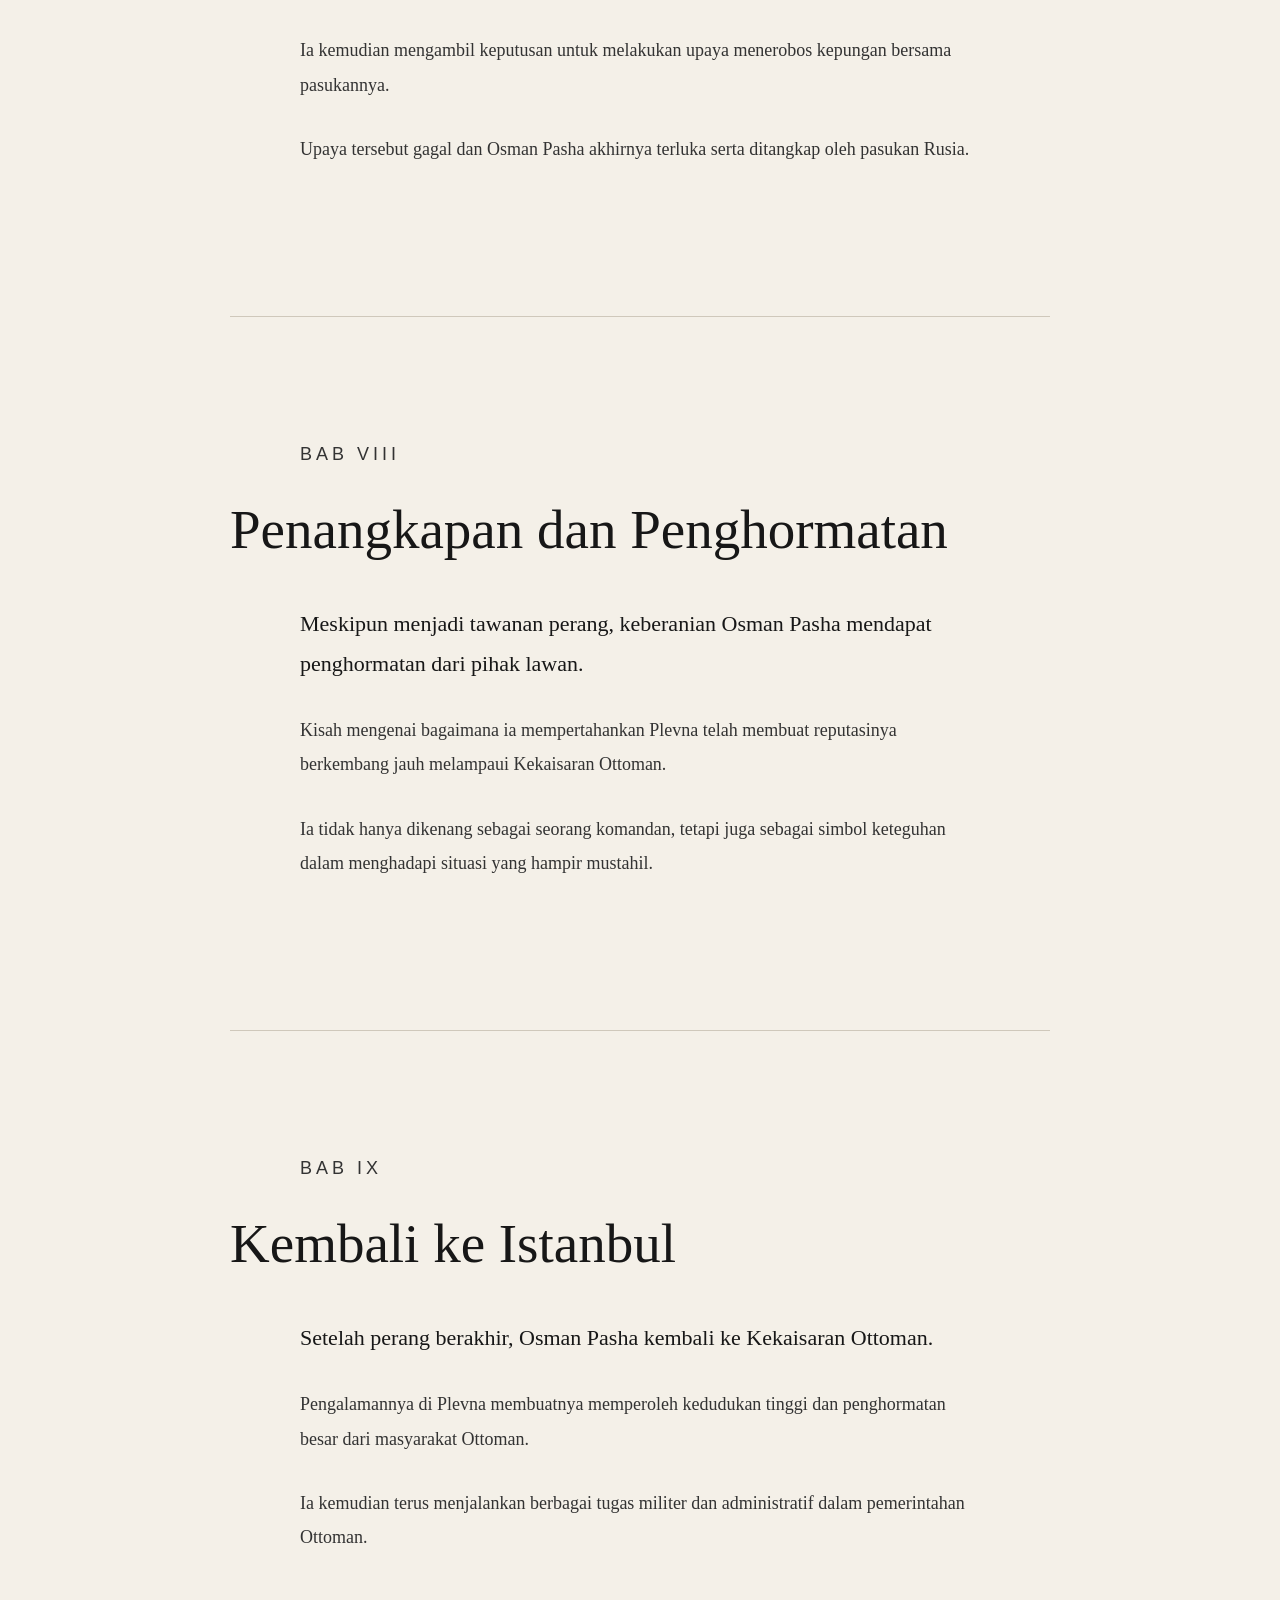
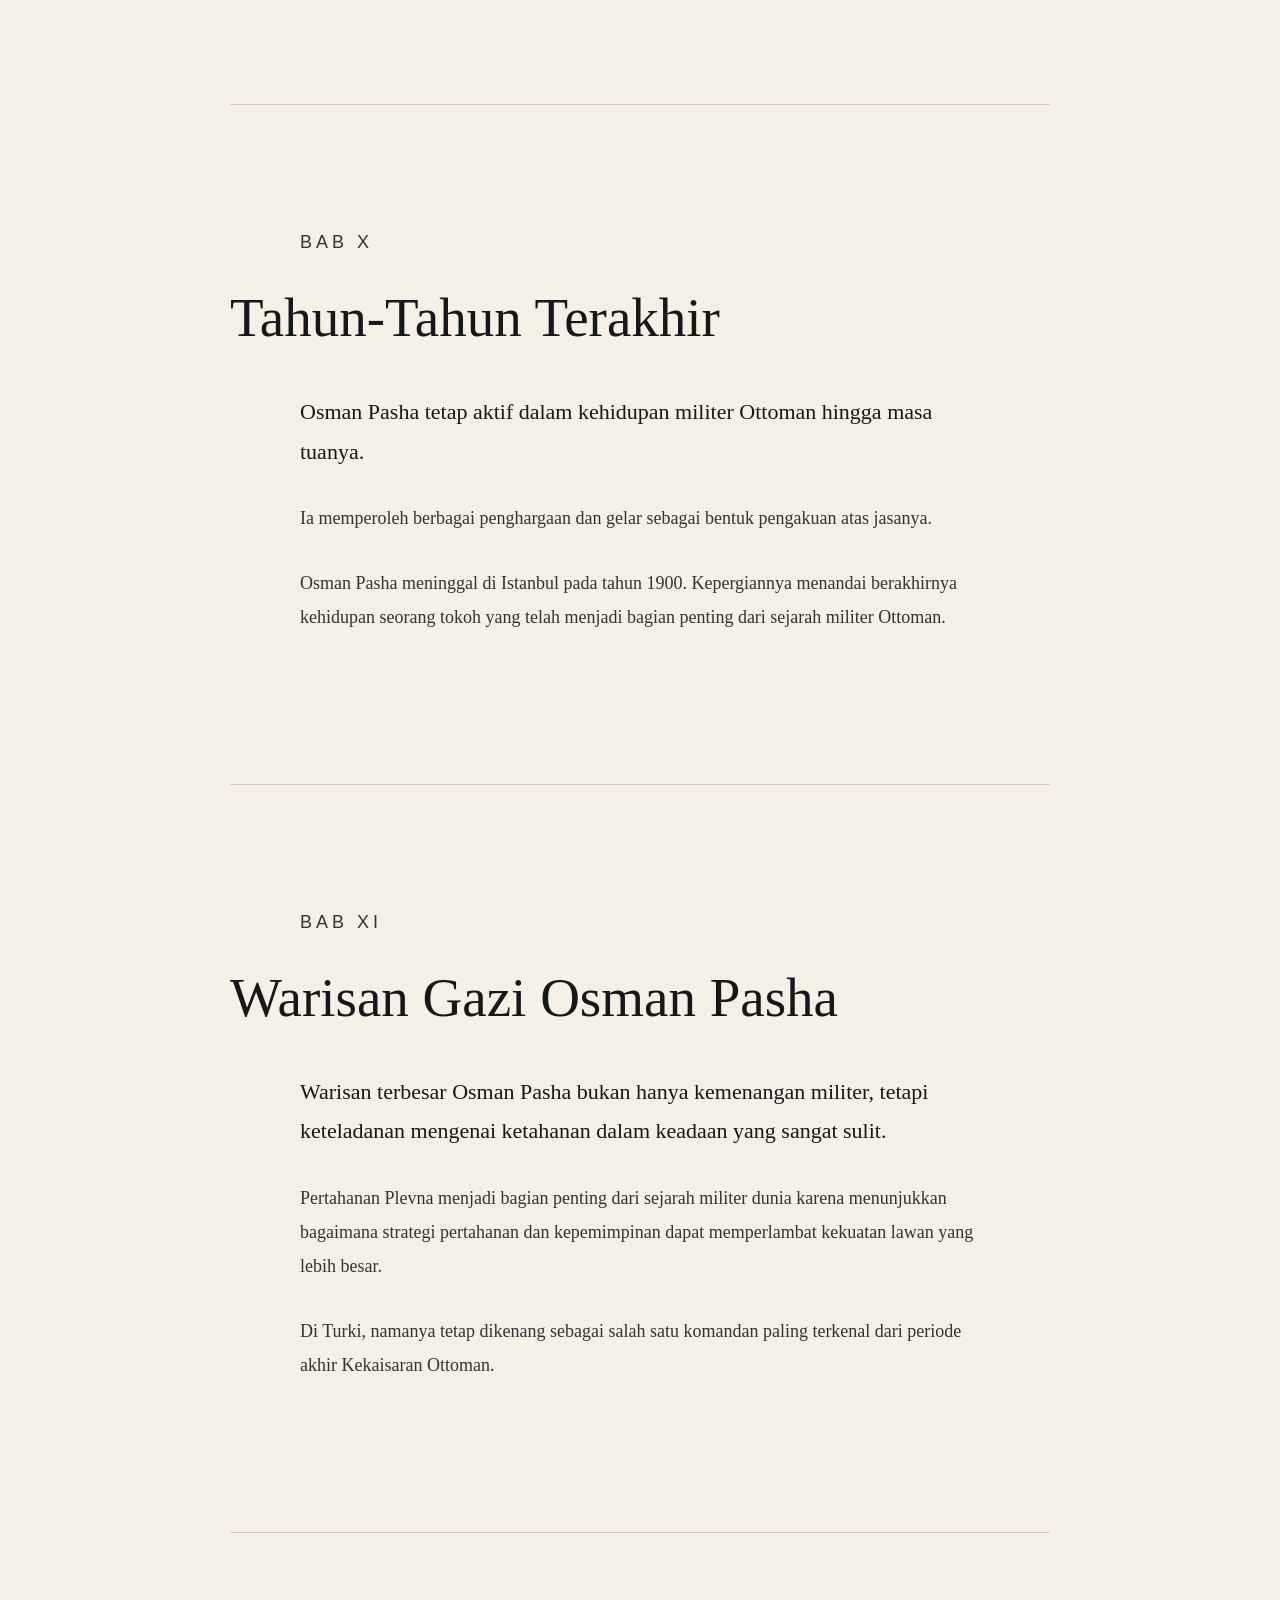
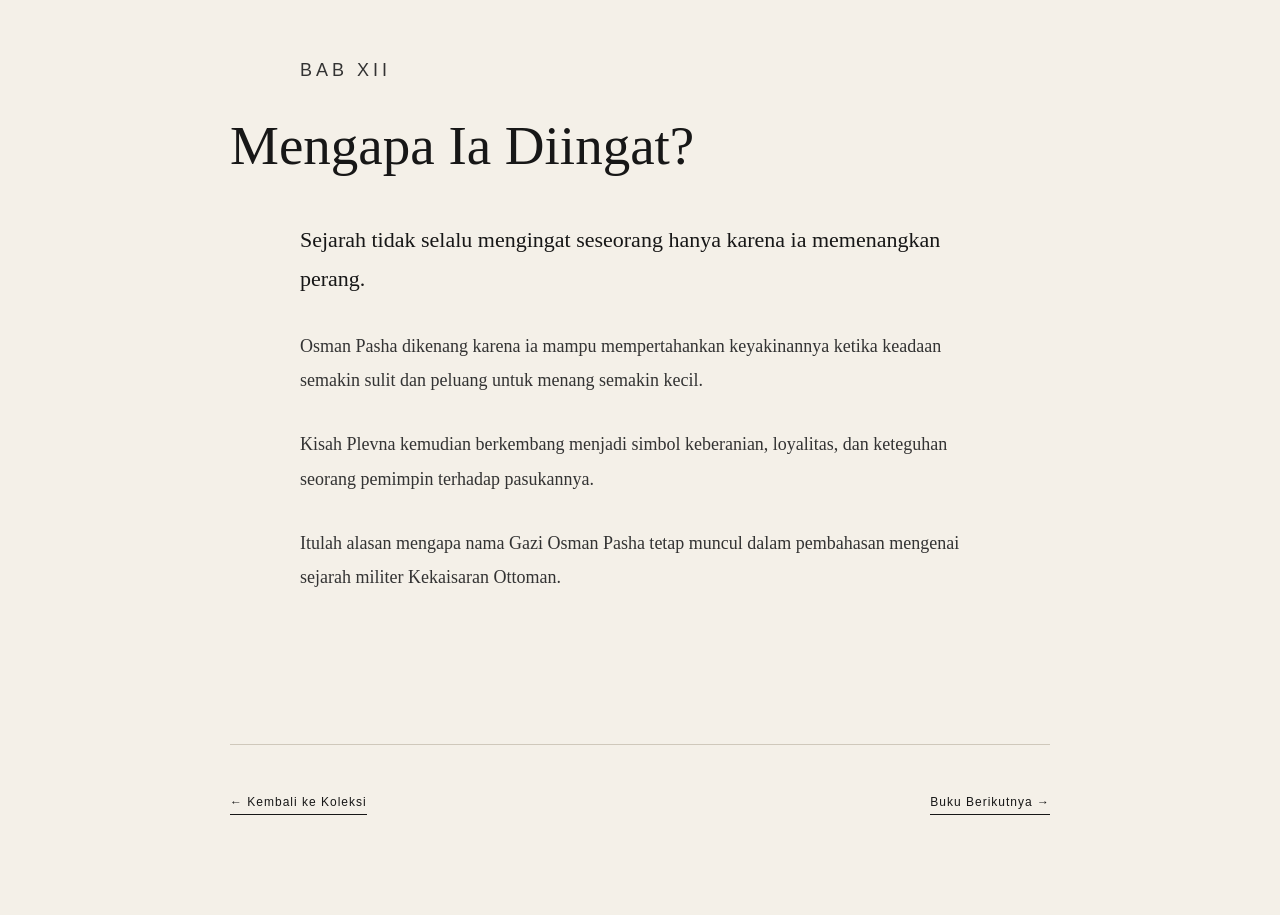
<file: books/buku1.html>
<!DOCTYPE html>
<html lang="id">
<head>
    <meta charset="UTF-8">
    <meta name="viewport" content="width=device-width, initial-scale=1.0">

    <title>Gazi Osman Pasha — Archive Reader</title>

    <link rel="stylesheet" href="../style.css">
</head>

<body>

    <header class="reader-header">
        <div>
            <h1>GAZI OSMAN PASHA</h1>
            <p class="reader-subtitle">
                Panglima Ottoman dan Pahlawan Plevna
            </p>
        </div>

        <a href="../index.html">← Kembali ke Koleksi</a>
    </header>


    <main class="reader">

        <section class="reader-meta">
            <p><strong>Penulis:</strong> Archive Reader</p>
            <p><strong>Kategori:</strong> Biografi Sejarah</p>
            <p><strong>Bahasa:</strong> Indonesia</p>
        </section>


        <section class="toc">

            <h2>Daftar Isi</h2>

            <ol>
                <li><a href="#bab1">Masa Kecil dan Pendidikan</a></li>
                <li><a href="#bab2">Awal Karier Militer</a></li>
                <li><a href="#bab3">Perang Serbia</a></li>
                <li><a href="#bab4">Perang Rusia–Turki</a></li>
                <li><a href="#bab5">Pertempuran Plevna</a></li>
                <li><a href="#bab6">Pengepungan Plevna</a></li>
                <li><a href="#bab7">Pertahanan Terakhir</a></li>
                <li><a href="#bab8">Penangkapan dan Penghormatan</a></li>
                <li><a href="#bab9">Kembali ke Istanbul</a></li>
                <li><a href="#bab10">Tahun-Tahun Terakhir</a></li>
                <li><a href="#bab11">Warisan Gazi Osman Pasha</a></li>
                <li><a href="#bab12">Mengapa Ia Diingat?</a></li>
            </ol>

        </section>


        <!-- BAB 1 -->

        <article class="chapter" id="bab1">

            <p class="chapter-number">BAB I</p>

            <h2>Masa Kecil dan Pendidikan</h2>

            <p class="lead">
                Osman Nuri Pasha lahir pada tahun 1832 di Tokat,
                wilayah Kekaisaran Ottoman. Ia tumbuh pada masa ketika
                kekaisaran masih menjadi salah satu kekuatan besar dunia.
            </p>

            <p>
                Sejak muda, Osman menunjukkan ketertarikan terhadap
                kehidupan militer. Ia kemudian memperoleh pendidikan
                di institusi militer Ottoman dan mempelajari berbagai
                ilmu yang diperlukan untuk menjadi seorang perwira.
            </p>

            <p>
                Pendidikan tersebut tidak hanya membentuk kemampuan
                militernya, tetapi juga membangun kedisiplinan dan
                ketahanan mental yang kelak menjadi ciri khas dirinya.
            </p>

        </article>


        <!-- BAB 2 -->

        <article class="chapter" id="bab2">

            <p class="chapter-number">BAB II</p>

            <h2>Awal Karier Militer</h2>

            <p class="lead">
                Setelah menyelesaikan pendidikan militernya, Osman Nuri
                mulai menjalani karier sebagai perwira Ottoman.
            </p>

            <p>
                Ia bertugas dalam berbagai operasi militer dan secara
                bertahap memperoleh pengalaman di lapangan. Pengalaman
                tersebut membuatnya memahami bahwa kemenangan tidak
                hanya bergantung pada jumlah pasukan.
            </p>

            <p>
                Disiplin, posisi pertahanan, kemampuan membaca situasi,
                serta moral pasukan menjadi bagian penting dari cara
                berpikir militernya.
            </p>

        </article>


        <!-- BAB 3 -->

        <article class="chapter" id="bab3">

            <p class="chapter-number">BAB III</p>

            <h2>Perang Serbia</h2>

            <p class="lead">
                Pada dekade 1870-an, Osman memperoleh kesempatan untuk
                menunjukkan kemampuannya dalam konflik di Balkan.
            </p>

            <p>
                Ia terlibat dalam operasi militer melawan Serbia.
                Keberhasilannya dalam beberapa operasi membuat namanya
                semakin dikenal di lingkungan militer Ottoman.
            </p>

            <p>
                Kemampuan memimpin pasukan dalam keadaan sulit membuat
                kariernya berkembang dengan cepat.
            </p>

        </article>


        <!-- BAB 4 -->

        <article class="chapter" id="bab4">

            <p class="chapter-number">BAB IV</p>

            <h2>Perang Rusia–Turki</h2>

            <p class="lead">
                Tahun 1877 menjadi titik balik terbesar dalam kehidupan
                Osman Pasha ketika Kekaisaran Ottoman berhadapan dengan
                Kekaisaran Rusia.
            </p>

            <p>
                Konflik tersebut berlangsung di berbagai wilayah dan
                menjadi salah satu perang besar yang menentukan keadaan
                politik Eropa Tenggara.
            </p>

            <p>
                Dalam perang inilah Osman Pasha memperoleh kesempatan
                untuk menunjukkan kemampuan kepemimpinannya dalam skala
                yang jauh lebih besar.
            </p>

        </article>


        <!-- BAB 5 -->

        <article class="chapter" id="bab5">

            <p class="chapter-number">BAB V</p>

            <h2>Pertempuran Plevna</h2>

            <p class="lead">
                Nama Osman Pasha kemudian menjadi sangat terkenal karena
                pertahanan Plevna pada tahun 1877.
            </p>

            <p>
                Plevna merupakan sebuah kota strategis di Bulgaria
                yang memiliki posisi penting dalam perjalanan pasukan
                Rusia menuju wilayah Ottoman.
            </p>

            <p>
                Osman Pasha mengambil posisi pertahanan di sekitar
                Plevna dan membangun sistem pertahanan yang membuat
                pasukan Rusia menghadapi perlawanan berat.
            </p>

            <p>
                Pertempuran tersebut menjadi salah satu contoh terkenal
                mengenai bagaimana pasukan yang lebih kecil dapat
                memberikan perlawanan besar melalui pertahanan yang
                terorganisasi.
            </p>

        </article>


        <!-- BAB 6 -->

        <article class="chapter" id="bab6">

            <p class="chapter-number">BAB VI</p>

            <h2>Pengepungan Plevna</h2>

            <p class="lead">
                Setelah beberapa serangan gagal, pasukan Rusia dan
                sekutunya mulai mengepung Plevna.
            </p>

            <p>
                Keadaan di dalam kota semakin sulit. Persediaan makanan
                dan amunisi berkurang, sementara tekanan dari pasukan
                pengepung semakin besar.
            </p>

            <p>
                Meskipun menghadapi keadaan tersebut, Osman Pasha tetap
                mempertahankan posisinya selama berbulan-bulan.
            </p>

            <p>
                Pertahanan Plevna kemudian menjadi simbol keberanian,
                ketahanan, dan disiplin militer dalam sejarah Ottoman.
            </p>

        </article>


        <!-- BAB 7 -->

        <article class="chapter" id="bab7">

            <p class="chapter-number">BAB VII</p>

            <h2>Pertahanan Terakhir</h2>

            <p class="lead">
                Pada Desember 1877, keadaan Plevna semakin kritis.
            </p>

            <p>
                Persediaan yang semakin menipis membuat Osman Pasha
                menyadari bahwa mempertahankan kota tanpa batas waktu
                menjadi semakin sulit.
            </p>

            <p>
                Ia kemudian mengambil keputusan untuk melakukan
                upaya menerobos kepungan bersama pasukannya.
            </p>

            <p>
                Upaya tersebut gagal dan Osman Pasha akhirnya terluka
                serta ditangkap oleh pasukan Rusia.
            </p>

        </article>


        <!-- BAB 8 -->

        <article class="chapter" id="bab8">

            <p class="chapter-number">BAB VIII</p>

            <h2>Penangkapan dan Penghormatan</h2>

            <p class="lead">
                Meskipun menjadi tawanan perang, keberanian Osman Pasha
                mendapat penghormatan dari pihak lawan.
            </p>

            <p>
                Kisah mengenai bagaimana ia mempertahankan Plevna
                telah membuat reputasinya berkembang jauh melampaui
                Kekaisaran Ottoman.
            </p>

            <p>
                Ia tidak hanya dikenang sebagai seorang komandan,
                tetapi juga sebagai simbol keteguhan dalam menghadapi
                situasi yang hampir mustahil.
            </p>

        </article>


        <!-- BAB 9 -->

        <article class="chapter" id="bab9">

            <p class="chapter-number">BAB IX</p>

            <h2>Kembali ke Istanbul</h2>

            <p class="lead">
                Setelah perang berakhir, Osman Pasha kembali ke
                Kekaisaran Ottoman.
            </p>

            <p>
                Pengalamannya di Plevna membuatnya memperoleh kedudukan
                tinggi dan penghormatan besar dari masyarakat Ottoman.
            </p>

            <p>
                Ia kemudian terus menjalankan berbagai tugas militer
                dan administratif dalam pemerintahan Ottoman.
            </p>

        </article>


        <!-- BAB 10 -->

        <article class="chapter" id="bab10">

            <p class="chapter-number">BAB X</p>

            <h2>Tahun-Tahun Terakhir</h2>

            <p class="lead">
                Osman Pasha tetap aktif dalam kehidupan militer Ottoman
                hingga masa tuanya.
            </p>

            <p>
                Ia memperoleh berbagai penghargaan dan gelar sebagai
                bentuk pengakuan atas jasanya.
            </p>

            <p>
                Osman Pasha meninggal di Istanbul pada tahun 1900.
                Kepergiannya menandai berakhirnya kehidupan seorang
                tokoh yang telah menjadi bagian penting dari sejarah
                militer Ottoman.
            </p>

        </article>


        <!-- BAB 11 -->

        <article class="chapter" id="bab11">

            <p class="chapter-number">BAB XI</p>

            <h2>Warisan Gazi Osman Pasha</h2>

            <p class="lead">
                Warisan terbesar Osman Pasha bukan hanya kemenangan
                militer, tetapi keteladanan mengenai ketahanan dalam
                keadaan yang sangat sulit.
            </p>

            <p>
                Pertahanan Plevna menjadi bagian penting dari sejarah
                militer dunia karena menunjukkan bagaimana strategi
                pertahanan dan kepemimpinan dapat memperlambat kekuatan
                lawan yang lebih besar.
            </p>

            <p>
                Di Turki, namanya tetap dikenang sebagai salah satu
                komandan paling terkenal dari periode akhir Kekaisaran
                Ottoman.
            </p>

        </article>


        <!-- BAB 12 -->

        <article class="chapter" id="bab12">

            <p class="chapter-number">BAB XII</p>

            <h2>Mengapa Ia Diingat?</h2>

            <p class="lead">
                Sejarah tidak selalu mengingat seseorang hanya karena
                ia memenangkan perang.
            </p>

            <p>
                Osman Pasha dikenang karena ia mampu mempertahankan
                keyakinannya ketika keadaan semakin sulit dan peluang
                untuk menang semakin kecil.
            </p>

            <p>
                Kisah Plevna kemudian berkembang menjadi simbol
                keberanian, loyalitas, dan keteguhan seorang pemimpin
                terhadap pasukannya.
            </p>

            <p>
                Itulah alasan mengapa nama Gazi Osman Pasha tetap
                muncul dalam pembahasan mengenai sejarah militer
                Kekaisaran Ottoman.
            </p>

        </article>


        <section class="reader-navigation">

            <a href="../index.html">
                ← Kembali ke Koleksi
            </a>

            <a href="buku2.html">
                Buku Berikutnya →
            </a>

        </section>

    </main>

</body>
</html>
</file>
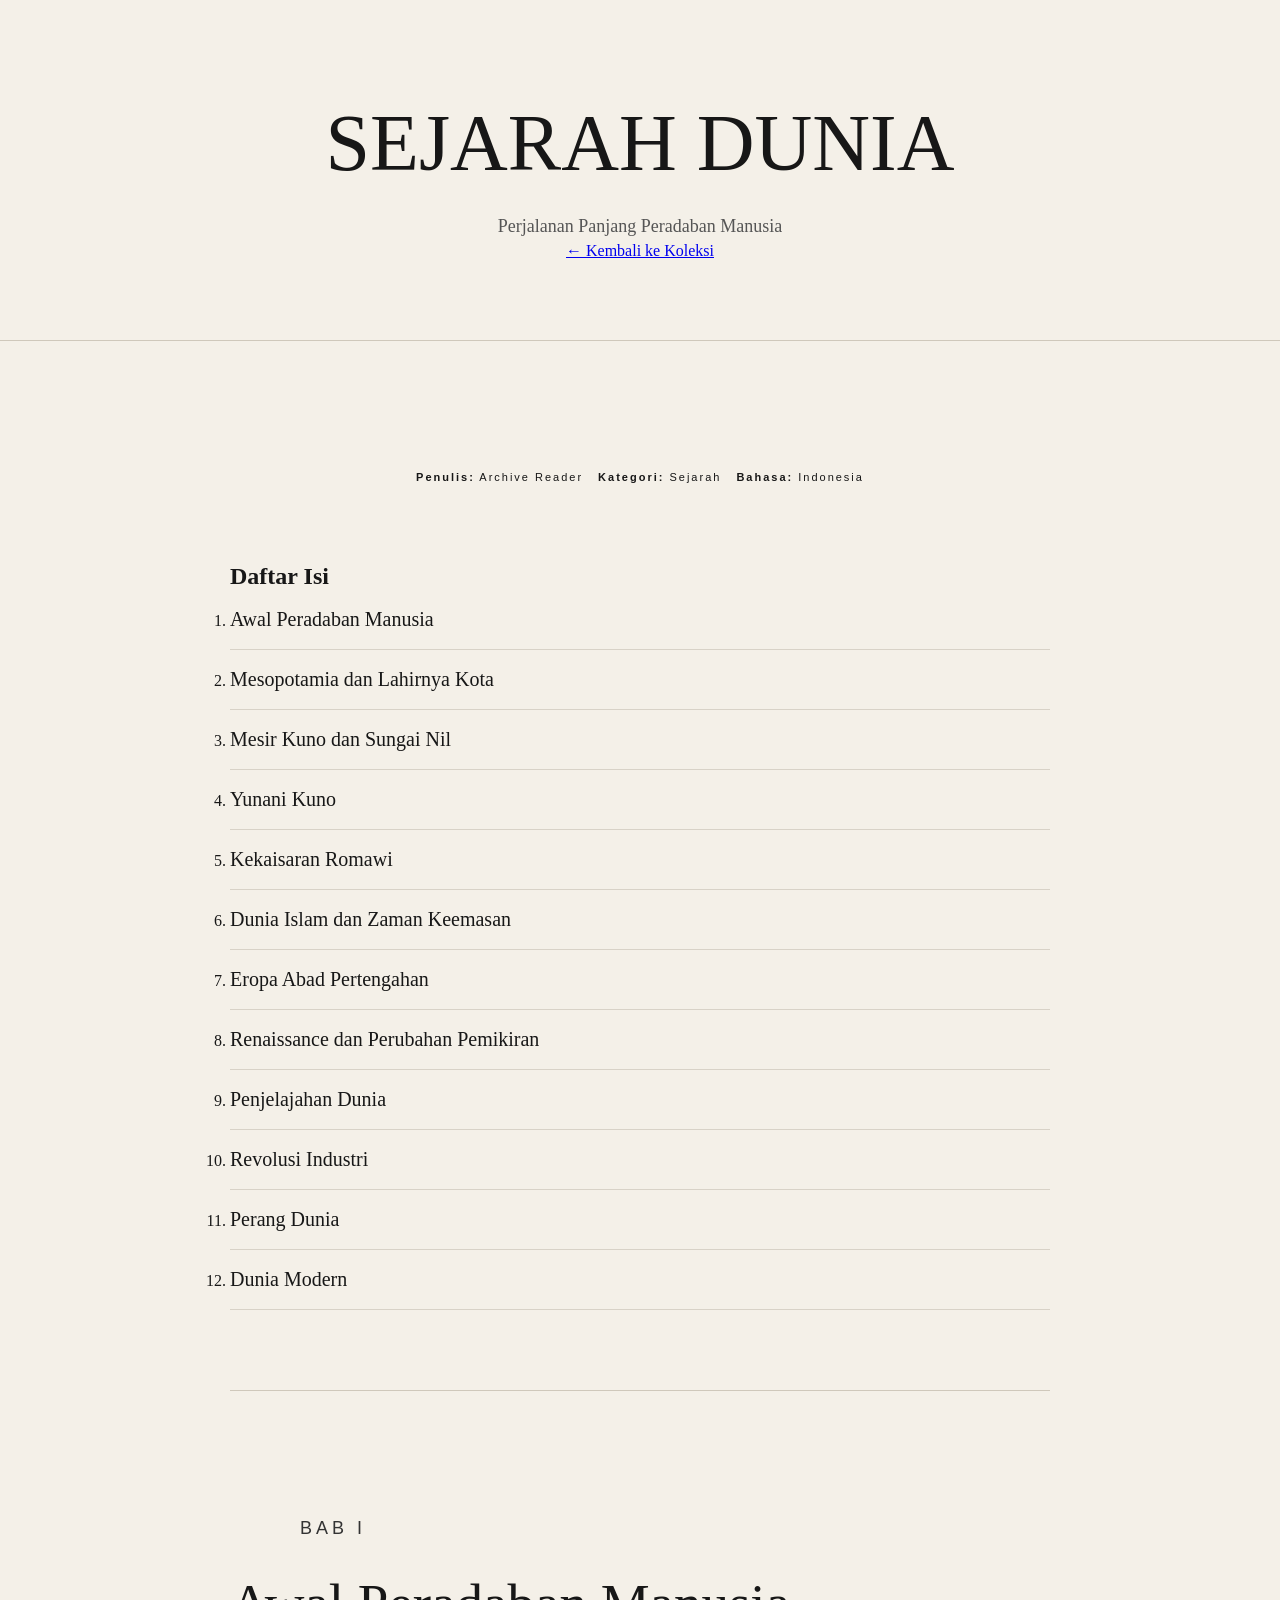
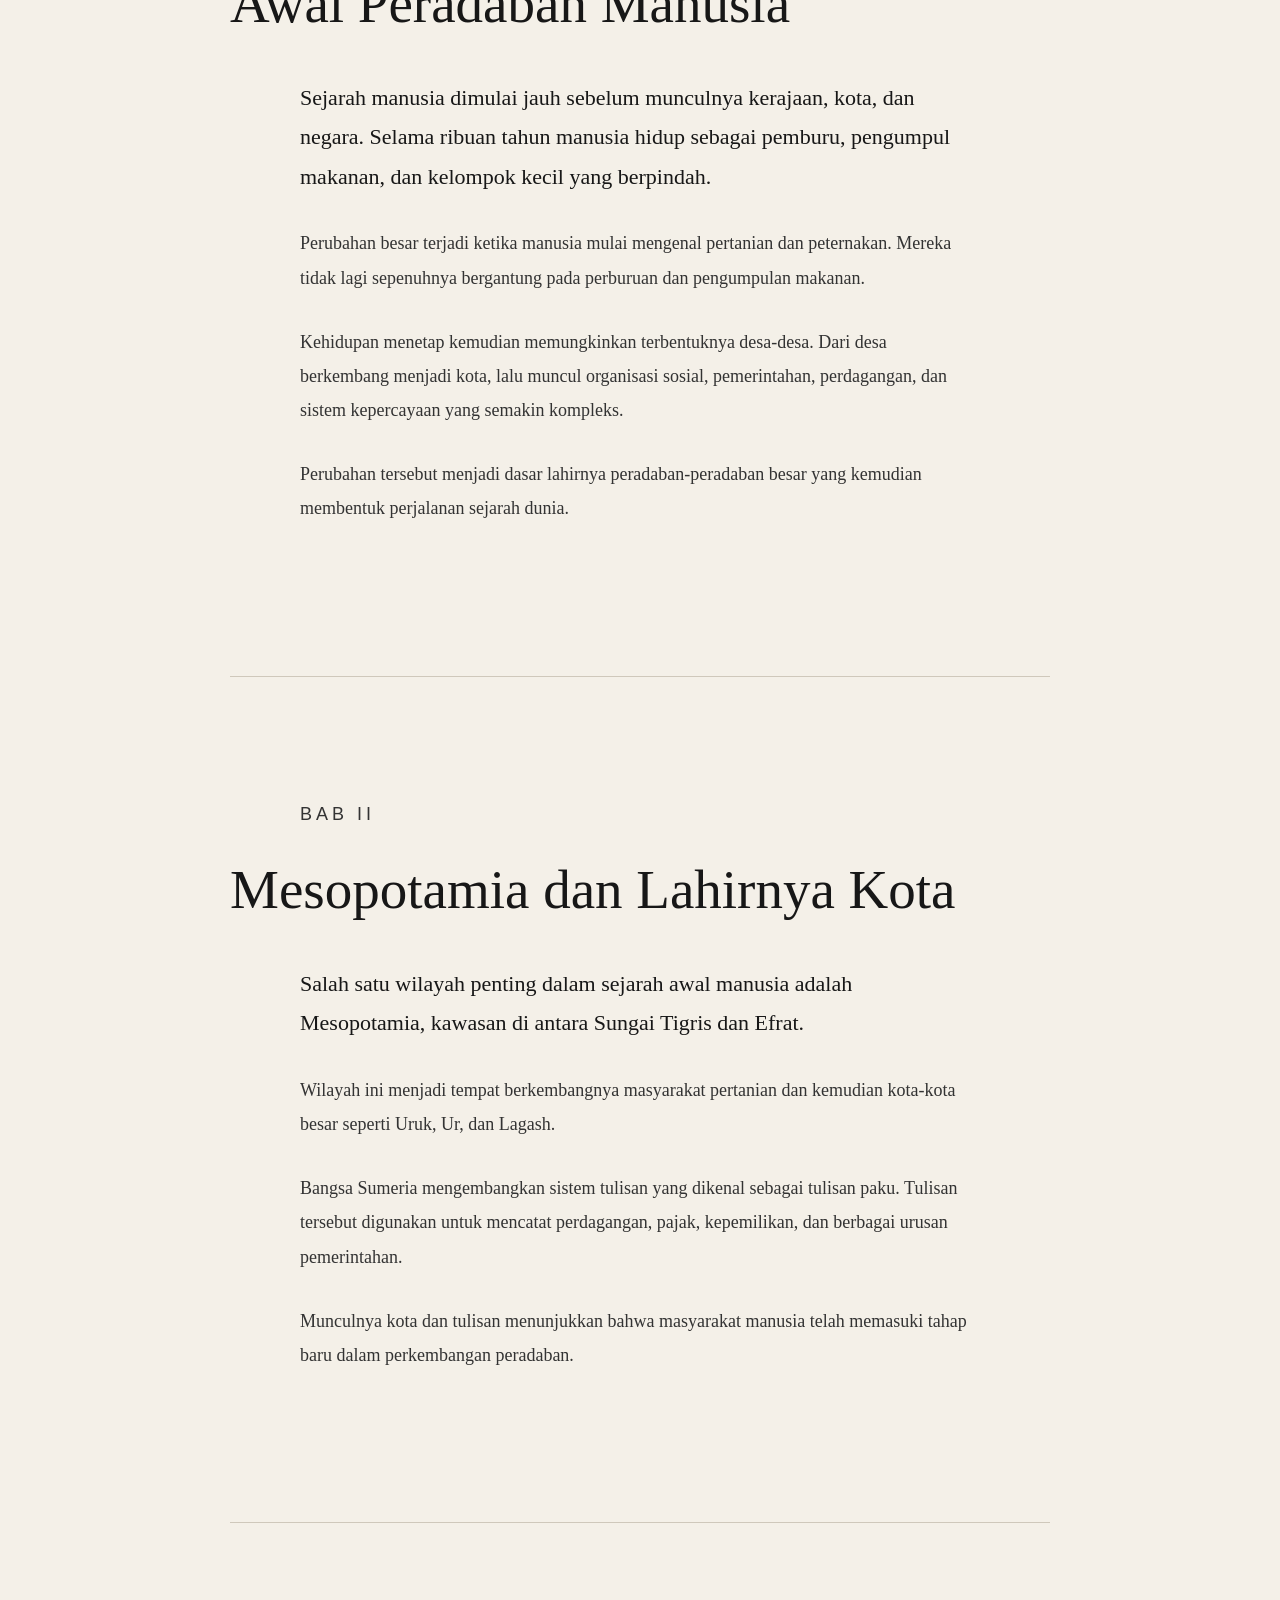
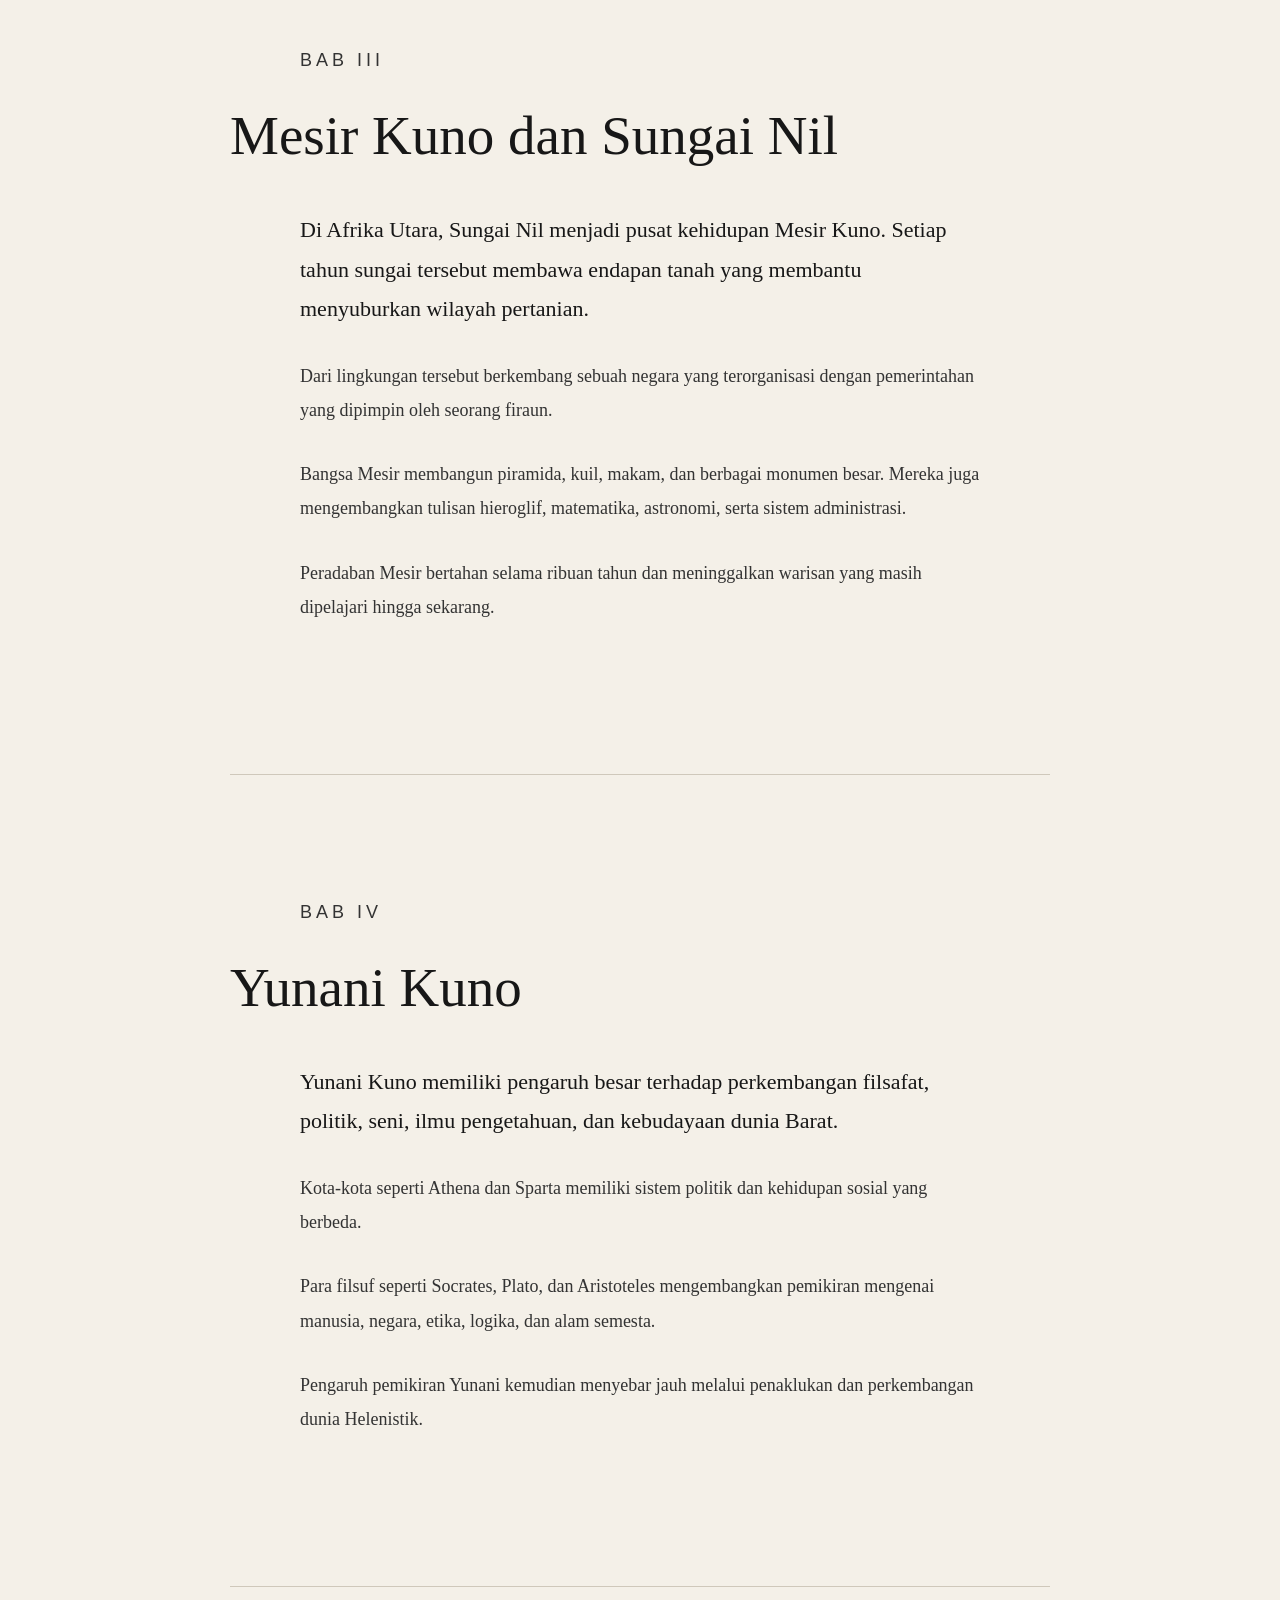
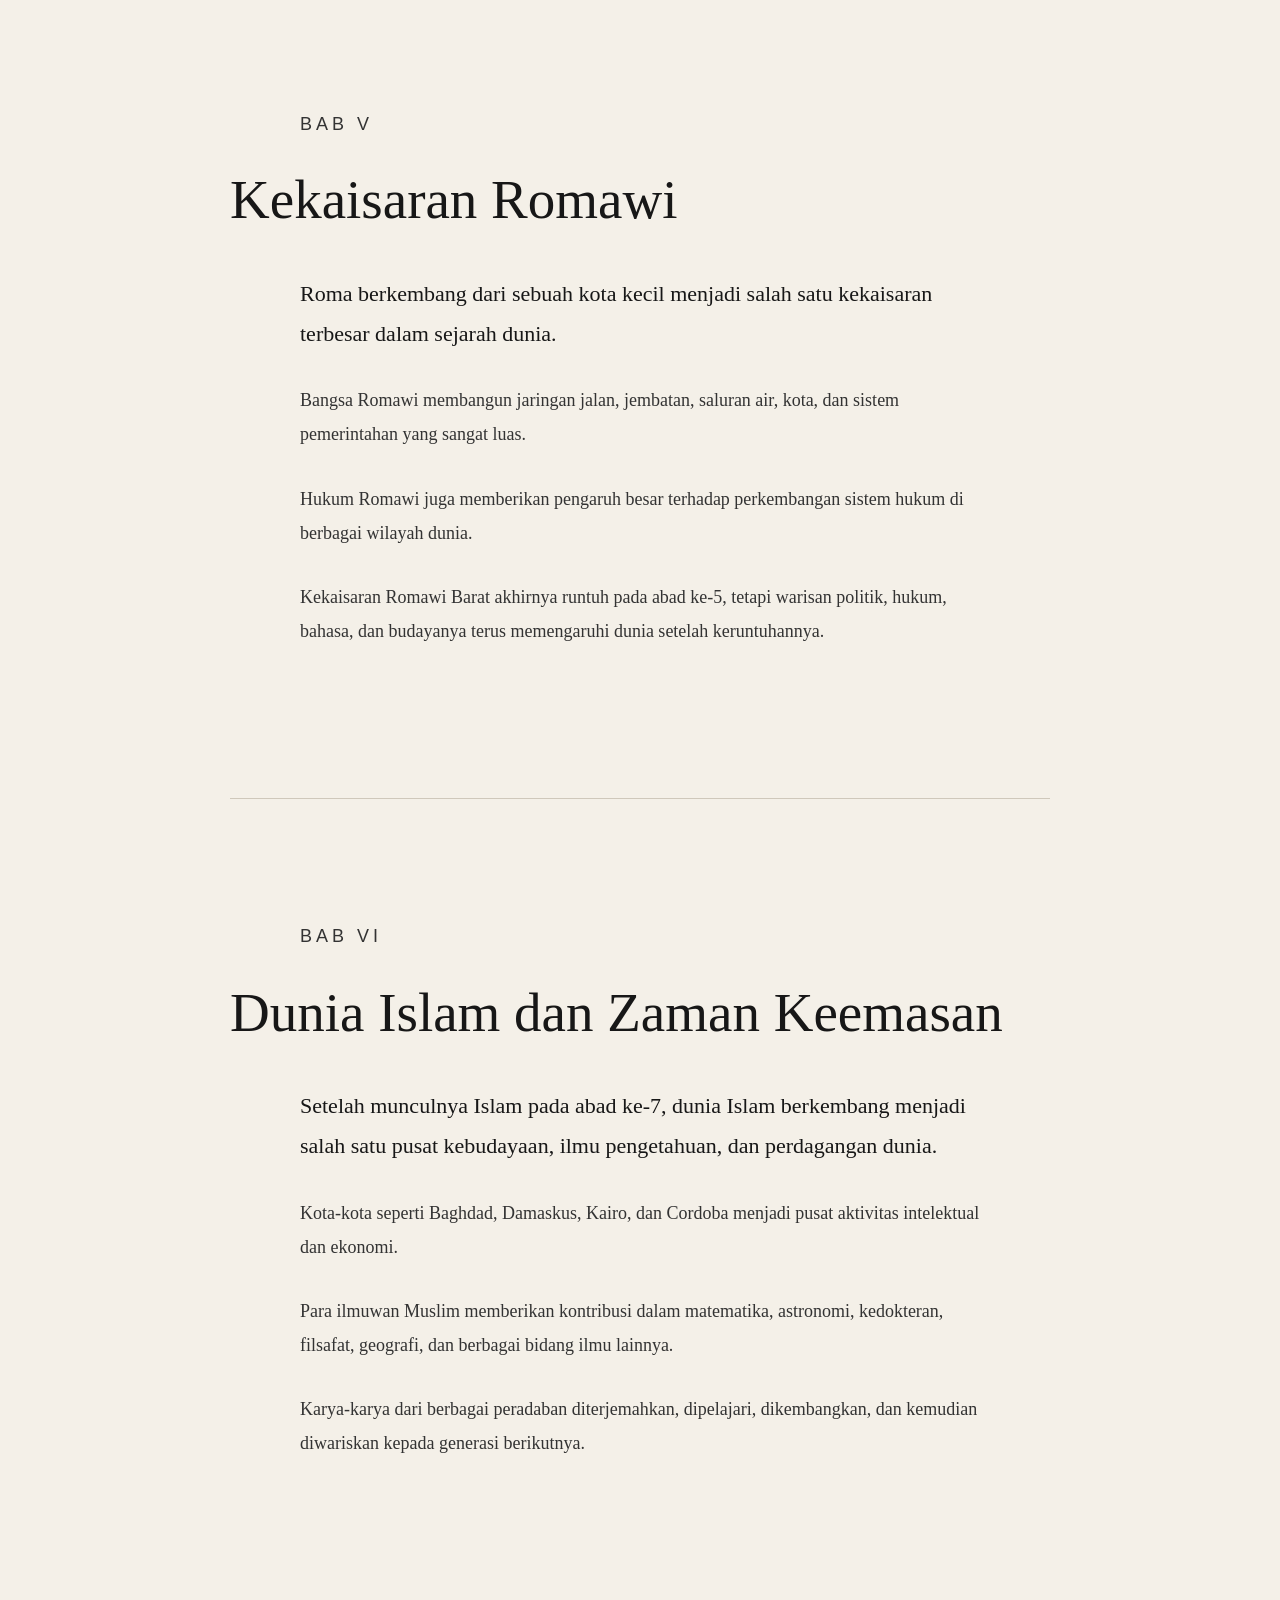
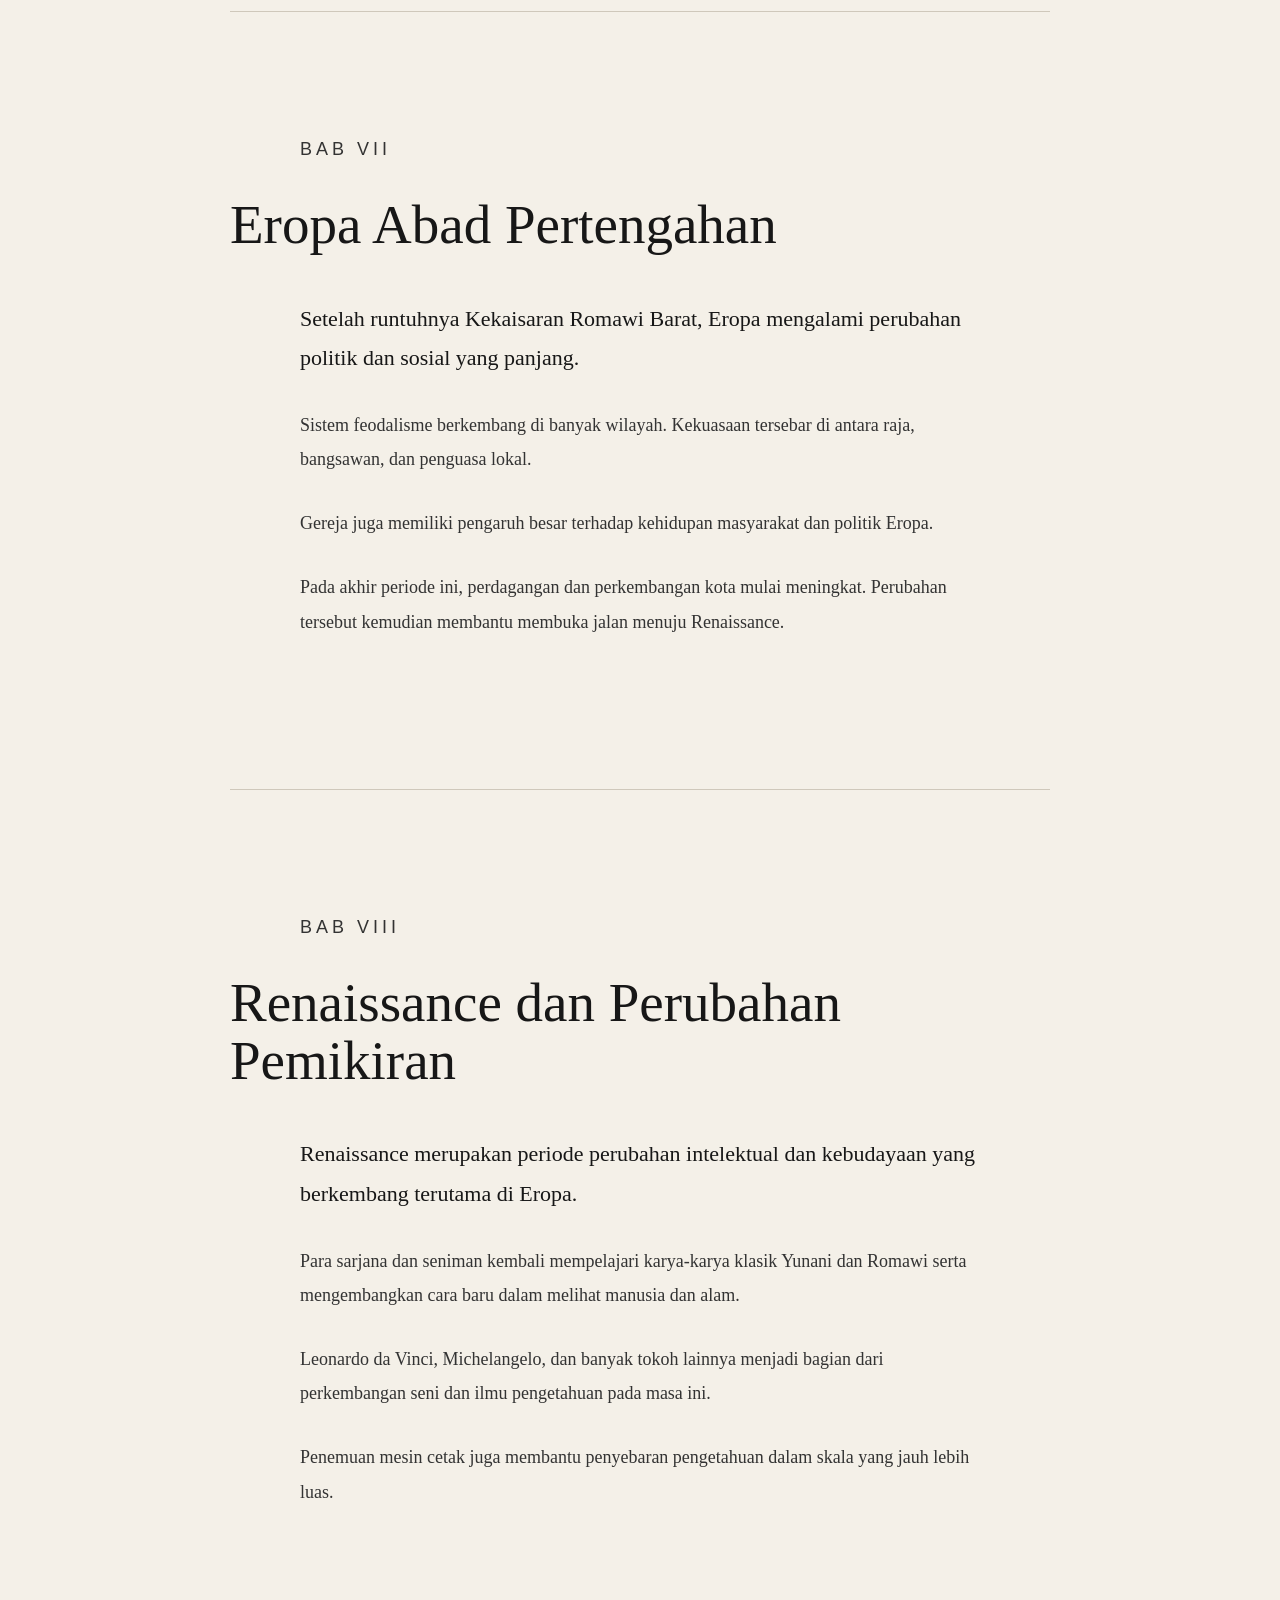
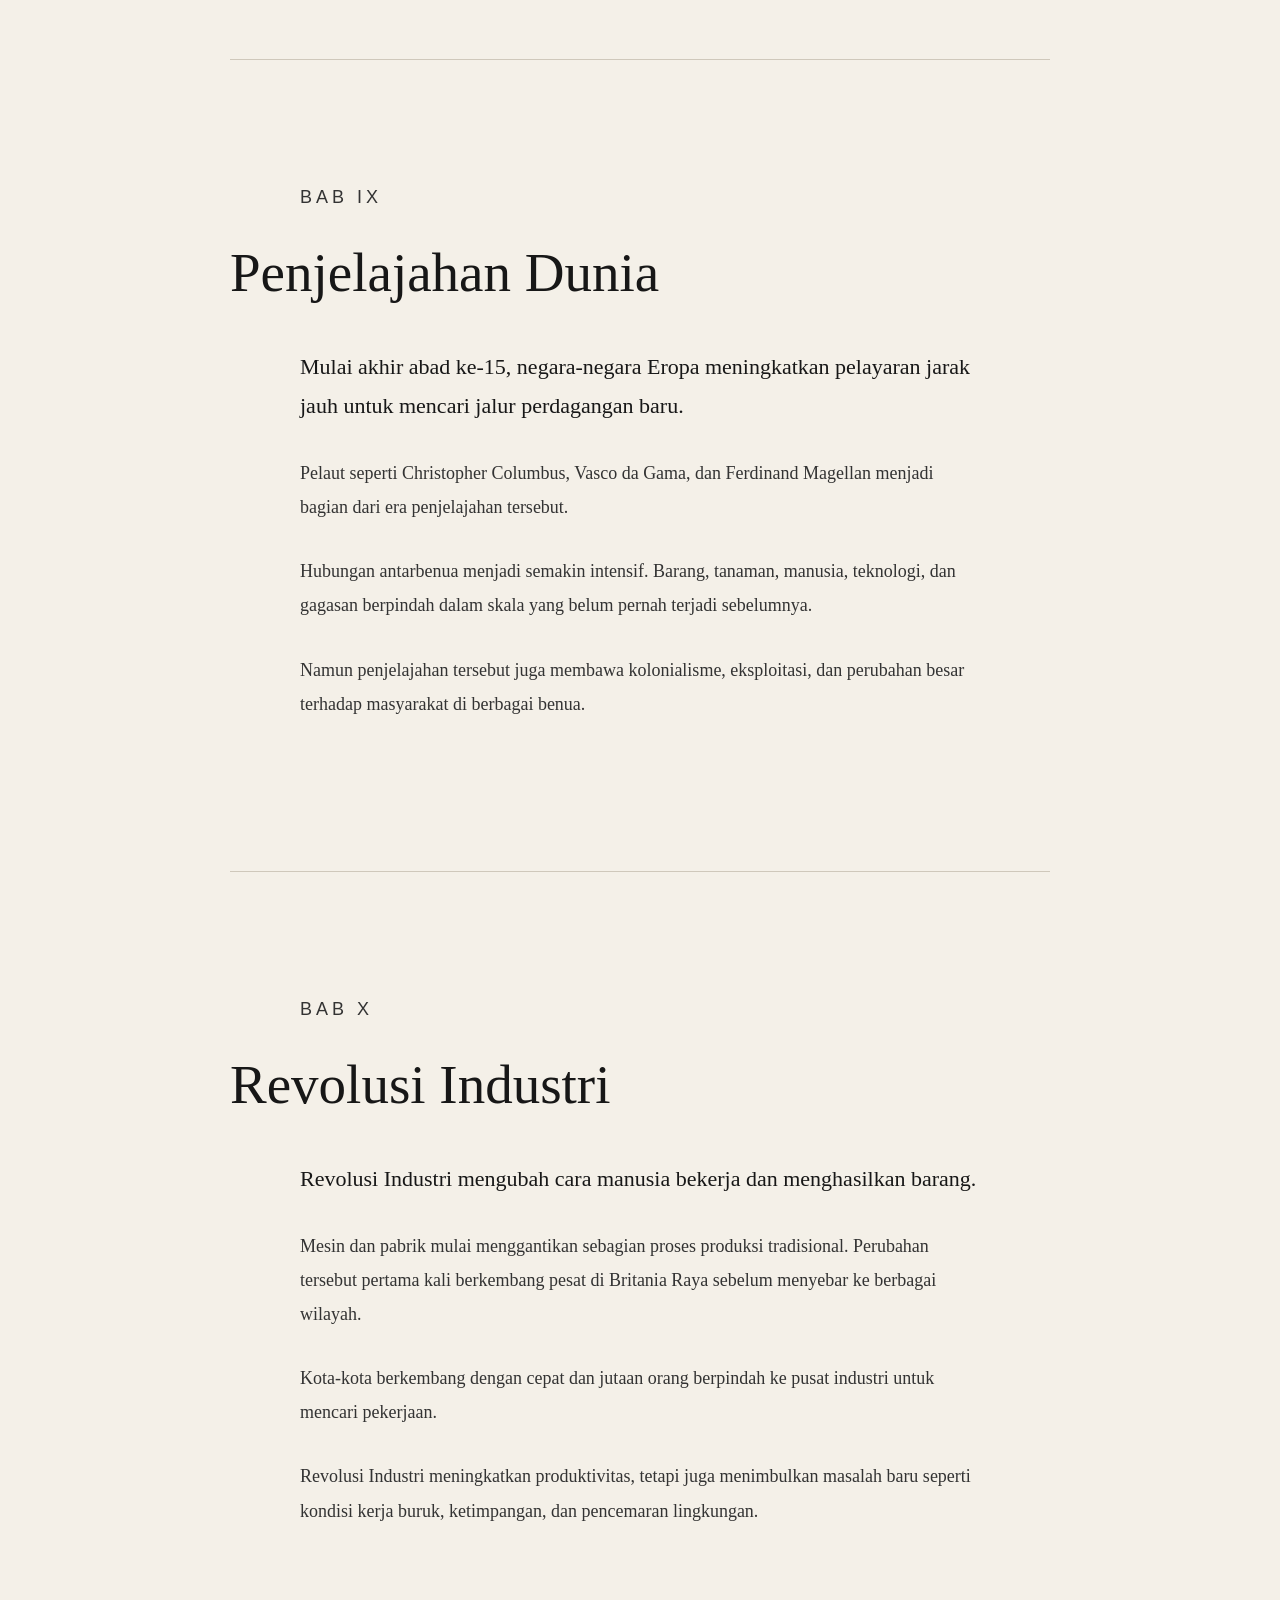
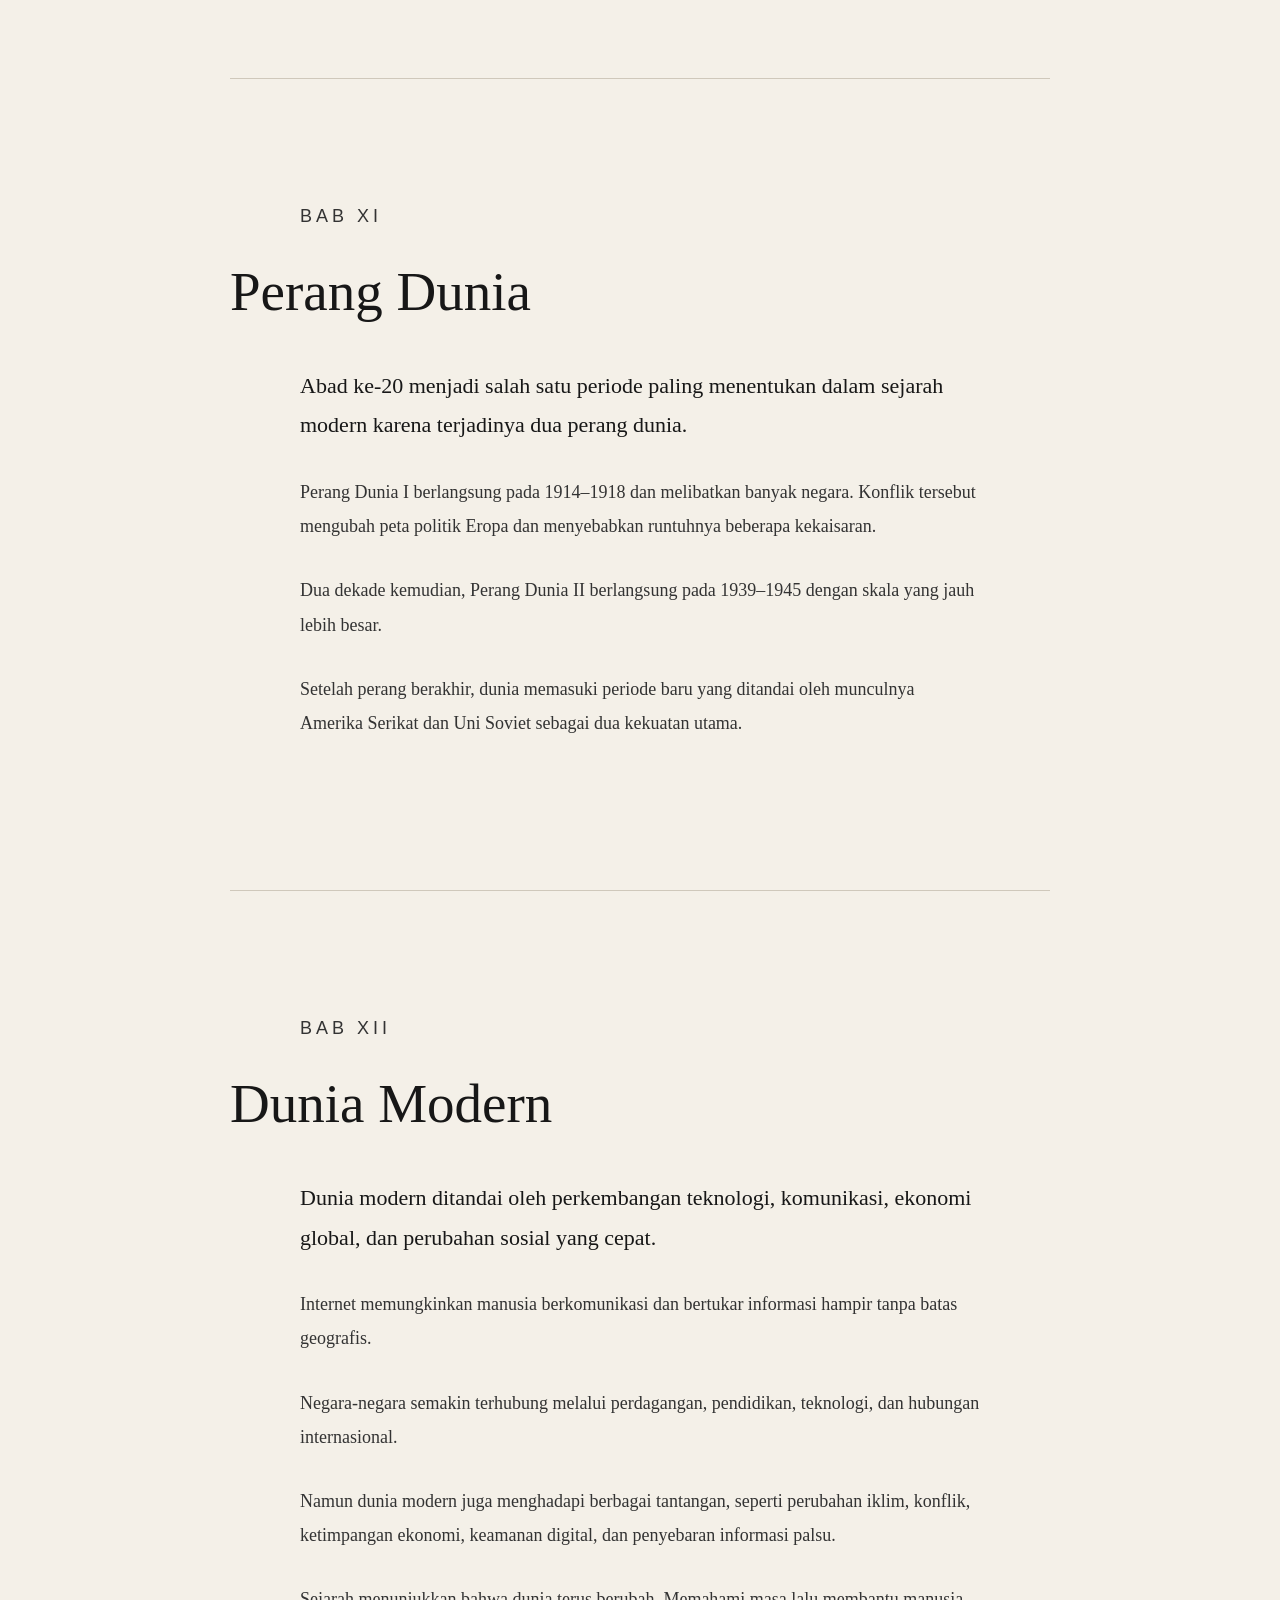
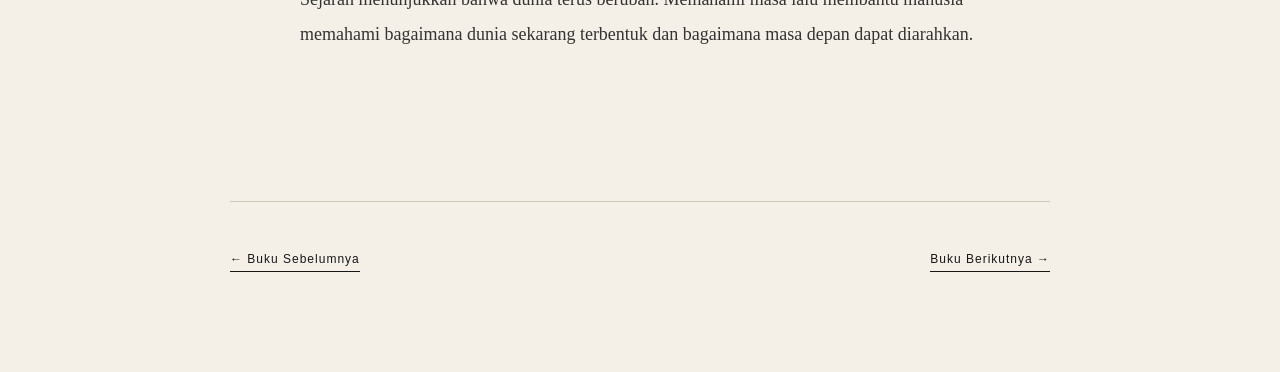
<file: books/buku2.html>
<!DOCTYPE html>
<html lang="id">
<head>
    <meta charset="UTF-8">
    <meta name="viewport" content="width=device-width, initial-scale=1.0">

    <title>Sejarah Dunia — Archive Reader</title>

    <link rel="stylesheet" href="../style.css">
</head>

<body>

    <header class="reader-header">
        <div>
            <h1>SEJARAH DUNIA</h1>
            <p class="reader-subtitle">
                Perjalanan Panjang Peradaban Manusia
            </p>
        </div>

        <a href="../index.html">← Kembali ke Koleksi</a>
    </header>


    <main class="reader">

        <section class="reader-meta">
            <p><strong>Penulis:</strong> Archive Reader</p>
            <p><strong>Kategori:</strong> Sejarah</p>
            <p><strong>Bahasa:</strong> Indonesia</p>
        </section>


        <section class="toc">

            <h2>Daftar Isi</h2>

            <ol>
                <li><a href="#bab1">Awal Peradaban Manusia</a></li>
                <li><a href="#bab2">Mesopotamia dan Lahirnya Kota</a></li>
                <li><a href="#bab3">Mesir Kuno dan Sungai Nil</a></li>
                <li><a href="#bab4">Yunani Kuno</a></li>
                <li><a href="#bab5">Kekaisaran Romawi</a></li>
                <li><a href="#bab6">Dunia Islam dan Zaman Keemasan</a></li>
                <li><a href="#bab7">Eropa Abad Pertengahan</a></li>
                <li><a href="#bab8">Renaissance dan Perubahan Pemikiran</a></li>
                <li><a href="#bab9">Penjelajahan Dunia</a></li>
                <li><a href="#bab10">Revolusi Industri</a></li>
                <li><a href="#bab11">Perang Dunia</a></li>
                <li><a href="#bab12">Dunia Modern</a></li>
            </ol>

        </section>


        <!-- BAB 1 -->

        <article class="chapter" id="bab1">

            <p class="chapter-number">BAB I</p>

            <h2>Awal Peradaban Manusia</h2>

            <p class="lead">
                Sejarah manusia dimulai jauh sebelum munculnya kerajaan,
                kota, dan negara. Selama ribuan tahun manusia hidup sebagai
                pemburu, pengumpul makanan, dan kelompok kecil yang berpindah.
            </p>

            <p>
                Perubahan besar terjadi ketika manusia mulai mengenal
                pertanian dan peternakan. Mereka tidak lagi sepenuhnya
                bergantung pada perburuan dan pengumpulan makanan.
            </p>

            <p>
                Kehidupan menetap kemudian memungkinkan terbentuknya
                desa-desa. Dari desa berkembang menjadi kota, lalu muncul
                organisasi sosial, pemerintahan, perdagangan, dan sistem
                kepercayaan yang semakin kompleks.
            </p>

            <p>
                Perubahan tersebut menjadi dasar lahirnya peradaban-peradaban
                besar yang kemudian membentuk perjalanan sejarah dunia.
            </p>

        </article>


        <!-- BAB 2 -->

        <article class="chapter" id="bab2">

            <p class="chapter-number">BAB II</p>

            <h2>Mesopotamia dan Lahirnya Kota</h2>

            <p class="lead">
                Salah satu wilayah penting dalam sejarah awal manusia adalah
                Mesopotamia, kawasan di antara Sungai Tigris dan Efrat.
            </p>

            <p>
                Wilayah ini menjadi tempat berkembangnya masyarakat pertanian
                dan kemudian kota-kota besar seperti Uruk, Ur, dan Lagash.
            </p>

            <p>
                Bangsa Sumeria mengembangkan sistem tulisan yang dikenal
                sebagai tulisan paku. Tulisan tersebut digunakan untuk
                mencatat perdagangan, pajak, kepemilikan, dan berbagai
                urusan pemerintahan.
            </p>

            <p>
                Munculnya kota dan tulisan menunjukkan bahwa masyarakat
                manusia telah memasuki tahap baru dalam perkembangan
                peradaban.
            </p>

        </article>


        <!-- BAB 3 -->

        <article class="chapter" id="bab3">

            <p class="chapter-number">BAB III</p>

            <h2>Mesir Kuno dan Sungai Nil</h2>

            <p class="lead">
                Di Afrika Utara, Sungai Nil menjadi pusat kehidupan Mesir
                Kuno. Setiap tahun sungai tersebut membawa endapan tanah
                yang membantu menyuburkan wilayah pertanian.
            </p>

            <p>
                Dari lingkungan tersebut berkembang sebuah negara yang
                terorganisasi dengan pemerintahan yang dipimpin oleh
                seorang firaun.
            </p>

            <p>
                Bangsa Mesir membangun piramida, kuil, makam, dan berbagai
                monumen besar. Mereka juga mengembangkan tulisan hieroglif,
                matematika, astronomi, serta sistem administrasi.
            </p>

            <p>
                Peradaban Mesir bertahan selama ribuan tahun dan meninggalkan
                warisan yang masih dipelajari hingga sekarang.
            </p>

        </article>


        <!-- BAB 4 -->

        <article class="chapter" id="bab4">

            <p class="chapter-number">BAB IV</p>

            <h2>Yunani Kuno</h2>

            <p class="lead">
                Yunani Kuno memiliki pengaruh besar terhadap perkembangan
                filsafat, politik, seni, ilmu pengetahuan, dan kebudayaan
                dunia Barat.
            </p>

            <p>
                Kota-kota seperti Athena dan Sparta memiliki sistem politik
                dan kehidupan sosial yang berbeda.
            </p>

            <p>
                Para filsuf seperti Socrates, Plato, dan Aristoteles
                mengembangkan pemikiran mengenai manusia, negara, etika,
                logika, dan alam semesta.
            </p>

            <p>
                Pengaruh pemikiran Yunani kemudian menyebar jauh melalui
                penaklukan dan perkembangan dunia Helenistik.
            </p>

        </article>


        <!-- BAB 5 -->

        <article class="chapter" id="bab5">

            <p class="chapter-number">BAB V</p>

            <h2>Kekaisaran Romawi</h2>

            <p class="lead">
                Roma berkembang dari sebuah kota kecil menjadi salah satu
                kekaisaran terbesar dalam sejarah dunia.
            </p>

            <p>
                Bangsa Romawi membangun jaringan jalan, jembatan, saluran air,
                kota, dan sistem pemerintahan yang sangat luas.
            </p>

            <p>
                Hukum Romawi juga memberikan pengaruh besar terhadap
                perkembangan sistem hukum di berbagai wilayah dunia.
            </p>

            <p>
                Kekaisaran Romawi Barat akhirnya runtuh pada abad ke-5,
                tetapi warisan politik, hukum, bahasa, dan budayanya terus
                memengaruhi dunia setelah keruntuhannya.
            </p>

        </article>


        <!-- BAB 6 -->

        <article class="chapter" id="bab6">

            <p class="chapter-number">BAB VI</p>

            <h2>Dunia Islam dan Zaman Keemasan</h2>

            <p class="lead">
                Setelah munculnya Islam pada abad ke-7, dunia Islam berkembang
                menjadi salah satu pusat kebudayaan, ilmu pengetahuan, dan
                perdagangan dunia.
            </p>

            <p>
                Kota-kota seperti Baghdad, Damaskus, Kairo, dan Cordoba
                menjadi pusat aktivitas intelektual dan ekonomi.
            </p>

            <p>
                Para ilmuwan Muslim memberikan kontribusi dalam matematika,
                astronomi, kedokteran, filsafat, geografi, dan berbagai
                bidang ilmu lainnya.
            </p>

            <p>
                Karya-karya dari berbagai peradaban diterjemahkan,
                dipelajari, dikembangkan, dan kemudian diwariskan kepada
                generasi berikutnya.
            </p>

        </article>


        <!-- BAB 7 -->

        <article class="chapter" id="bab7">

            <p class="chapter-number">BAB VII</p>

            <h2>Eropa Abad Pertengahan</h2>

            <p class="lead">
                Setelah runtuhnya Kekaisaran Romawi Barat, Eropa mengalami
                perubahan politik dan sosial yang panjang.
            </p>

            <p>
                Sistem feodalisme berkembang di banyak wilayah. Kekuasaan
                tersebar di antara raja, bangsawan, dan penguasa lokal.
            </p>

            <p>
                Gereja juga memiliki pengaruh besar terhadap kehidupan
                masyarakat dan politik Eropa.
            </p>

            <p>
                Pada akhir periode ini, perdagangan dan perkembangan kota
                mulai meningkat. Perubahan tersebut kemudian membantu
                membuka jalan menuju Renaissance.
            </p>

        </article>


        <!-- BAB 8 -->

        <article class="chapter" id="bab8">

            <p class="chapter-number">BAB VIII</p>

            <h2>Renaissance dan Perubahan Pemikiran</h2>

            <p class="lead">
                Renaissance merupakan periode perubahan intelektual dan
                kebudayaan yang berkembang terutama di Eropa.
            </p>

            <p>
                Para sarjana dan seniman kembali mempelajari karya-karya
                klasik Yunani dan Romawi serta mengembangkan cara baru
                dalam melihat manusia dan alam.
            </p>

            <p>
                Leonardo da Vinci, Michelangelo, dan banyak tokoh lainnya
                menjadi bagian dari perkembangan seni dan ilmu pengetahuan
                pada masa ini.
            </p>

            <p>
                Penemuan mesin cetak juga membantu penyebaran pengetahuan
                dalam skala yang jauh lebih luas.
            </p>

        </article>


        <!-- BAB 9 -->

        <article class="chapter" id="bab9">

            <p class="chapter-number">BAB IX</p>

            <h2>Penjelajahan Dunia</h2>

            <p class="lead">
                Mulai akhir abad ke-15, negara-negara Eropa meningkatkan
                pelayaran jarak jauh untuk mencari jalur perdagangan baru.
            </p>

            <p>
                Pelaut seperti Christopher Columbus, Vasco da Gama, dan
                Ferdinand Magellan menjadi bagian dari era penjelajahan
                tersebut.
            </p>

            <p>
                Hubungan antarbenua menjadi semakin intensif. Barang,
                tanaman, manusia, teknologi, dan gagasan berpindah dalam
                skala yang belum pernah terjadi sebelumnya.
            </p>

            <p>
                Namun penjelajahan tersebut juga membawa kolonialisme,
                eksploitasi, dan perubahan besar terhadap masyarakat
                di berbagai benua.
            </p>

        </article>


        <!-- BAB 10 -->

        <article class="chapter" id="bab10">

            <p class="chapter-number">BAB X</p>

            <h2>Revolusi Industri</h2>

            <p class="lead">
                Revolusi Industri mengubah cara manusia bekerja dan
                menghasilkan barang.
            </p>

            <p>
                Mesin dan pabrik mulai menggantikan sebagian proses produksi
                tradisional. Perubahan tersebut pertama kali berkembang
                pesat di Britania Raya sebelum menyebar ke berbagai wilayah.
            </p>

            <p>
                Kota-kota berkembang dengan cepat dan jutaan orang berpindah
                ke pusat industri untuk mencari pekerjaan.
            </p>

            <p>
                Revolusi Industri meningkatkan produktivitas, tetapi juga
                menimbulkan masalah baru seperti kondisi kerja buruk,
                ketimpangan, dan pencemaran lingkungan.
            </p>

        </article>


        <!-- BAB 11 -->

        <article class="chapter" id="bab11">

            <p class="chapter-number">BAB XI</p>

            <h2>Perang Dunia</h2>

            <p class="lead">
                Abad ke-20 menjadi salah satu periode paling menentukan
                dalam sejarah modern karena terjadinya dua perang dunia.
            </p>

            <p>
                Perang Dunia I berlangsung pada 1914–1918 dan melibatkan
                banyak negara. Konflik tersebut mengubah peta politik Eropa
                dan menyebabkan runtuhnya beberapa kekaisaran.
            </p>

            <p>
                Dua dekade kemudian, Perang Dunia II berlangsung pada
                1939–1945 dengan skala yang jauh lebih besar.
            </p>

            <p>
                Setelah perang berakhir, dunia memasuki periode baru yang
                ditandai oleh munculnya Amerika Serikat dan Uni Soviet
                sebagai dua kekuatan utama.
            </p>

        </article>


        <!-- BAB 12 -->

        <article class="chapter" id="bab12">

            <p class="chapter-number">BAB XII</p>

            <h2>Dunia Modern</h2>

            <p class="lead">
                Dunia modern ditandai oleh perkembangan teknologi,
                komunikasi, ekonomi global, dan perubahan sosial yang cepat.
            </p>

            <p>
                Internet memungkinkan manusia berkomunikasi dan bertukar
                informasi hampir tanpa batas geografis.
            </p>

            <p>
                Negara-negara semakin terhubung melalui perdagangan,
                pendidikan, teknologi, dan hubungan internasional.
            </p>

            <p>
                Namun dunia modern juga menghadapi berbagai tantangan,
                seperti perubahan iklim, konflik, ketimpangan ekonomi,
                keamanan digital, dan penyebaran informasi palsu.
            </p>

            <p>
                Sejarah menunjukkan bahwa dunia terus berubah. Memahami
                masa lalu membantu manusia memahami bagaimana dunia
                sekarang terbentuk dan bagaimana masa depan dapat diarahkan.
            </p>

        </article>


        <section class="reader-navigation">

            <a href="buku1.html">
                ← Buku Sebelumnya
            </a>

            <a href="buku3.html">
                Buku Berikutnya →
            </a>

        </section>

    </main>

</body>
</html>
</file>
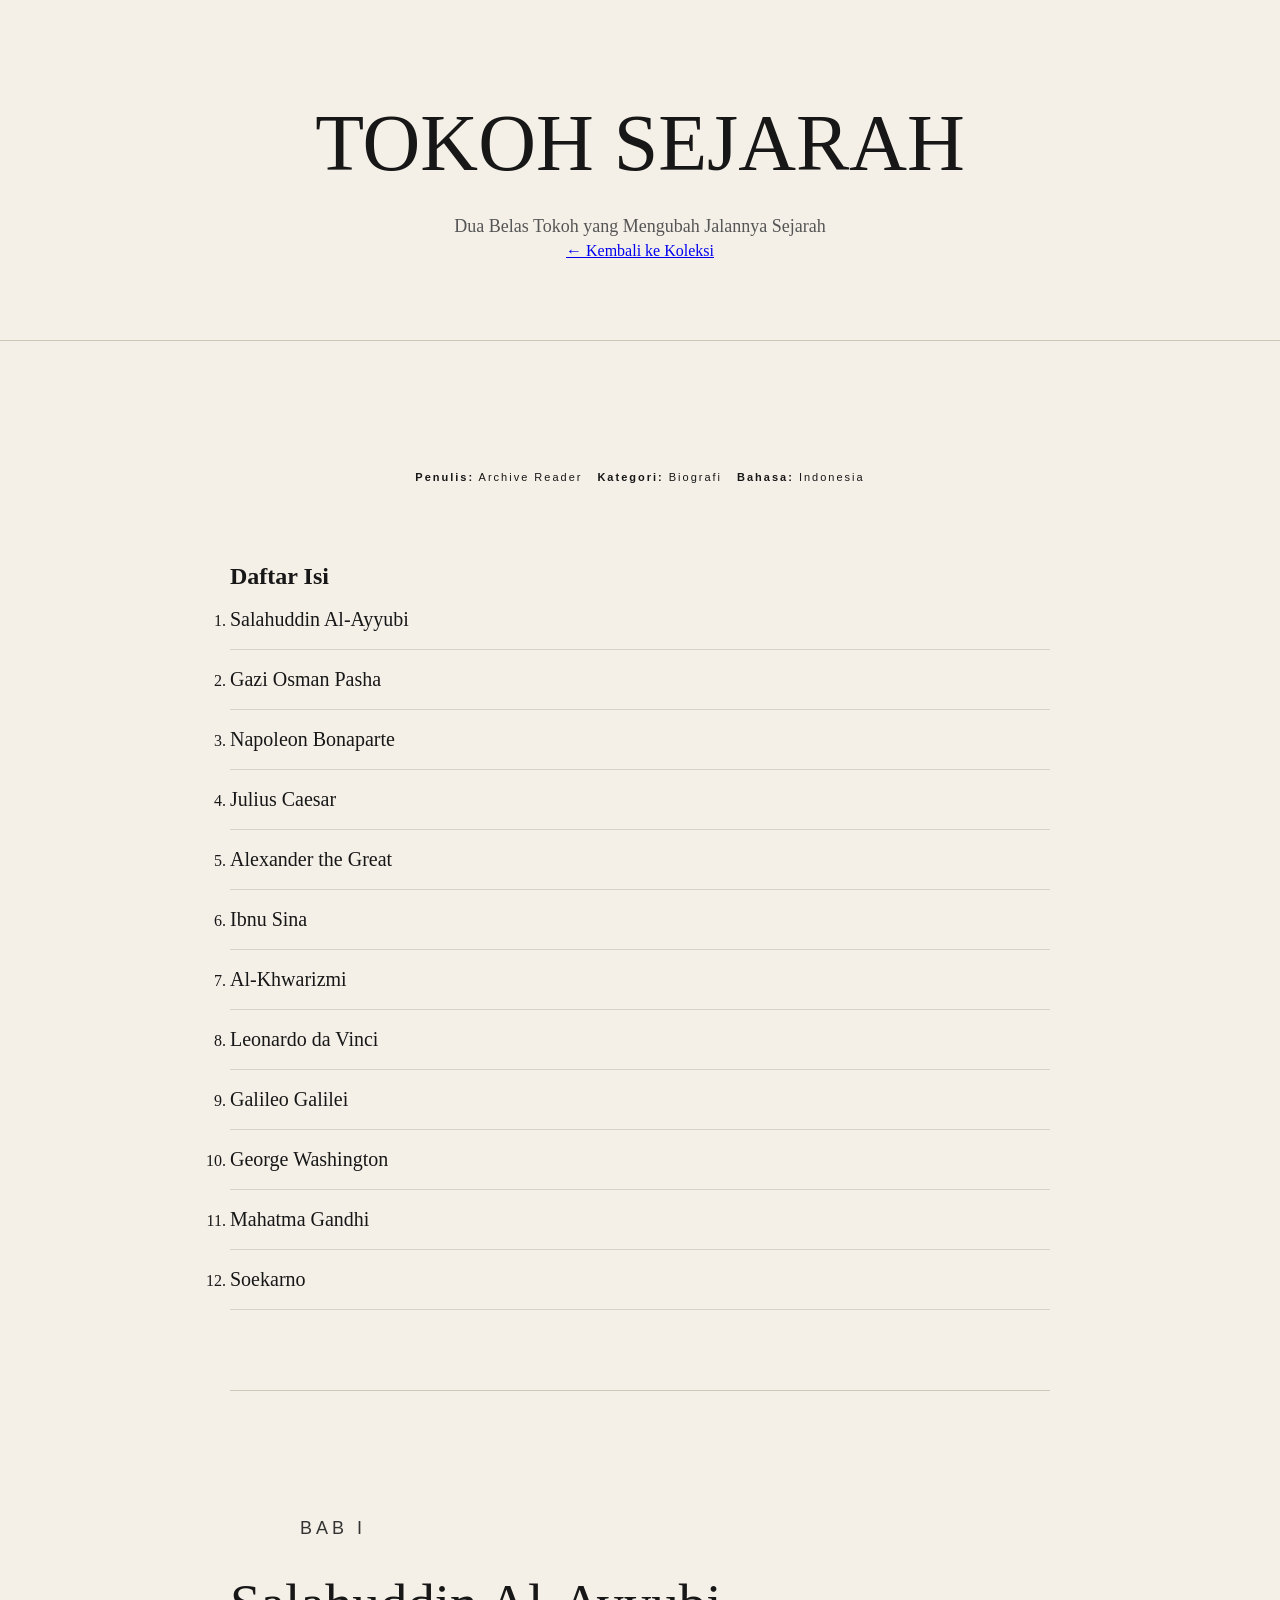
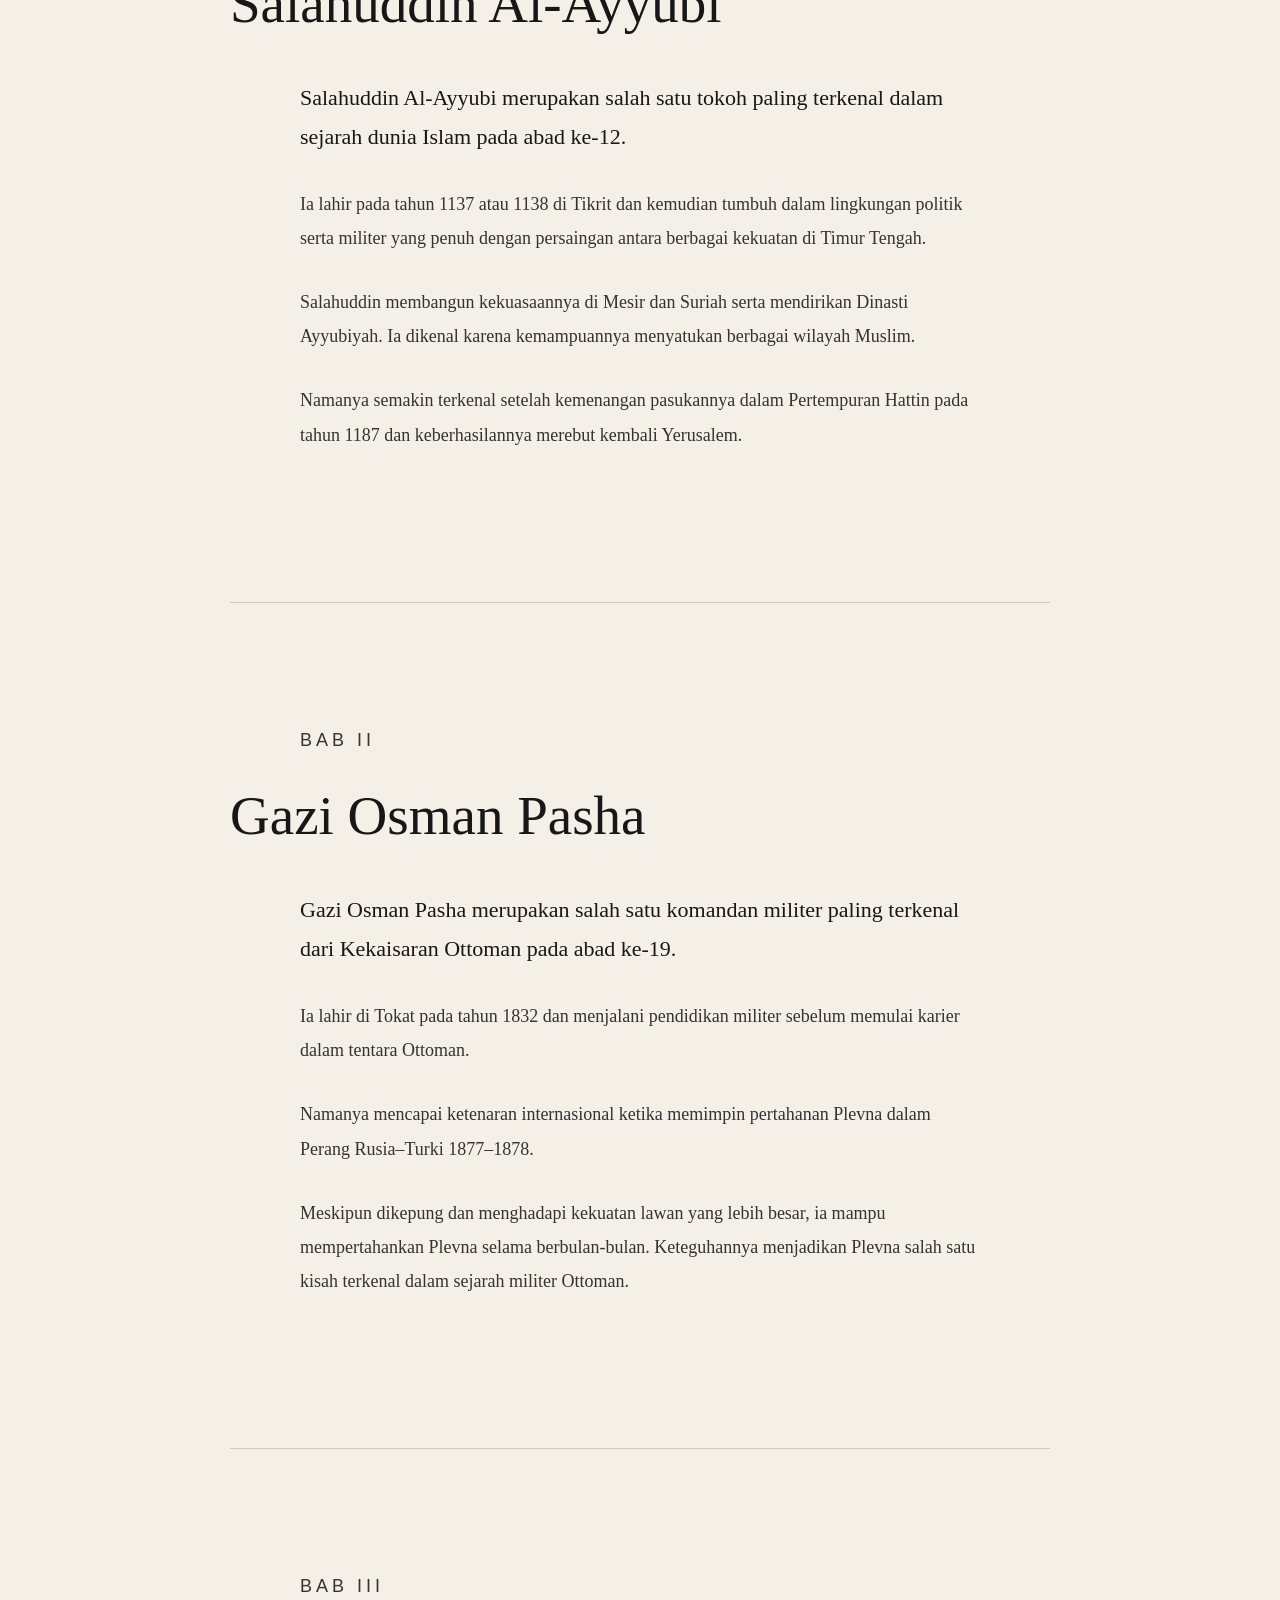
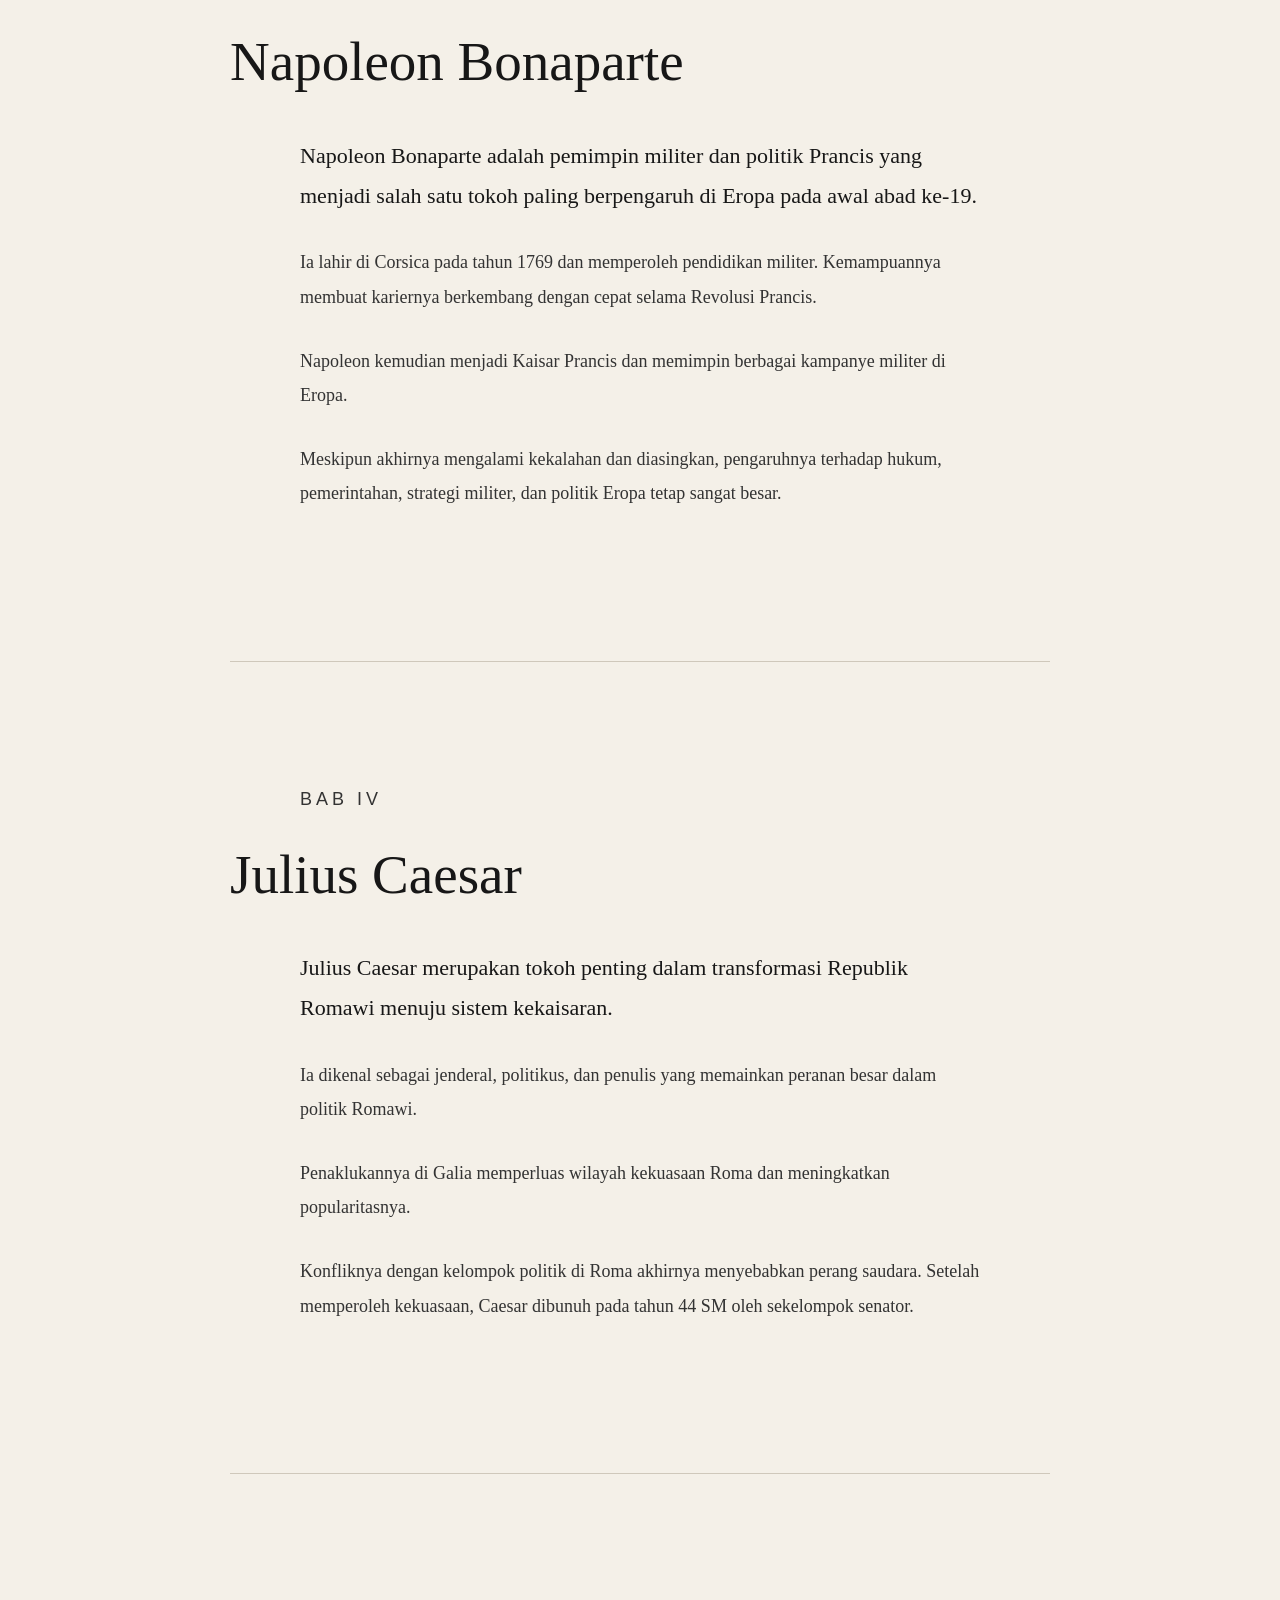
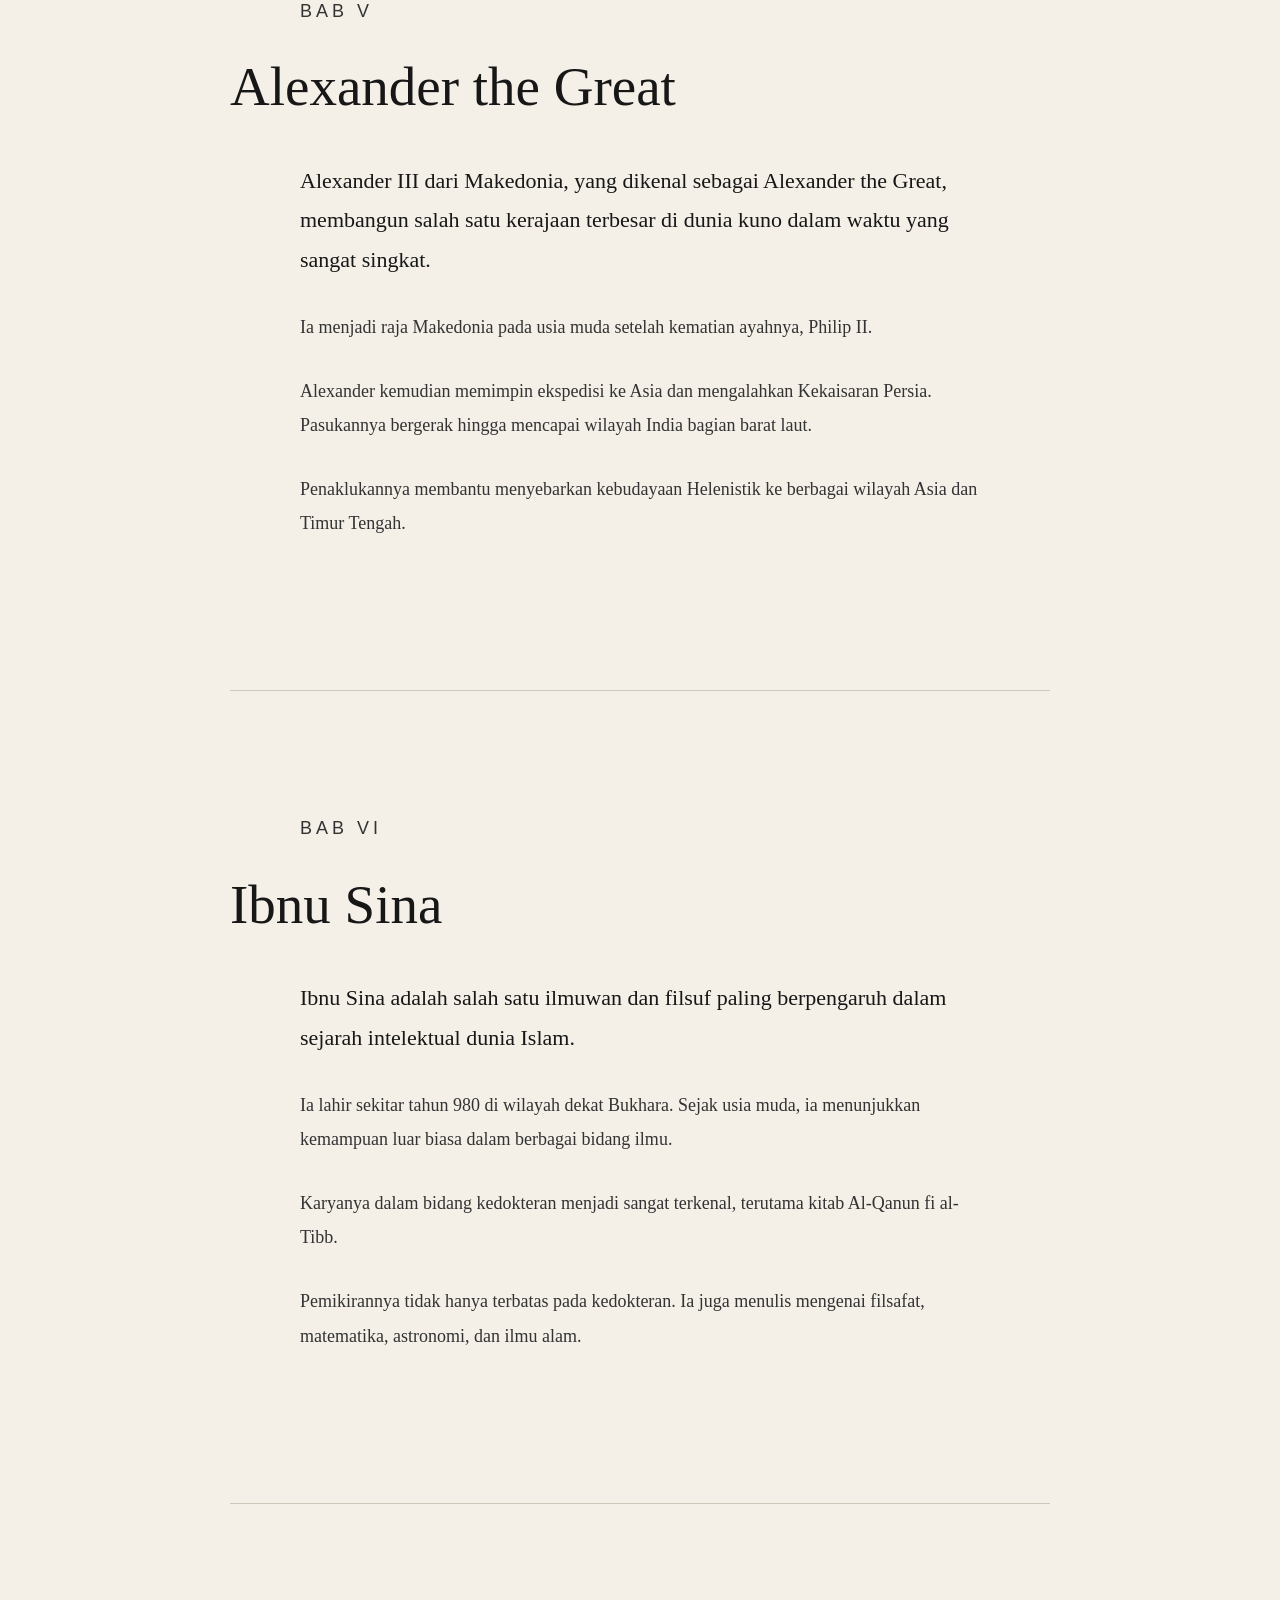
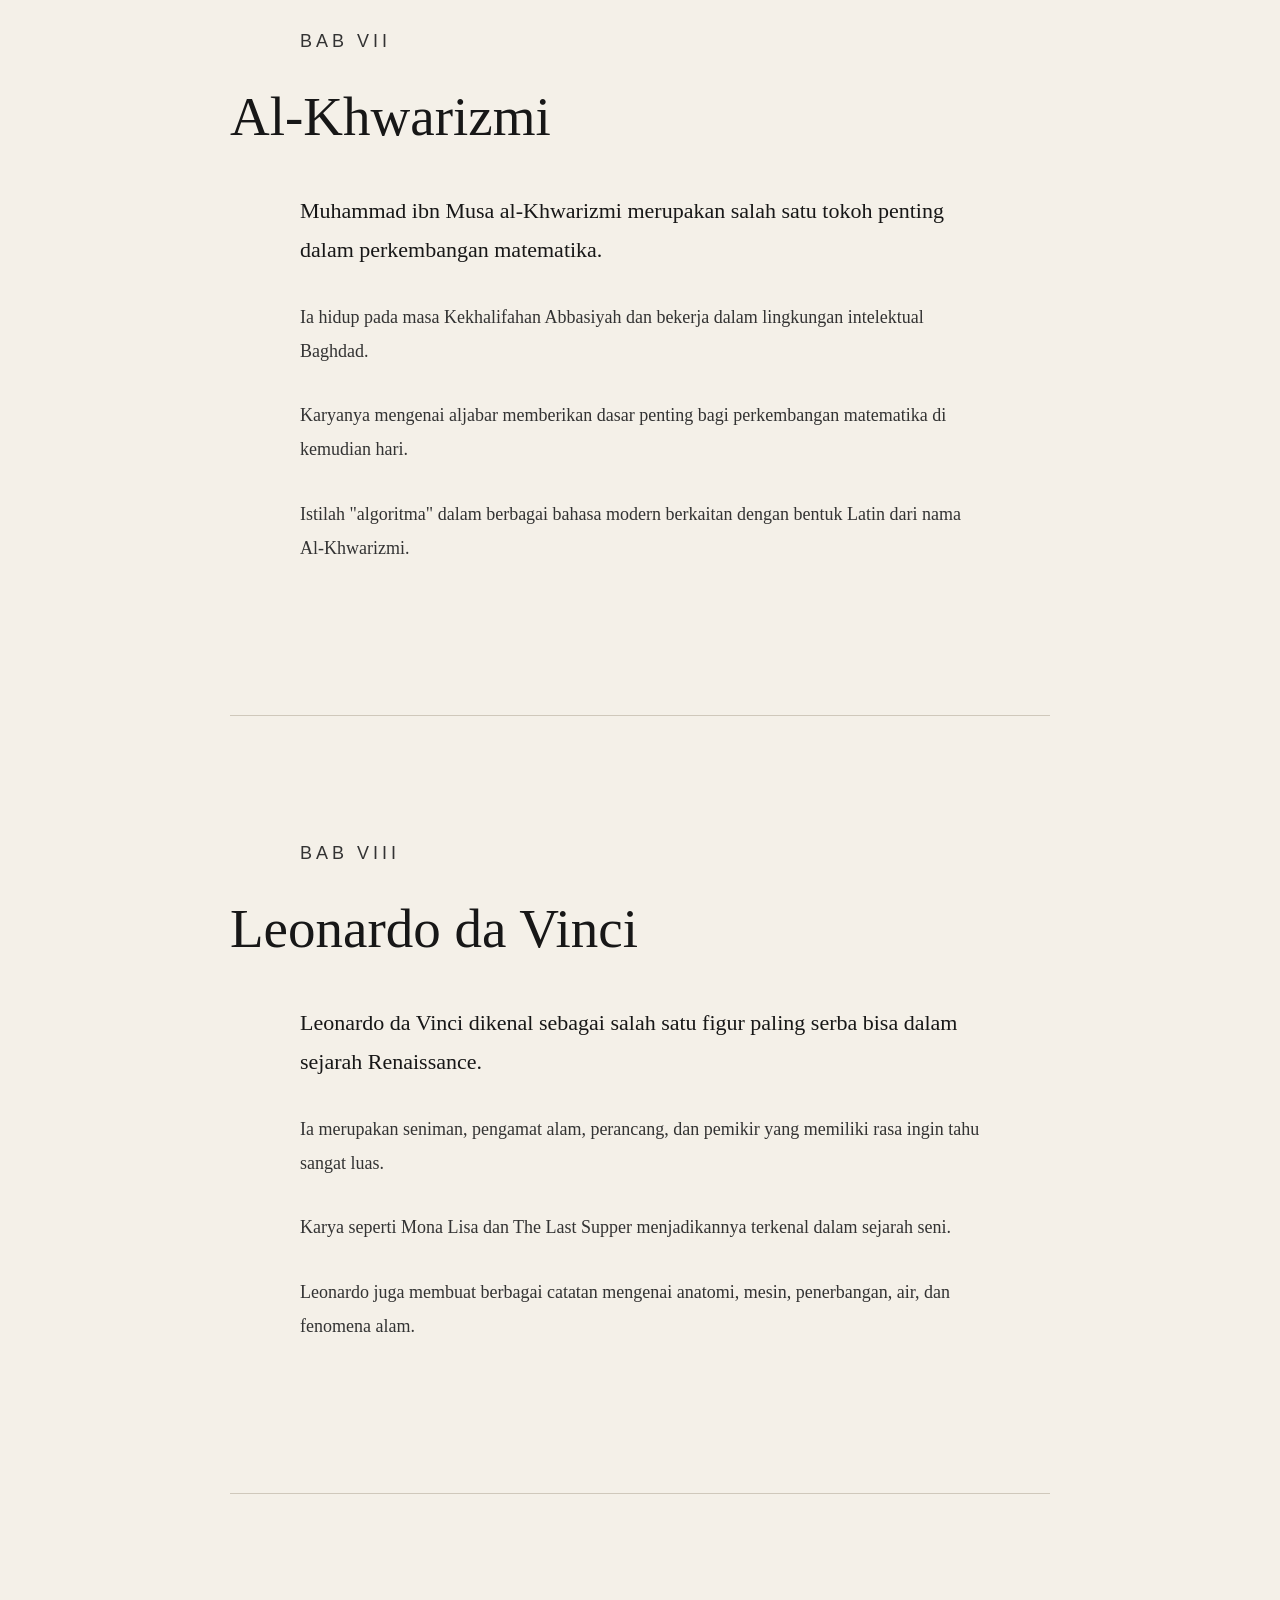
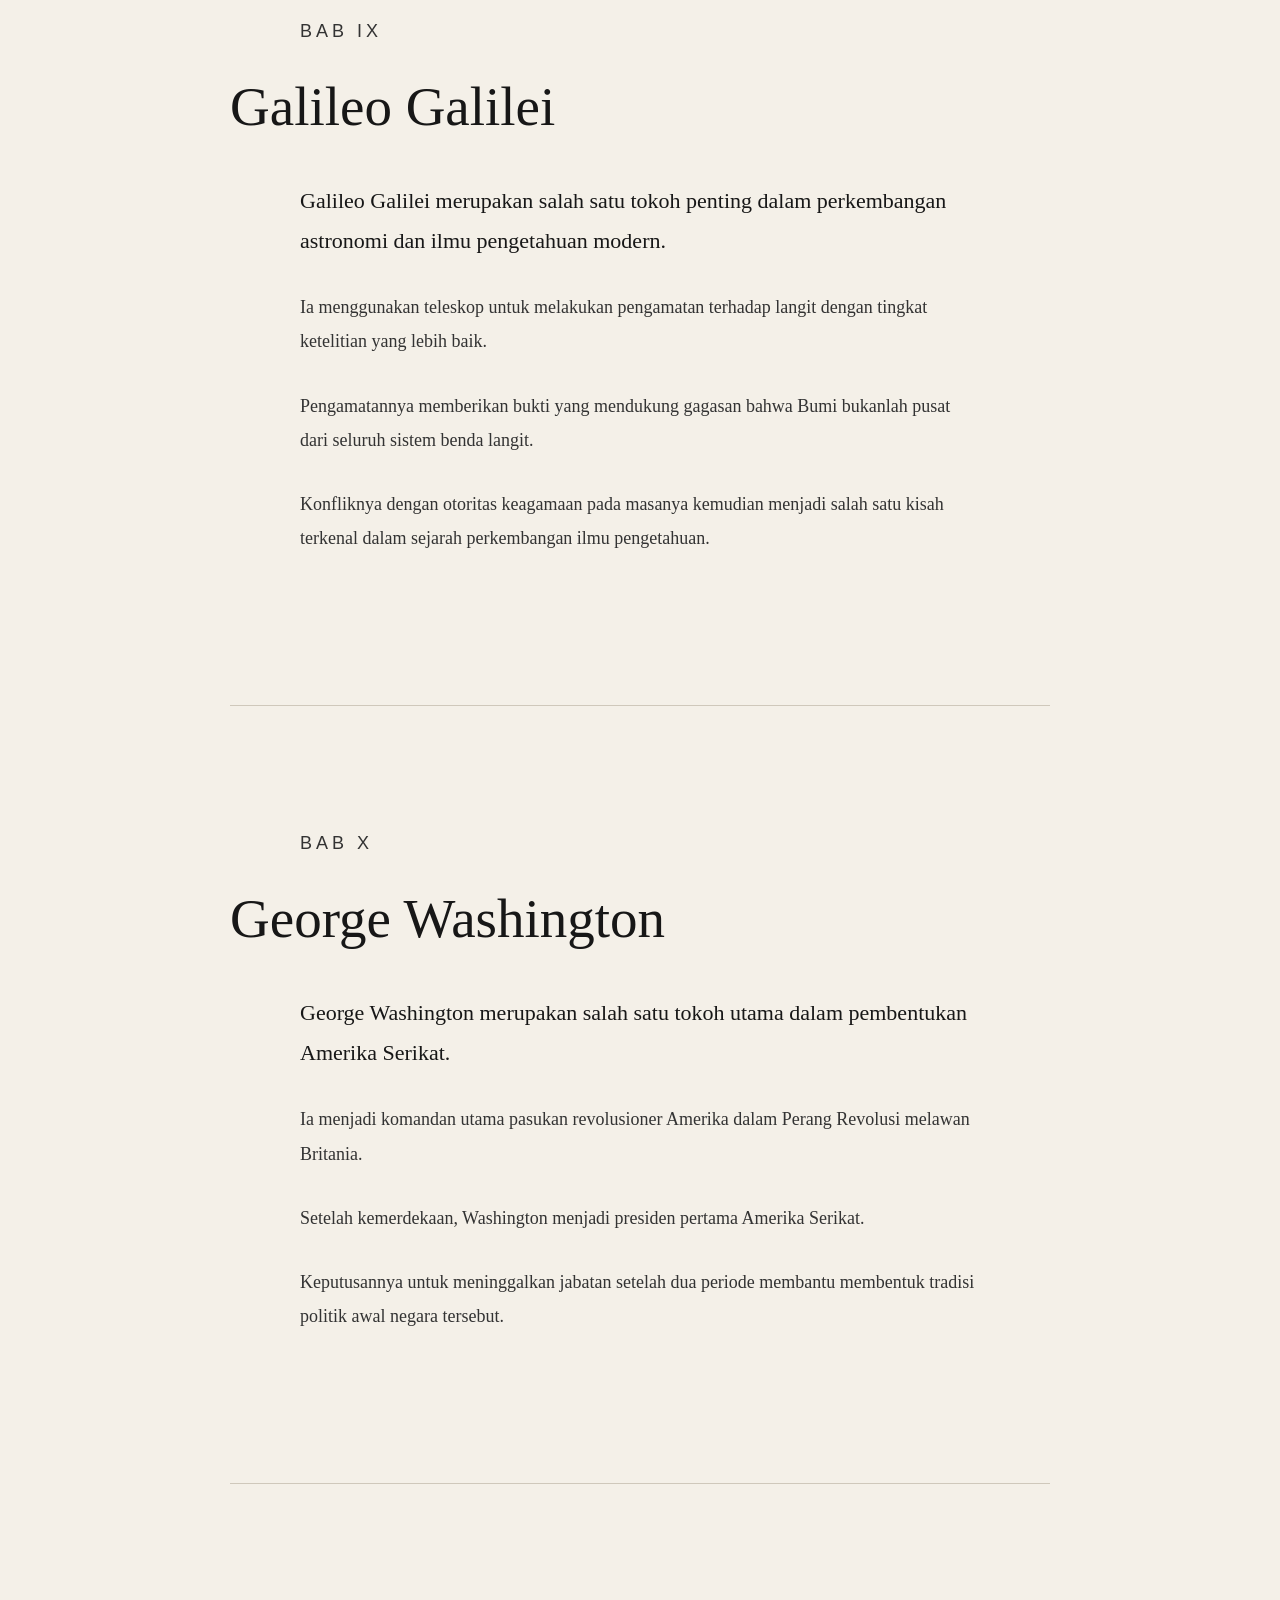
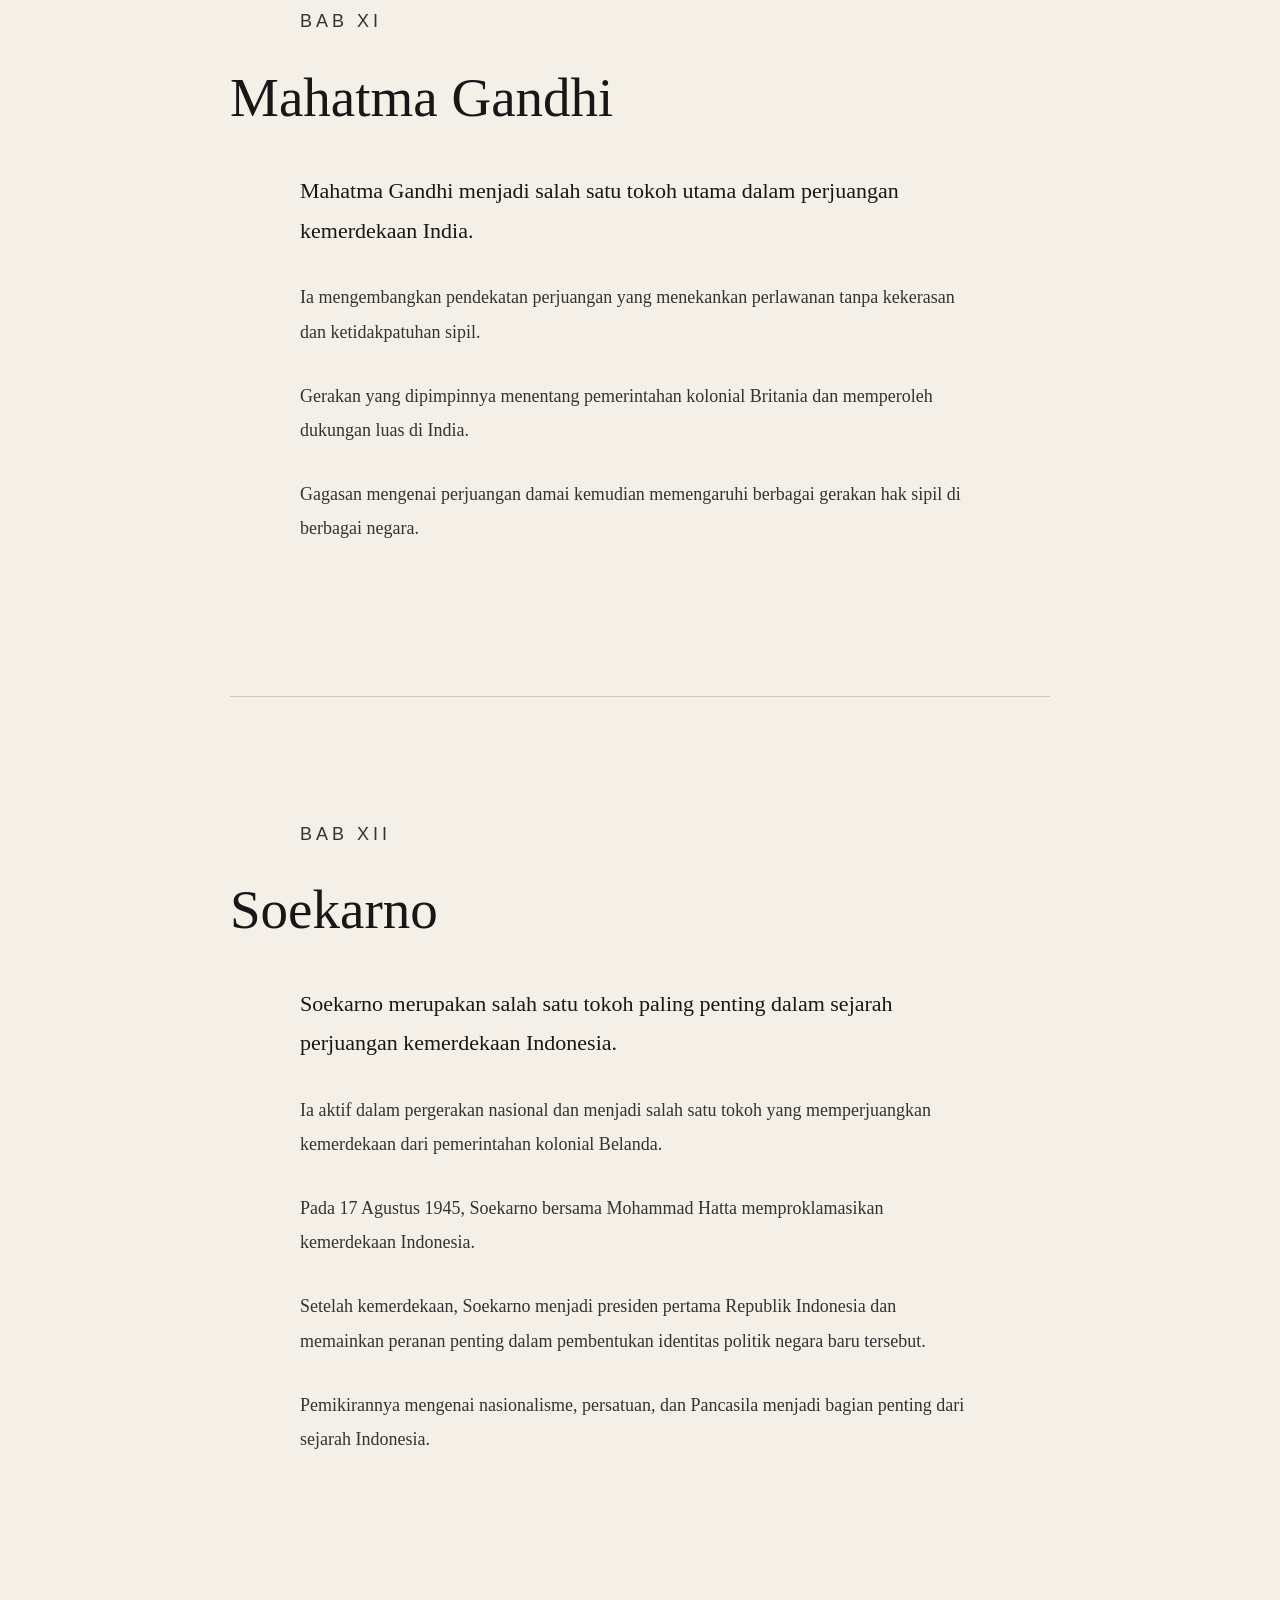
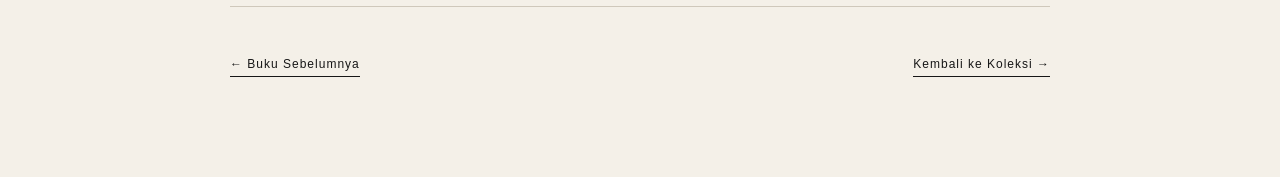
<file: books/buku3.html>
<!DOCTYPE html>
<html lang="id">
<head>
    <meta charset="UTF-8">
    <meta name="viewport" content="width=device-width, initial-scale=1.0">

    <title>Tokoh Sejarah — Archive Reader</title>

    <link rel="stylesheet" href="../style.css">
</head>

<body>

    <header class="reader-header">
        <div>
            <h1>TOKOH SEJARAH</h1>
            <p class="reader-subtitle">
                Dua Belas Tokoh yang Mengubah Jalannya Sejarah
            </p>
        </div>

        <a href="../index.html">← Kembali ke Koleksi</a>
    </header>


    <main class="reader">

        <section class="reader-meta">
            <p><strong>Penulis:</strong> Archive Reader</p>
            <p><strong>Kategori:</strong> Biografi</p>
            <p><strong>Bahasa:</strong> Indonesia</p>
        </section>


        <section class="toc">

            <h2>Daftar Isi</h2>

            <ol>
                <li><a href="#bab1">Salahuddin Al-Ayyubi</a></li>
                <li><a href="#bab2">Gazi Osman Pasha</a></li>
                <li><a href="#bab3">Napoleon Bonaparte</a></li>
                <li><a href="#bab4">Julius Caesar</a></li>
                <li><a href="#bab5">Alexander the Great</a></li>
                <li><a href="#bab6">Ibnu Sina</a></li>
                <li><a href="#bab7">Al-Khwarizmi</a></li>
                <li><a href="#bab8">Leonardo da Vinci</a></li>
                <li><a href="#bab9">Galileo Galilei</a></li>
                <li><a href="#bab10">George Washington</a></li>
                <li><a href="#bab11">Mahatma Gandhi</a></li>
                <li><a href="#bab12">Soekarno</a></li>
            </ol>

        </section>


        <!-- BAB 1 -->

        <article class="chapter" id="bab1">

            <p class="chapter-number">BAB I</p>

            <h2>Salahuddin Al-Ayyubi</h2>

            <p class="lead">
                Salahuddin Al-Ayyubi merupakan salah satu tokoh paling
                terkenal dalam sejarah dunia Islam pada abad ke-12.
            </p>

            <p>
                Ia lahir pada tahun 1137 atau 1138 di Tikrit dan kemudian
                tumbuh dalam lingkungan politik serta militer yang penuh
                dengan persaingan antara berbagai kekuatan di Timur Tengah.
            </p>

            <p>
                Salahuddin membangun kekuasaannya di Mesir dan Suriah
                serta mendirikan Dinasti Ayyubiyah. Ia dikenal karena
                kemampuannya menyatukan berbagai wilayah Muslim.
            </p>

            <p>
                Namanya semakin terkenal setelah kemenangan pasukannya
                dalam Pertempuran Hattin pada tahun 1187 dan keberhasilannya
                merebut kembali Yerusalem.
            </p>

        </article>


        <!-- BAB 2 -->

        <article class="chapter" id="bab2">

            <p class="chapter-number">BAB II</p>

            <h2>Gazi Osman Pasha</h2>

            <p class="lead">
                Gazi Osman Pasha merupakan salah satu komandan militer
                paling terkenal dari Kekaisaran Ottoman pada abad ke-19.
            </p>

            <p>
                Ia lahir di Tokat pada tahun 1832 dan menjalani pendidikan
                militer sebelum memulai karier dalam tentara Ottoman.
            </p>

            <p>
                Namanya mencapai ketenaran internasional ketika memimpin
                pertahanan Plevna dalam Perang Rusia–Turki 1877–1878.
            </p>

            <p>
                Meskipun dikepung dan menghadapi kekuatan lawan yang lebih
                besar, ia mampu mempertahankan Plevna selama berbulan-bulan.
                Keteguhannya menjadikan Plevna salah satu kisah terkenal
                dalam sejarah militer Ottoman.
            </p>

        </article>


        <!-- BAB 3 -->

        <article class="chapter" id="bab3">

            <p class="chapter-number">BAB III</p>

            <h2>Napoleon Bonaparte</h2>

            <p class="lead">
                Napoleon Bonaparte adalah pemimpin militer dan politik
                Prancis yang menjadi salah satu tokoh paling berpengaruh
                di Eropa pada awal abad ke-19.
            </p>

            <p>
                Ia lahir di Corsica pada tahun 1769 dan memperoleh
                pendidikan militer. Kemampuannya membuat kariernya
                berkembang dengan cepat selama Revolusi Prancis.
            </p>

            <p>
                Napoleon kemudian menjadi Kaisar Prancis dan memimpin
                berbagai kampanye militer di Eropa.
            </p>

            <p>
                Meskipun akhirnya mengalami kekalahan dan diasingkan,
                pengaruhnya terhadap hukum, pemerintahan, strategi militer,
                dan politik Eropa tetap sangat besar.
            </p>

        </article>


        <!-- BAB 4 -->

        <article class="chapter" id="bab4">

            <p class="chapter-number">BAB IV</p>

            <h2>Julius Caesar</h2>

            <p class="lead">
                Julius Caesar merupakan tokoh penting dalam transformasi
                Republik Romawi menuju sistem kekaisaran.
            </p>

            <p>
                Ia dikenal sebagai jenderal, politikus, dan penulis yang
                memainkan peranan besar dalam politik Romawi.
            </p>

            <p>
                Penaklukannya di Galia memperluas wilayah kekuasaan Roma
                dan meningkatkan popularitasnya.
            </p>

            <p>
                Konfliknya dengan kelompok politik di Roma akhirnya
                menyebabkan perang saudara. Setelah memperoleh kekuasaan,
                Caesar dibunuh pada tahun 44 SM oleh sekelompok senator.
            </p>

        </article>


        <!-- BAB 5 -->

        <article class="chapter" id="bab5">

            <p class="chapter-number">BAB V</p>

            <h2>Alexander the Great</h2>

            <p class="lead">
                Alexander III dari Makedonia, yang dikenal sebagai
                Alexander the Great, membangun salah satu kerajaan terbesar
                di dunia kuno dalam waktu yang sangat singkat.
            </p>

            <p>
                Ia menjadi raja Makedonia pada usia muda setelah kematian
                ayahnya, Philip II.
            </p>

            <p>
                Alexander kemudian memimpin ekspedisi ke Asia dan
                mengalahkan Kekaisaran Persia. Pasukannya bergerak hingga
                mencapai wilayah India bagian barat laut.
            </p>

            <p>
                Penaklukannya membantu menyebarkan kebudayaan Helenistik
                ke berbagai wilayah Asia dan Timur Tengah.
            </p>

        </article>


        <!-- BAB 6 -->

        <article class="chapter" id="bab6">

            <p class="chapter-number">BAB VI</p>

            <h2>Ibnu Sina</h2>

            <p class="lead">
                Ibnu Sina adalah salah satu ilmuwan dan filsuf paling
                berpengaruh dalam sejarah intelektual dunia Islam.
            </p>

            <p>
                Ia lahir sekitar tahun 980 di wilayah dekat Bukhara.
                Sejak usia muda, ia menunjukkan kemampuan luar biasa
                dalam berbagai bidang ilmu.
            </p>

            <p>
                Karyanya dalam bidang kedokteran menjadi sangat terkenal,
                terutama kitab Al-Qanun fi al-Tibb.
            </p>

            <p>
                Pemikirannya tidak hanya terbatas pada kedokteran.
                Ia juga menulis mengenai filsafat, matematika, astronomi,
                dan ilmu alam.
            </p>

        </article>


        <!-- BAB 7 -->

        <article class="chapter" id="bab7">

            <p class="chapter-number">BAB VII</p>

            <h2>Al-Khwarizmi</h2>

            <p class="lead">
                Muhammad ibn Musa al-Khwarizmi merupakan salah satu tokoh
                penting dalam perkembangan matematika.
            </p>

            <p>
                Ia hidup pada masa Kekhalifahan Abbasiyah dan bekerja
                dalam lingkungan intelektual Baghdad.
            </p>

            <p>
                Karyanya mengenai aljabar memberikan dasar penting bagi
                perkembangan matematika di kemudian hari.
            </p>

            <p>
                Istilah "algoritma" dalam berbagai bahasa modern berkaitan
                dengan bentuk Latin dari nama Al-Khwarizmi.
            </p>

        </article>


        <!-- BAB 8 -->

        <article class="chapter" id="bab8">

            <p class="chapter-number">BAB VIII</p>

            <h2>Leonardo da Vinci</h2>

            <p class="lead">
                Leonardo da Vinci dikenal sebagai salah satu figur paling
                serba bisa dalam sejarah Renaissance.
            </p>

            <p>
                Ia merupakan seniman, pengamat alam, perancang, dan
                pemikir yang memiliki rasa ingin tahu sangat luas.
            </p>

            <p>
                Karya seperti Mona Lisa dan The Last Supper menjadikannya
                terkenal dalam sejarah seni.
            </p>

            <p>
                Leonardo juga membuat berbagai catatan mengenai anatomi,
                mesin, penerbangan, air, dan fenomena alam.
            </p>

        </article>


        <!-- BAB 9 -->

        <article class="chapter" id="bab9">

            <p class="chapter-number">BAB IX</p>

            <h2>Galileo Galilei</h2>

            <p class="lead">
                Galileo Galilei merupakan salah satu tokoh penting dalam
                perkembangan astronomi dan ilmu pengetahuan modern.
            </p>

            <p>
                Ia menggunakan teleskop untuk melakukan pengamatan
                terhadap langit dengan tingkat ketelitian yang lebih baik.
            </p>

            <p>
                Pengamatannya memberikan bukti yang mendukung gagasan
                bahwa Bumi bukanlah pusat dari seluruh sistem benda langit.
            </p>

            <p>
                Konfliknya dengan otoritas keagamaan pada masanya kemudian
                menjadi salah satu kisah terkenal dalam sejarah perkembangan
                ilmu pengetahuan.
            </p>

        </article>


        <!-- BAB 10 -->

        <article class="chapter" id="bab10">

            <p class="chapter-number">BAB X</p>

            <h2>George Washington</h2>

            <p class="lead">
                George Washington merupakan salah satu tokoh utama dalam
                pembentukan Amerika Serikat.
            </p>

            <p>
                Ia menjadi komandan utama pasukan revolusioner Amerika
                dalam Perang Revolusi melawan Britania.
            </p>

            <p>
                Setelah kemerdekaan, Washington menjadi presiden pertama
                Amerika Serikat.
            </p>

            <p>
                Keputusannya untuk meninggalkan jabatan setelah dua periode
                membantu membentuk tradisi politik awal negara tersebut.
            </p>

        </article>


        <!-- BAB 11 -->

        <article class="chapter" id="bab11">

            <p class="chapter-number">BAB XI</p>

            <h2>Mahatma Gandhi</h2>

            <p class="lead">
                Mahatma Gandhi menjadi salah satu tokoh utama dalam
                perjuangan kemerdekaan India.
            </p>

            <p>
                Ia mengembangkan pendekatan perjuangan yang menekankan
                perlawanan tanpa kekerasan dan ketidakpatuhan sipil.
            </p>

            <p>
                Gerakan yang dipimpinnya menentang pemerintahan kolonial
                Britania dan memperoleh dukungan luas di India.
            </p>

            <p>
                Gagasan mengenai perjuangan damai kemudian memengaruhi
                berbagai gerakan hak sipil di berbagai negara.
            </p>

        </article>


        <!-- BAB 12 -->

        <article class="chapter" id="bab12">

            <p class="chapter-number">BAB XII</p>

            <h2>Soekarno</h2>

            <p class="lead">
                Soekarno merupakan salah satu tokoh paling penting dalam
                sejarah perjuangan kemerdekaan Indonesia.
            </p>

            <p>
                Ia aktif dalam pergerakan nasional dan menjadi salah satu
                tokoh yang memperjuangkan kemerdekaan dari pemerintahan
                kolonial Belanda.
            </p>

            <p>
                Pada 17 Agustus 1945, Soekarno bersama Mohammad Hatta
                memproklamasikan kemerdekaan Indonesia.
            </p>

            <p>
                Setelah kemerdekaan, Soekarno menjadi presiden pertama
                Republik Indonesia dan memainkan peranan penting dalam
                pembentukan identitas politik negara baru tersebut.
            </p>

            <p>
                Pemikirannya mengenai nasionalisme, persatuan, dan
                Pancasila menjadi bagian penting dari sejarah Indonesia.
            </p>

        </article>


        <section class="reader-navigation">

            <a href="buku2.html">
                ← Buku Sebelumnya
            </a>

            <a href="../index.html">
                Kembali ke Koleksi →
            </a>

        </section>

    </main>

</body>
</html>
</file>
<file: style.css>
* {
    margin: 0;
    padding: 0;
    box-sizing: border-box;
}

html {
    scroll-behavior: smooth;
}

body {
    font-family: Georgia, serif;
    background: #f4f0e8;
    color: #171717;
}


/* =========================
   NAVBAR
========================= */

.navbar {
    height: 75px;
    display: flex;
    justify-content: space-between;
    align-items: center;

    padding: 0 8%;

    border-bottom: 1px solid #cfc8bb;

    background: #f4f0e8;

    position: sticky;
    top: 0;

    z-index: 100;
}

.logo {
    font-family: Arial, sans-serif;

    font-size: 15px;

    letter-spacing: 3px;

    font-weight: bold;
}

.navbar nav {
    display: flex;

    gap: 35px;

    align-items: center;
}

.navbar a {
    text-decoration: none;

    color: #171717;

    font-family: Arial, sans-serif;

    font-size: 13px;
}


/* =========================
   HERO
========================= */

.hero {
    min-height: 650px;

    display: flex;

    align-items: center;

    padding: 80px 10%;
}

.hero-content {
    max-width: 700px;
}

.small-title {
    font-family: Arial, sans-serif;

    font-size: 12px;

    letter-spacing: 4px;

    margin-bottom: 25px;
}

.hero h1 {
    font-size: clamp(60px, 9vw, 120px);

    line-height: 0.9;

    font-weight: normal;

    margin-bottom: 40px;
}

.hero p {
    max-width: 500px;

    font-size: 18px;

    line-height: 1.7;

    margin-bottom: 35px;
}

.button {
    display: inline-block;

    background: #171717;

    color: white;

    padding: 16px 28px;

    text-decoration: none;

    font-family: Arial, sans-serif;

    font-size: 13px;

    letter-spacing: 1px;
}


/* =========================
   COLLECTION
========================= */

.collection {
    padding: 120px 8%;
}

.section-title {
    margin-bottom: 60px;
}

.section-title p {
    font-family: Arial, sans-serif;

    font-size: 12px;

    letter-spacing: 4px;

    margin-bottom: 15px;
}

.section-title h2 {
    font-size: 55px;

    font-weight: normal;
}

.books {
    display: grid;

    grid-template-columns:
        repeat(3, 1fr);

    gap: 40px;
}


/* =========================
   BOOK CARD
========================= */

.book-card {
    border-top: 1px solid #aaa;

    padding-top: 20px;
}

.book-cover {
    height: 420px;

    background: #20201e;

    color: #eee;

    padding: 35px;

    display: flex;

    flex-direction: column;

    justify-content: space-between;

    margin-bottom: 25px;
}

.book-cover span {
    font-family: Arial, sans-serif;

    font-size: 12px;
}

.book-cover h3 {
    font-size: 32px;

    line-height: 1.05;

    font-weight: normal;
}

.book-cover p {
    font-family: Arial, sans-serif;

    font-size: 10px;

    letter-spacing: 3px;
}

.book-info h3 {
    font-size: 25px;

    font-weight: normal;

    margin-bottom: 12px;
}

.book-info p {
    font-size: 15px;

    line-height: 1.6;

    color: #555;

    margin-bottom: 20px;
}

.read-button {
    color: #171717;

    font-family: Arial, sans-serif;

    font-size: 13px;

    text-decoration: none;

    border-bottom: 1px solid #171717;

    padding-bottom: 4px;
}


/* =========================
   ABOUT
========================= */

.about {
    background: #171717;

    color: #eee;

    padding: 120px 15%;

    text-align: center;
}

.about h2 {
    font-size: 55px;

    font-weight: normal;

    line-height: 1.1;

    margin-bottom: 30px;
}

.about p:last-child {
    max-width: 600px;

    margin: auto;

    font-size: 17px;

    line-height: 1.8;

    color: #bbb;
}


/* =========================
   FOOTER
========================= */

footer {
    background: #171717;

    color: #777;

    padding: 30px 8%;

    border-top: 1px solid #333;

    font-family: Arial, sans-serif;

    font-size: 12px;
}


/* =========================
   MOBILE
========================= */

@media (max-width: 800px) {

    .navbar {
        padding: 0 5%;
    }

    .navbar nav {
        gap: 15px;
    }

    .hero {
        padding: 70px 7%;
    }

    .hero h1 {
        font-size: 65px;
    }

    .collection {
        padding: 80px 7%;
    }

    .books {
        grid-template-columns: 1fr;
    }

    .about {
        padding: 80px 8%;
    }

    .about h2 {
        font-size: 40px;
    }

}

/* =========================
   HALAMAN MEMBACA BUKU
========================= */

.reader {
    max-width: 900px;
    margin: 0 auto;
    padding: 100px 40px;
}

.reader-header {
    text-align: center;
    padding: 80px 0;
    border-bottom: 1px solid #cfc8bb;
}

.reader-header h1 {
    font-size: 80px;
    font-weight: normal;
    line-height: 0.95;
    margin: 25px 0 30px;
}

.reader-subtitle {
    max-width: 600px;
    margin: 0 auto;
    font-size: 18px;
    line-height: 1.7;
    color: #555;
}

.reader-meta {
    display: flex;
    justify-content: center;
    gap: 15px;
    margin-top: 30px;
    font-family: Arial, sans-serif;
    font-size: 11px;
    letter-spacing: 2px;
}

.toc {
    padding: 80px 0;
    border-bottom: 1px solid #cfc8bb;
}

.toc a {
    display: flex;
    gap: 25px;
    padding: 18px 0;
    border-bottom: 1px solid #d8d2c7;
    text-decoration: none;
    color: #171717;
    font-size: 20px;
}

.toc a span {
    font-family: Arial, sans-serif;
    font-size: 11px;
    letter-spacing: 2px;
    width: 30px;
    color: #777;
}

.chapter {
    padding: 120px 0;
    border-bottom: 1px solid #cfc8bb;
}

.chapter-number {
    font-family: Arial, sans-serif;
    font-size: 11px;
    letter-spacing: 4px;
    margin-bottom: 25px;
}

.chapter h2 {
    font-size: 55px;
    font-weight: normal;
    line-height: 1.05;
    margin-bottom: 45px;
}

.chapter p {
    max-width: 680px;
    margin: 0 auto 30px;
    font-size: 18px;
    line-height: 1.9;
    color: #333;
}

.chapter .lead {
    font-size: 22px;
    line-height: 1.8;
    color: #171717;
}

.reader-navigation {
    display: flex;
    justify-content: space-between;
    padding-top: 50px;
}

.reader-navigation a {
    color: #171717;
    text-decoration: none;
    font-family: Arial, sans-serif;
    font-size: 12px;
    letter-spacing: 1px;
    border-bottom: 1px solid #171717;
    padding-bottom: 5px;
}

@media (max-width: 800px) {

    .reader {
        padding: 60px 25px;
    }

    .reader-header {
        padding: 60px 0;
    }

    .reader-header h1 {
        font-size: 50px;
    }

    .chapter {
        padding: 80px 0;
    }

    .chapter h2 {
        font-size: 40px;
    }

    .chapter p {
        font-size: 17px;
    }

    .reader-navigation {
        flex-direction: column;
        gap: 25px;
    }

}
/* ==========================================
   READER SYSTEM
========================================== */


/* PROGRESS */

.reading-progress {
    position: fixed;
    top: 0;
    left: 0;

    width: 100%;
    height: 4px;

    z-index: 9999;
}

#progressBar {
    width: 0%;
    height: 100%;

    background: #171717;

    transition: width 0.1s linear;
}


/* TOOLS */

.reader-tools {
    position: fixed;

    right: 25px;
    bottom: 25px;

    display: flex;

    flex-direction: column;

    gap: 8px;

    z-index: 1000;
}

.reader-tools button {
    width: 42px;
    height: 42px;

    border: 1px solid #bbb;

    background: #f4f0e8;

    color: #171717;

    cursor: pointer;

    font-family: Arial, sans-serif;

    font-size: 13px;

    transition: 0.2s;
}

.reader-tools button:hover {
    transform: translateY(-2px);
}


/* SEARCH */

.search-box {
    position: fixed;

    top: 80px;
    right: 25px;

    display: none;

    z-index: 2000;

    background: #f4f0e8;

    border: 1px solid #bbb;

    padding: 10px;
}

.search-box.active {
    display: flex;
}

.search-box input {
    width: 250px;

    padding: 12px;

    border: 1px solid #bbb;

    background: transparent;

    outline: none;

    font-family: Georgia, serif;
}

.search-box button {
    width: 40px;

    border: none;

    background: transparent;

    font-size: 20px;

    cursor: pointer;
}


/* DARK MODE */

body.dark-mode {
    background: #171717;

    color: #eeeeee;
}

body.dark-mode .navbar {
    background: #171717;

    border-color: #444;
}

body.dark-mode .navbar a,
body.dark-mode .logo {
    color: #eeeeee;
}

body.dark-mode .reader-subtitle,
body.dark-mode .chapter p {
    color: #cccccc;
}

body.dark-mode .chapter .lead {
    color: #eeeeee;
}

body.dark-mode .toc a {
    color: #eeeeee;

    border-color: #444;
}

body.dark-mode .toc,
body.dark-mode .chapter,
body.dark-mode .reader-header {
    border-color: #444;
}

body.dark-mode .reader-tools button {
    background: #242424;

    color: #eeeeee;

    border-color: #555;
}

body.dark-mode .search-box {
    background: #242424;

    border-color: #555;
}

body.dark-mode .search-box input {
    color: #eeeeee;

    border-color: #555;
}

body.dark-mode .reader-navigation a {
    color: #eeeeee;

    border-color: #eeeeee;
}

body.dark-mode #progressBar {
    background: #eeeeee;
}


/* MOBILE */

@media (max-width: 800px) {

    .reader-tools {
        right: 15px;
        bottom: 15px;
    }

    .reader-tools button {
        width: 38px;
        height: 38px;
    }

    .search-box {
        left: 15px;
        right: 15px;
    }

    .search-box input {
        width: 100%;
    }

}
</file>
